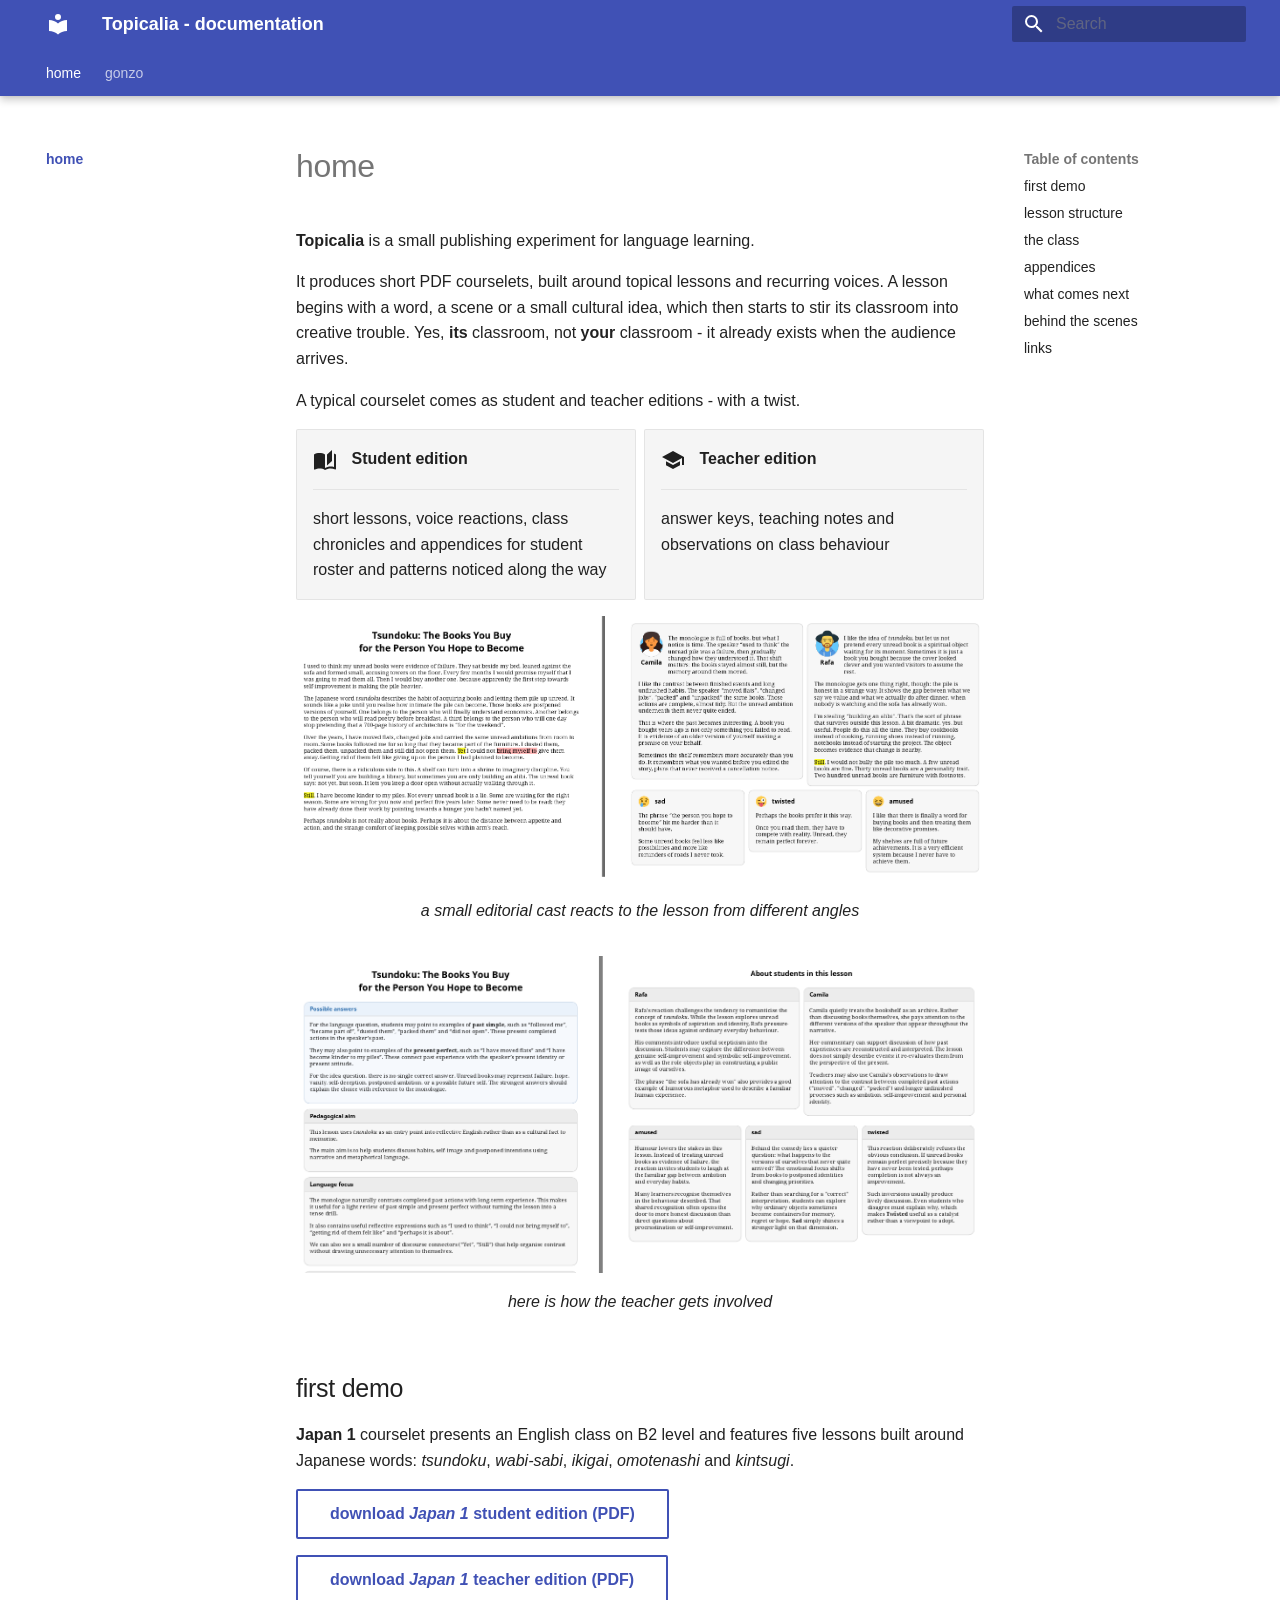
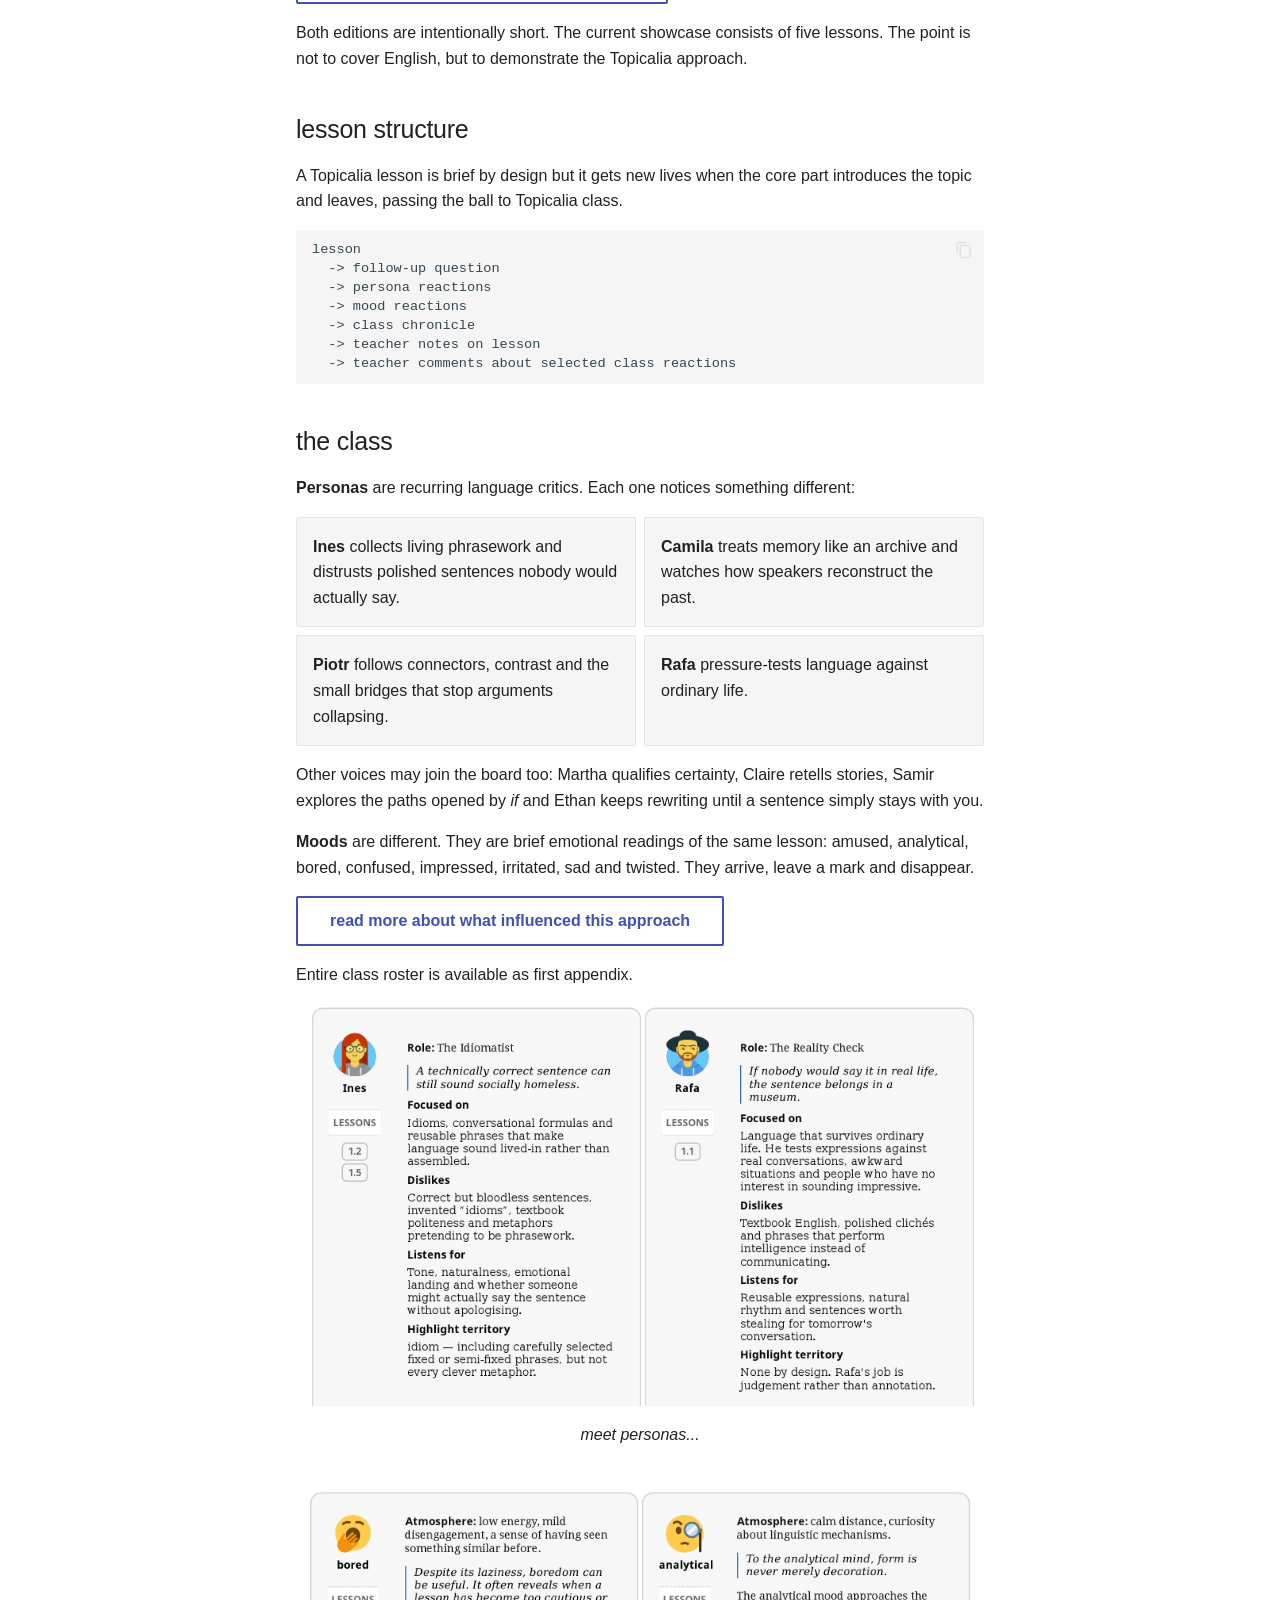
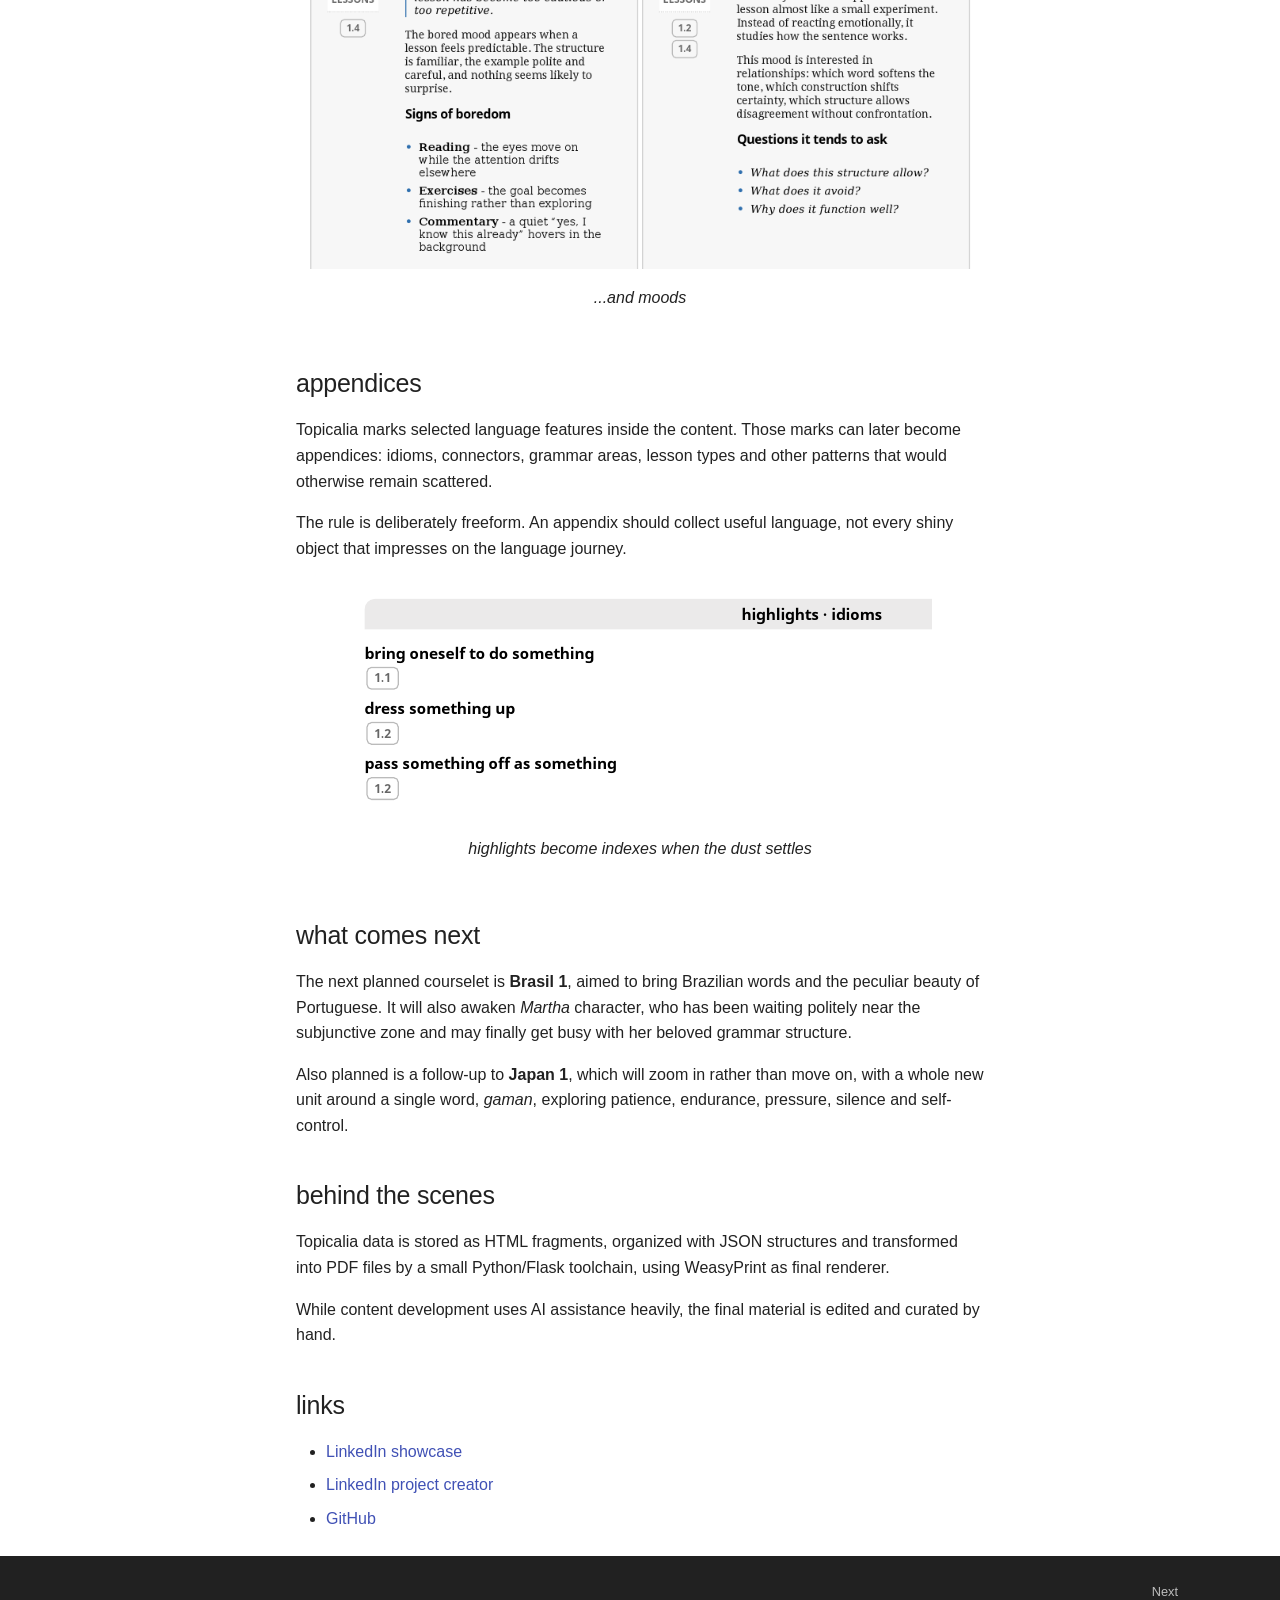
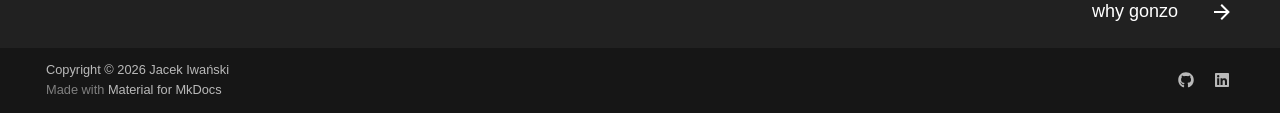
<file: index.html>
<!DOCTYPE html><html lang="en" class="no-js"><head>
    
      <meta charset="utf-8">
      <meta name="viewport" content="width=device-width,initial-scale=1">
      
      
      
      
      
        <link rel="next" href="topicalism/gonzo/">
      
      
        
      
      
      <link rel="icon" href="assets/favicon.svg">
      <meta name="generator" content="mkdocs-1.6.1, mkdocs-material-9.7.1">
    
    
      
        <title>home - Topicalia - documentation</title>
      
    
    
      <link rel="stylesheet" href="assets/stylesheets/main.484c7ddc.min.css">
      
      


    
    
      
    
    
      
    
    
      <link rel="stylesheet" href="assets/extra.css">
    
    <script>__md_scope=new URL(".",location),__md_hash=e=>[...e].reduce(((e,_)=>(e<<5)-e+_.charCodeAt(0)),0),__md_get=(e,_=localStorage,t=__md_scope)=>JSON.parse(_.getItem(t.pathname+"."+e)),__md_set=(e,_,t=localStorage,a=__md_scope)=>{try{t.setItem(a.pathname+"."+e,JSON.stringify(_))}catch(e){}}</script>
    
      

    
    
  <link href="assets/stylesheets/glightbox.min.css" rel="stylesheet"><script src="assets/javascripts/glightbox.min.js"></script><style id="glightbox-style">
            html.glightbox-open { overflow: initial; height: 100%; }
            .gslide-title { margin-top: 0px; user-select: text; }
            .gslide-desc { color: #666; user-select: text; }
            .gslide-image img { background: white; }
            .gscrollbar-fixer { padding-right: 15px; }
            .gdesc-inner { font-size: 0.75rem; }
            body[data-md-color-scheme="slate"] .gdesc-inner { background: var(--md-default-bg-color); }
            body[data-md-color-scheme="slate"] .gslide-title { color: var(--md-default-fg-color); }
            body[data-md-color-scheme="slate"] .gslide-desc { color: var(--md-default-fg-color); }
        </style></head>
  
  
    <body dir="ltr">
  
    
    <input class="md-toggle" data-md-toggle="drawer" type="checkbox" id="__drawer" autocomplete="off">
    <input class="md-toggle" data-md-toggle="search" type="checkbox" id="__search" autocomplete="off">
    <label class="md-overlay" for="__drawer"></label>
    <div data-md-component="skip">
      
        
        <a href="#first-demo" class="md-skip">
          Skip to content
        </a>
      
    </div>
    <div data-md-component="announce">
      
    </div>
    
    
      

  

<header class="md-header md-header--shadow md-header--lifted" data-md-component="header">
  <nav class="md-header__inner md-grid" aria-label="Header">
    <a href="." title="Topicalia - documentation" class="md-header__button md-logo" aria-label="Topicalia - documentation" data-md-component="logo">
      
  
  <svg xmlns="http://www.w3.org/2000/svg" viewBox="0 0 24 24"><path d="M12 8a3 3 0 0 0 3-3 3 3 0 0 0-3-3 3 3 0 0 0-3 3 3 3 0 0 0 3 3m0 3.54C9.64 9.35 6.5 8 3 8v11c3.5 0 6.64 1.35 9 3.54 2.36-2.19 5.5-3.54 9-3.54V8c-3.5 0-6.64 1.35-9 3.54"></path></svg>

    </a>
    <label class="md-header__button md-icon" for="__drawer">
      
      <svg xmlns="http://www.w3.org/2000/svg" viewBox="0 0 24 24"><path d="M3 6h18v2H3zm0 5h18v2H3zm0 5h18v2H3z"></path></svg>
    </label>
    <div class="md-header__title" data-md-component="header-title">
      <div class="md-header__ellipsis">
        <div class="md-header__topic">
          <span class="md-ellipsis">
            Topicalia - documentation
          </span>
        </div>
        <div class="md-header__topic" data-md-component="header-topic">
          <span class="md-ellipsis">
            
              home
            
          </span>
        </div>
      </div>
    </div>
    
    
      <script>var palette=__md_get("__palette");if(palette&&palette.color){if("(prefers-color-scheme)"===palette.color.media){var media=matchMedia("(prefers-color-scheme: light)"),input=document.querySelector(media.matches?"[data-md-color-media='(prefers-color-scheme: light)']":"[data-md-color-media='(prefers-color-scheme: dark)']");palette.color.media=input.getAttribute("data-md-color-media"),palette.color.scheme=input.getAttribute("data-md-color-scheme"),palette.color.primary=input.getAttribute("data-md-color-primary"),palette.color.accent=input.getAttribute("data-md-color-accent")}for(var[key,value]of Object.entries(palette.color))document.body.setAttribute("data-md-color-"+key,value)}</script>
    
    
    
      
      
        <label class="md-header__button md-icon" for="__search">
          
          <svg xmlns="http://www.w3.org/2000/svg" viewBox="0 0 24 24"><path d="M9.5 3A6.5 6.5 0 0 1 16 9.5c0 1.61-.59 3.09-1.56 4.23l.27.27h.79l5 5-1.5 1.5-5-5v-.79l-.27-.27A6.52 6.52 0 0 1 9.5 16 6.5 6.5 0 0 1 3 9.5 6.5 6.5 0 0 1 9.5 3m0 2C7 5 5 7 5 9.5S7 14 9.5 14 14 12 14 9.5 12 5 9.5 5"></path></svg>
        </label>
        <div class="md-search" data-md-component="search" role="dialog">
  <label class="md-search__overlay" for="__search"></label>
  <div class="md-search__inner" role="search">
    <form class="md-search__form" name="search">
      <input type="text" class="md-search__input" name="query" aria-label="Search" placeholder="Search" autocapitalize="off" autocorrect="off" autocomplete="off" spellcheck="false" data-md-component="search-query" required>
      <label class="md-search__icon md-icon" for="__search">
        
        <svg xmlns="http://www.w3.org/2000/svg" viewBox="0 0 24 24"><path d="M9.5 3A6.5 6.5 0 0 1 16 9.5c0 1.61-.59 3.09-1.56 4.23l.27.27h.79l5 5-1.5 1.5-5-5v-.79l-.27-.27A6.52 6.52 0 0 1 9.5 16 6.5 6.5 0 0 1 3 9.5 6.5 6.5 0 0 1 9.5 3m0 2C7 5 5 7 5 9.5S7 14 9.5 14 14 12 14 9.5 12 5 9.5 5"></path></svg>
        
        <svg xmlns="http://www.w3.org/2000/svg" viewBox="0 0 24 24"><path d="M20 11v2H8l5.5 5.5-1.42 1.42L4.16 12l7.92-7.92L13.5 5.5 8 11z"></path></svg>
      </label>
      <nav class="md-search__options" aria-label="Search">
        
        <button type="reset" class="md-search__icon md-icon" title="Clear" aria-label="Clear" tabindex="-1">
          
          <svg xmlns="http://www.w3.org/2000/svg" viewBox="0 0 24 24"><path d="M19 6.41 17.59 5 12 10.59 6.41 5 5 6.41 10.59 12 5 17.59 6.41 19 12 13.41 17.59 19 19 17.59 13.41 12z"></path></svg>
        </button>
      </nav>
      
    </form>
    <div class="md-search__output">
      <div class="md-search__scrollwrap" tabindex="0" data-md-scrollfix>
        <div class="md-search-result" data-md-component="search-result">
          <div class="md-search-result__meta">
            Initializing search
          </div>
          <ol class="md-search-result__list" role="presentation"></ol>
        </div>
      </div>
    </div>
  </div>
</div>
      
    
    
  </nav>
  
    
      
<nav class="md-tabs" aria-label="Tabs" data-md-component="tabs">
  <div class="md-grid">
    <ul class="md-tabs__list">
      
        
  
  
  
    
  
  
    
    
      <li class="md-tabs__item md-tabs__item--active">
        <a href="." class="md-tabs__link">
          
  
  
    
  
  home

        </a>
      </li>
    
  

      
        
  
  
  
  
    
    
      <li class="md-tabs__item">
        <a href="topicalism/gonzo/" class="md-tabs__link">
          
  
  
    
  
  gonzo

        </a>
      </li>
    
  

      
    </ul>
  </div>
</nav>
    
  
</header>
    
    <div class="md-container" data-md-component="container">
      
      
        
      
      <main class="md-main" data-md-component="main">
        <div class="md-main__inner md-grid">
          
            
              
              <div class="md-sidebar md-sidebar--primary" data-md-component="sidebar" data-md-type="navigation">
                <div class="md-sidebar__scrollwrap">
                  <div class="md-sidebar__inner">
                    


  


<nav class="md-nav md-nav--primary md-nav--lifted" aria-label="Navigation" data-md-level="0">
  <label class="md-nav__title" for="__drawer">
    <a href="." title="Topicalia - documentation" class="md-nav__button md-logo" aria-label="Topicalia - documentation" data-md-component="logo">
      
  
  <svg xmlns="http://www.w3.org/2000/svg" viewBox="0 0 24 24"><path d="M12 8a3 3 0 0 0 3-3 3 3 0 0 0-3-3 3 3 0 0 0-3 3 3 3 0 0 0 3 3m0 3.54C9.64 9.35 6.5 8 3 8v11c3.5 0 6.64 1.35 9 3.54 2.36-2.19 5.5-3.54 9-3.54V8c-3.5 0-6.64 1.35-9 3.54"></path></svg>

    </a>
    Topicalia - documentation
  </label>
  
  <ul class="md-nav__list" data-md-scrollfix>
    
      
      
  
  
    
  
  
  
    
    
      
        
          
        
      
    
    
    
      
        
        
      
      
        
      
    
    
      
    
    <li class="md-nav__item md-nav__item--active md-nav__item--section md-nav__item--nested">
      
        
        
        <input class="md-nav__toggle md-toggle " type="checkbox" id="__nav_1" checked>
        
          
          <div class="md-nav__link md-nav__container">
            <a href="." class="md-nav__link md-nav__link--active">
              
  
  
  <span class="md-ellipsis">
    
  
    home
  

    
  </span>
  
  

            </a>
            
          </div>
        
        <nav class="md-nav" data-md-level="1" aria-labelledby="__nav_1_label" aria-expanded="true">
          <label class="md-nav__title" for="__nav_1">
            <span class="md-nav__icon md-icon"></span>
            
  
    home
  

          </label>
          <ul class="md-nav__list" data-md-scrollfix>
            
              
            
          </ul>
        </nav>
      
    </li>
  

    
      
      
  
  
  
  
    
    
      
        
      
    
    
    
      
      
        
      
    
    
      
        
        
      
    
    <li class="md-nav__item md-nav__item--pruned md-nav__item--nested">
      
        
  
  
  
    <a href="topicalism/gonzo/" class="md-nav__link">
      
  
  
  <span class="md-ellipsis">
    
  
    gonzo
  

    
  </span>
  
  

      
        <span class="md-nav__icon md-icon"></span>
      
    </a>
  

      
    </li>
  

    
  </ul>
</nav>
                  </div>
                </div>
              </div>
            
            
              
              <div class="md-sidebar md-sidebar--secondary" data-md-component="sidebar" data-md-type="toc">
                <div class="md-sidebar__scrollwrap">
                  <div class="md-sidebar__inner">
                    

<nav class="md-nav md-nav--secondary" aria-label="Table of contents">
  
  
  
  
    <label class="md-nav__title" for="__toc">
      <span class="md-nav__icon md-icon"></span>
      Table of contents
    </label>
    <ul class="md-nav__list" data-md-component="toc" data-md-scrollfix>
      
        <li class="md-nav__item">
  <a href="#first-demo" class="md-nav__link">
    <span class="md-ellipsis">
      
        first demo
      
    </span>
  </a>
  
</li>
      
        <li class="md-nav__item">
  <a href="#lesson-structure" class="md-nav__link">
    <span class="md-ellipsis">
      
        lesson structure
      
    </span>
  </a>
  
</li>
      
        <li class="md-nav__item">
  <a href="#the-class" class="md-nav__link">
    <span class="md-ellipsis">
      
        the class
      
    </span>
  </a>
  
</li>
      
        <li class="md-nav__item">
  <a href="#appendices" class="md-nav__link">
    <span class="md-ellipsis">
      
        appendices
      
    </span>
  </a>
  
</li>
      
        <li class="md-nav__item">
  <a href="#what-comes-next" class="md-nav__link">
    <span class="md-ellipsis">
      
        what comes next
      
    </span>
  </a>
  
</li>
      
        <li class="md-nav__item">
  <a href="#behind-the-scenes" class="md-nav__link">
    <span class="md-ellipsis">
      
        behind the scenes
      
    </span>
  </a>
  
</li>
      
        <li class="md-nav__item">
  <a href="#links" class="md-nav__link">
    <span class="md-ellipsis">
      
        links
      
    </span>
  </a>
  
</li>
      
    </ul>
  
</nav>
                  </div>
                </div>
              </div>
            
          
          
            <div class="md-content" data-md-component="content">
              
                




              
              <article class="md-content__inner md-typeset">
                
<!-- 
<nav class="top-nav">
  
  
  <a href="topicalism/gonzo/" class="next">why gonzo</a>
  
</nav>
 -->

                  



  <h1>home</h1>

<p><strong>Topicalia</strong> is a small publishing experiment for language learning.</p>
<p>It produces short PDF courselets, built around topical lessons and recurring voices. A lesson begins with a word, a scene or a small cultural idea, which then starts to stir its classroom into creative trouble. Yes, <strong>its</strong> classroom, not <strong>your</strong> classroom - it already exists when the audience arrives.</p>
<p>A typical courselet comes as student and teacher editions - with a twist.</p>
<div class="grid cards">
<ul>
<li>
<p><span class="twemoji lg middle"><svg xmlns="http://www.w3.org/2000/svg" viewBox="0 0 24 24"><path d="m19 2-5 4.5v11l5-4.5zM6.5 5C4.55 5 2.45 5.4 1 6.5v14.66c0 .25.25.5.5.5.1 0 .15-.07.25-.07 1.35-.65 3.3-1.09 4.75-1.09 1.95 0 4.05.4 5.5 1.5 1.35-.85 3.8-1.5 5.5-1.5 1.65 0 3.35.31 4.75 1.06.1.05.15.03.25.03.25 0 .5-.25.5-.5V6.5c-.6-.45-1.25-.75-2-1V19c-1.1-.35-2.3-.5-3.5-.5-1.7 0-4.15.65-5.5 1.5V6.5C10.55 5.4 8.45 5 6.5 5"></path></svg></span> <strong>Student edition</strong></p>
<hr>
<p>short lessons, voice reactions, class chronicles and appendices for student roster and patterns noticed along the way</p>
</li>
<li>
<p><span class="twemoji lg middle"><svg xmlns="http://www.w3.org/2000/svg" viewBox="0 0 24 24"><path d="M12 3 1 9l11 6 9-4.91V17h2V9M5 13.18v4L12 21l7-3.82v-4L12 17z"></path></svg></span> <strong>Teacher edition</strong></p>
<hr>
<p>answer keys, teaching notes and observations on class behaviour</p>
</li>
</ul>
</div>
<figure>
  <a class="glightbox" data-type="image" data-width="100%" data-height="auto" href="assets/screens/japan1-student-edition.png" data-desc-position="bottom"><img alt="Student PDF pages" class="on-glb" src="assets/screens/japan1-student-edition.png"></a>
  <figcaption>a small editorial cast reacts to the lesson from different angles</figcaption>
</figure>
<figure>
  <a class="glightbox" data-type="image" data-width="100%" data-height="auto" href="assets/screens/japan1-teacher-edition.png" data-desc-position="bottom"><img alt="Teacher PDF pages" class="on-glb" src="assets/screens/japan1-teacher-edition.png"></a>
  <figcaption>here is how the teacher gets involved</figcaption>
</figure>
<h2 id="first-demo">first demo<a class="headerlink" href="#first-demo" title="Permanent link">¶</a></h2>
<p><strong>Japan 1</strong> courselet presents an English class on B2 level and features five lessons built around Japanese words: <em>tsundoku</em>, <em>wabi-sabi</em>, <em>ikigai</em>, <em>omotenashi</em> and <em>kintsugi</em>.</p>
<p><a class="md-button" href="https://github.com/jiwanski/topicalia2-notes/releases/download/japan-1-demo/topicalia-japan1-student.pdf">download <em>Japan 1</em> student edition (PDF)</a></p>
<p><a class="md-button" href="https://github.com/jiwanski/topicalia2-notes/releases/download/japan-1-demo/topicalia-japan1-teacher.pdf">download <em>Japan 1</em> teacher edition (PDF)</a></p>
<p>Both editions are intentionally short. The current showcase consists of five lessons. The point is not to cover English, but to demonstrate the Topicalia approach.</p>
<h2 id="lesson-structure">lesson structure<a class="headerlink" href="#lesson-structure" title="Permanent link">¶</a></h2>
<p>A Topicalia lesson is brief by design but it gets new lives when the core part introduces the topic and leaves, passing the ball to Topicalia class.</p>
<div class="language-text highlight"><pre><span></span><code><span id="__span-0-1"><a id="__codelineno-0-1" name="__codelineno-0-1" href="#__codelineno-0-1"></a>lesson
</span><span id="__span-0-2"><a id="__codelineno-0-2" name="__codelineno-0-2" href="#__codelineno-0-2"></a>  -&gt; follow-up question
</span><span id="__span-0-3"><a id="__codelineno-0-3" name="__codelineno-0-3" href="#__codelineno-0-3"></a>  -&gt; persona reactions
</span><span id="__span-0-4"><a id="__codelineno-0-4" name="__codelineno-0-4" href="#__codelineno-0-4"></a>  -&gt; mood reactions
</span><span id="__span-0-5"><a id="__codelineno-0-5" name="__codelineno-0-5" href="#__codelineno-0-5"></a>  -&gt; class chronicle
</span><span id="__span-0-6"><a id="__codelineno-0-6" name="__codelineno-0-6" href="#__codelineno-0-6"></a>  -&gt; teacher notes on lesson
</span><span id="__span-0-7"><a id="__codelineno-0-7" name="__codelineno-0-7" href="#__codelineno-0-7"></a>  -&gt; teacher comments about selected class reactions
</span></code></pre></div>
<h2 id="the-class">the class<a class="headerlink" href="#the-class" title="Permanent link">¶</a></h2>
<p><strong>Personas</strong> are recurring language critics. Each one notices something different:</p>
<div class="grid cards">
<ul>
<li>
<p><strong>Ines</strong>
    collects living phrasework and distrusts polished sentences nobody would actually say.</p>
</li>
<li>
<p><strong>Camila</strong>
    treats memory like an archive and watches how speakers reconstruct the past.</p>
</li>
<li>
<p><strong>Piotr</strong>
    follows connectors, contrast and the small bridges that stop arguments collapsing.</p>
</li>
<li>
<p><strong>Rafa</strong>
    pressure-tests language against ordinary life.</p>
</li>
</ul>
</div>
<p>Other voices may join the board too: Martha qualifies certainty, Claire retells stories, Samir explores the paths opened by <em>if</em> and Ethan keeps rewriting until a sentence simply stays with you.</p>
<p><strong>Moods</strong> are different. They are brief emotional readings of the same lesson: amused, analytical, bored, confused, impressed, irritated, sad and twisted. They arrive, leave a mark and disappear.</p>
<p><a class="md-button" href="topicalism/gonzo/">read more about what influenced this approach</a></p>
<p>Entire class roster is available as first appendix.</p>
<figure>
  <a class="glightbox" data-type="image" data-width="100%" data-height="auto" href="assets/screens/japan1-roster-personas.png" data-desc-position="bottom"><img alt="Teacher PDF pages" class="on-glb" src="assets/screens/japan1-roster-personas.png"></a>
  <figcaption>meet personas...</figcaption>
</figure>
<figure>
  <a class="glightbox" data-type="image" data-width="100%" data-height="auto" href="assets/screens/japan1-roster-moods.png" data-desc-position="bottom"><img alt="Teacher PDF pages" class="on-glb" src="assets/screens/japan1-roster-moods.png"></a>
  <figcaption>...and moods</figcaption>
</figure>
<h2 id="appendices">appendices<a class="headerlink" href="#appendices" title="Permanent link">¶</a></h2>
<p>Topicalia marks selected language features inside the content. Those marks can later become appendices: idioms, connectors, grammar areas, lesson types and other patterns that would otherwise remain scattered.</p>
<p>The rule is deliberately freeform. An appendix should collect useful language, not every shiny object that impresses on the language journey.</p>
<figure>
  <a class="glightbox" data-type="image" data-width="100%" data-height="auto" href="assets/screens/japan1-appendix-highlights.png" data-desc-position="bottom"><img alt="Example appendix page from Japan 1" class="on-glb" src="assets/screens/japan1-appendix-highlights.png"></a>
  <figcaption>highlights become indexes when the dust settles</figcaption>
</figure>
<h2 id="what-comes-next">what comes next<a class="headerlink" href="#what-comes-next" title="Permanent link">¶</a></h2>
<p>The next planned courselet is <strong>Brasil 1</strong>, aimed to bring Brazilian words and the peculiar beauty of Portuguese. It will also awaken <em>Martha</em> character, who has been waiting politely near the subjunctive zone and may finally get busy with her beloved grammar structure.</p>
<p>Also planned is a follow-up to <strong>Japan 1</strong>, which will zoom in rather than move on, with a whole new unit around a single word, <em>gaman</em>, exploring patience, endurance, pressure, silence and self-control.</p>
<h2 id="behind-the-scenes">behind the scenes<a class="headerlink" href="#behind-the-scenes" title="Permanent link">¶</a></h2>
<p>Topicalia data is stored as HTML fragments, organized with JSON structures and transformed into PDF files by a small Python/Flask toolchain, using WeasyPrint as final renderer.</p>
<p>While content development uses AI assistance heavily, the final material is edited and curated by hand.</p>
<h2 id="links">links<a class="headerlink" href="#links" title="Permanent link">¶</a></h2>
<ul>
<li><a href="https://www.linkedin.com/showcase/topicalia/?viewAsMember=true">LinkedIn showcase</a></li>
<li><a href="https://www.linkedin.com/in/jacekiwanski/">LinkedIn project creator</a></li>
<li><a href="https://github.com/jiwanski">GitHub</a></li>
</ul>












                

              </article>
            </div>
          
          
<script>var target=document.getElementById(location.hash.slice(1));target&&target.name&&(target.checked=target.name.startsWith("__tabbed_"))</script>
        </div>
        
          <button type="button" class="md-top md-icon" data-md-component="top" hidden>
  
  <svg xmlns="http://www.w3.org/2000/svg" viewBox="0 0 24 24"><path d="M13 20h-2V8l-5.5 5.5-1.42-1.42L12 4.16l7.92 7.92-1.42 1.42L13 8z"></path></svg>
  Back to top
</button>
        
      </main>
      
        <footer class="md-footer">
  
    
      
      <nav class="md-footer__inner md-grid" aria-label="Footer">
        
        
          
          <a href="topicalism/gonzo/" class="md-footer__link md-footer__link--next" aria-label="Next: why gonzo">
            <div class="md-footer__title">
              <span class="md-footer__direction">
                Next
              </span>
              <div class="md-ellipsis">
                why gonzo
              </div>
            </div>
            <div class="md-footer__button md-icon">
              
              <svg xmlns="http://www.w3.org/2000/svg" viewBox="0 0 24 24"><path d="M4 11v2h12l-5.5 5.5 1.42 1.42L19.84 12l-7.92-7.92L10.5 5.5 16 11z"></path></svg>
            </div>
          </a>
        
      </nav>
    
  
  <div class="md-footer-meta md-typeset">
    <div class="md-footer-meta__inner md-grid">
      <div class="md-copyright">
  
    <div class="md-copyright__highlight">
      Copyright © 2026 Jacek Iwański
    </div>
  
  
    Made with
    <a href="https://squidfunk.github.io/mkdocs-material/" target="_blank" rel="noopener">
      Material for MkDocs
    </a>
  
</div>
      
        
<div class="md-social">
  
    
    
    
    
    <a href="https://github.com/jiwanski" target="_blank" rel="noopener" title="GitHub" class="md-social__link">
      <svg xmlns="http://www.w3.org/2000/svg" viewBox="0 0 512 512"><!--! Font Awesome Free 7.1.0 by @fontawesome - https://fontawesome.com License - https://fontawesome.com/license/free (Icons: CC BY 4.0, Fonts: SIL OFL 1.1, Code: MIT License) Copyright 2025 Fonticons, Inc.--><path d="M173.9 397.4c0 2-2.3 3.6-5.2 3.6-3.3.3-5.6-1.3-5.6-3.6 0-2 2.3-3.6 5.2-3.6 3-.3 5.6 1.3 5.6 3.6m-31.1-4.5c-.7 2 1.3 4.3 4.3 4.9 2.6 1 5.6 0 6.2-2s-1.3-4.3-4.3-5.2c-2.6-.7-5.5.3-6.2 2.3m44.2-1.7c-2.9.7-4.9 2.6-4.6 4.9.3 2 2.9 3.3 5.9 2.6 2.9-.7 4.9-2.6 4.6-4.6-.3-1.9-3-3.2-5.9-2.9M252.8 8C114.1 8 8 113.3 8 252c0 110.9 69.8 205.8 169.5 239.2 12.8 2.3 17.3-5.6 17.3-12.1 0-6.2-.3-40.4-.3-61.4 0 0-70 15-84.7-29.8 0 0-11.4-29.1-27.8-36.6 0 0-22.9-15.7 1.6-15.4 0 0 24.9 2 38.6 25.8 21.9 38.6 58.6 27.5 72.9 20.9 2.3-16 8.8-27.1 16-33.7-55.9-6.2-112.3-14.3-112.3-110.5 0-27.5 7.6-41.3 23.6-58.9-2.6-6.5-11.1-33.3 2.6-67.9 20.9-6.5 69 27 69 27 20-5.6 41.5-8.5 62.8-8.5s42.8 2.9 62.8 8.5c0 0 48.1-33.6 69-27 13.7 34.7 5.2 61.4 2.6 67.9 16 17.7 25.8 31.5 25.8 58.9 0 96.5-58.9 104.2-114.8 110.5 9.2 7.9 17 22.9 17 46.4 0 33.7-.3 75.4-.3 83.6 0 6.5 4.6 14.4 17.3 12.1C436.2 457.8 504 362.9 504 252 504 113.3 391.5 8 252.8 8M105.2 352.9c-1.3 1-1 3.3.7 5.2 1.6 1.6 3.9 2.3 5.2 1 1.3-1 1-3.3-.7-5.2-1.6-1.6-3.9-2.3-5.2-1m-10.8-8.1c-.7 1.3.3 2.9 2.3 3.9 1.6 1 3.6.7 4.3-.7.7-1.3-.3-2.9-2.3-3.9-2-.6-3.6-.3-4.3.7m32.4 35.6c-1.6 1.3-1 4.3 1.3 6.2 2.3 2.3 5.2 2.6 6.5 1 1.3-1.3.7-4.3-1.3-6.2-2.2-2.3-5.2-2.6-6.5-1m-11.4-14.7c-1.6 1-1.6 3.6 0 5.9s4.3 3.3 5.6 2.3c1.6-1.3 1.6-3.9 0-6.2-1.4-2.3-4-3.3-5.6-2"></path></svg>
    </a>
  
    
    
    
    
    <a href="https://www.linkedin.com/in/jacekiwanski/" target="_blank" rel="noopener" title="LinkedIn" class="md-social__link">
      <svg xmlns="http://www.w3.org/2000/svg" viewBox="0 0 448 512"><!--! Font Awesome Free 7.1.0 by @fontawesome - https://fontawesome.com License - https://fontawesome.com/license/free (Icons: CC BY 4.0, Fonts: SIL OFL 1.1, Code: MIT License) Copyright 2025 Fonticons, Inc.--><path d="M416 32H31.9C14.3 32 0 46.5 0 64.3v383.4C0 465.5 14.3 480 31.9 480H416c17.6 0 32-14.5 32-32.3V64.3c0-17.8-14.4-32.3-32-32.3M135.4 416H69V202.2h66.5V416zM102.2 96a38.5 38.5 0 1 1 0 77 38.5 38.5 0 1 1 0-77m282.1 320h-66.4V312c0-24.8-.5-56.7-34.5-56.7-34.6 0-39.9 27-39.9 54.9V416h-66.4V202.2h63.7v29.2h.9c8.9-16.8 30.6-34.5 62.9-34.5 67.2 0 79.7 44.3 79.7 101.9z"></path></svg>
    </a>
  
</div>
      
    </div>
  </div>
</footer>
      
    </div>
    <div class="md-dialog" data-md-component="dialog">
      <div class="md-dialog__inner md-typeset"></div>
    </div>
    
    
    
      
      
      <script id="__config" type="application/json">{"annotate": null, "base": ".", "features": ["navigation.sections", "navigation.indexes", "navigation.path", "navigation.tabs", "navigation.top", "navigation.tabs.sticky", "navigation.footer", "navigation.expand", "navigation.prune", "content.code.copy"], "search": "assets/javascripts/workers/search.2c215733.min.js", "tags": null, "translations": {"clipboard.copied": "Copied to clipboard", "clipboard.copy": "Copy to clipboard", "search.result.more.one": "1 more on this page", "search.result.more.other": "# more on this page", "search.result.none": "No matching documents", "search.result.one": "1 matching document", "search.result.other": "# matching documents", "search.result.placeholder": "Type to start searching", "search.result.term.missing": "Missing", "select.version": "Select version"}, "version": null}</script>
    
    
      <script src="assets/javascripts/bundle.79ae519e.min.js"></script>
      
    
  
<script id="init-glightbox">const lightbox = GLightbox({"touchNavigation": true, "loop": false, "zoomable": true, "draggable": true, "openEffect": "zoom", "closeEffect": "zoom", "slideEffect": "slide"});
document$.subscribe(()=>{ lightbox.reload(); });
</script></body></html>
</file>
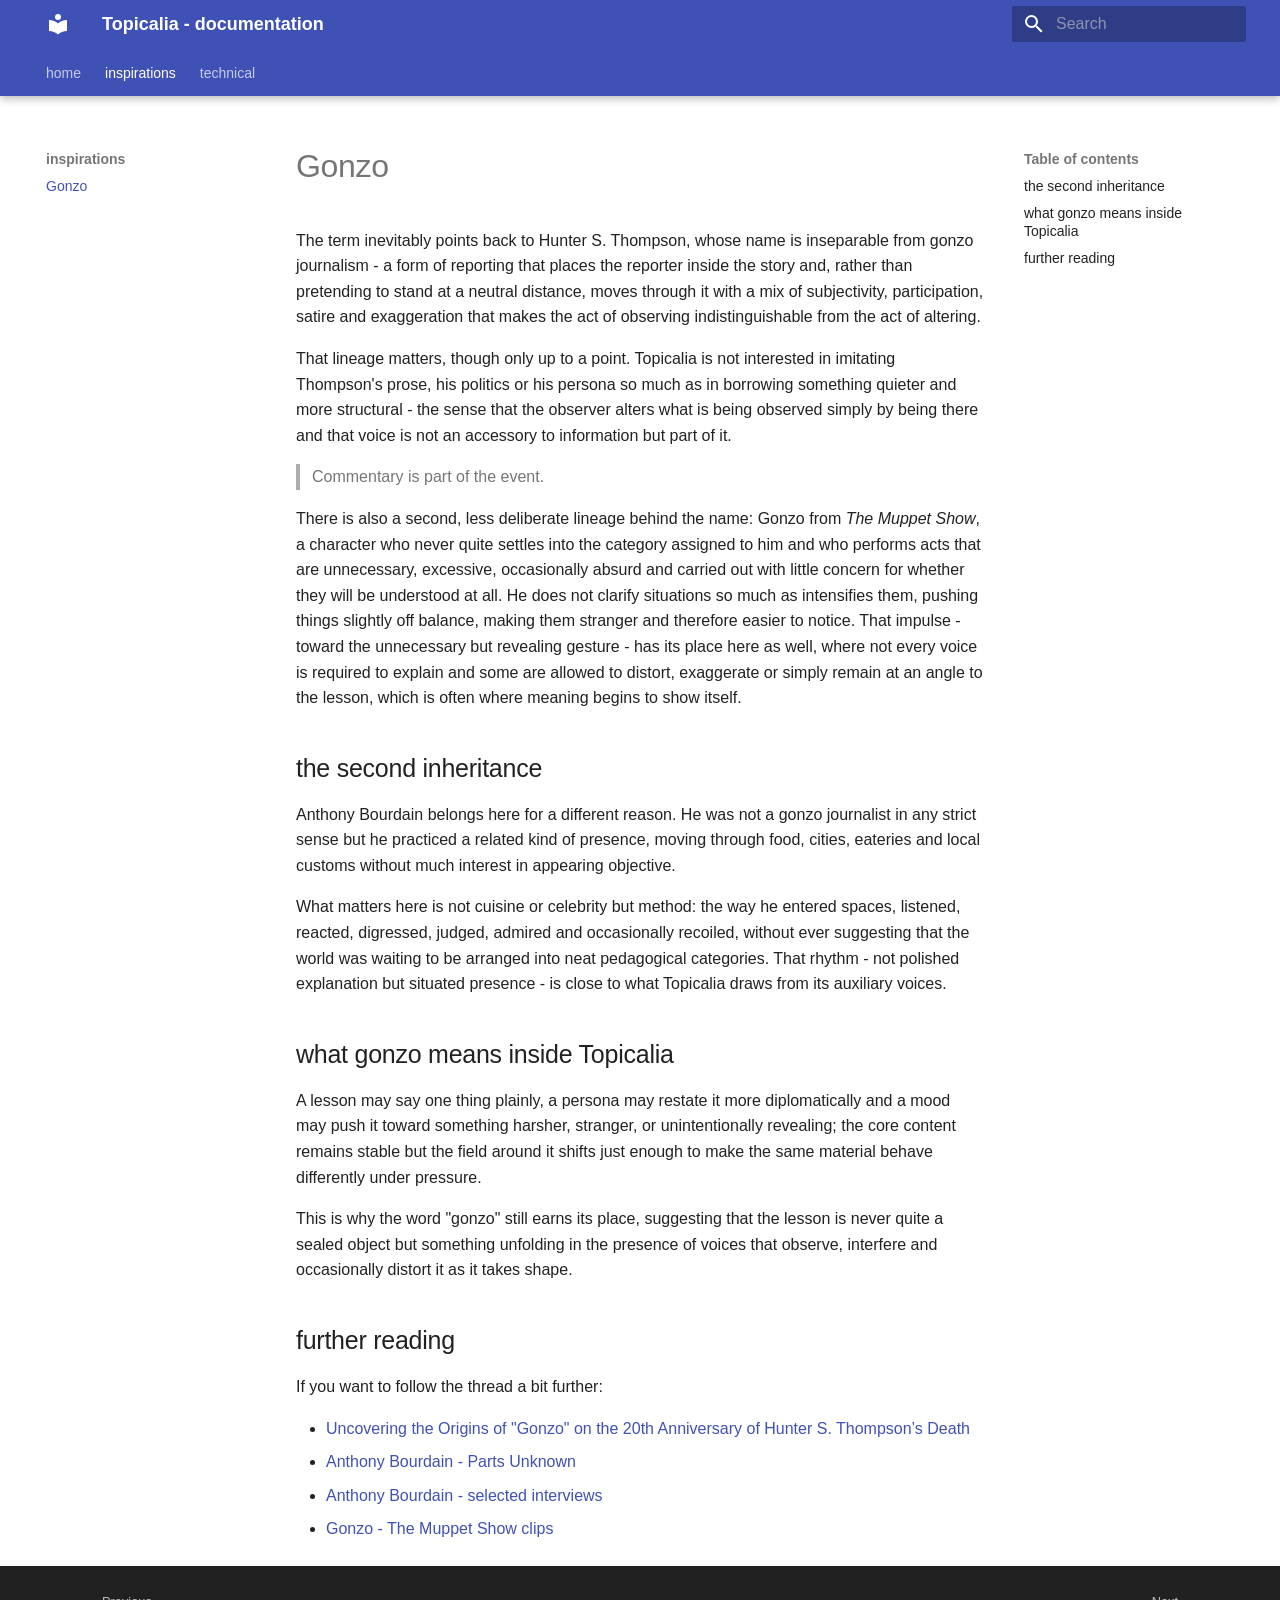
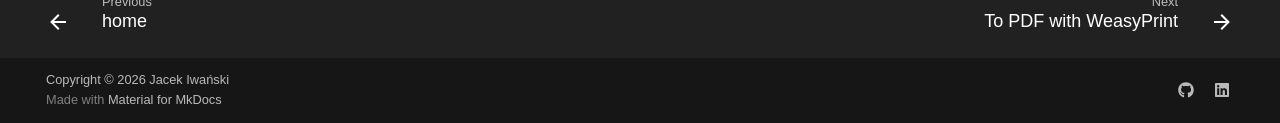
<file: inspirations/gonzo/index.html>
<!DOCTYPE html><html lang="en" class="no-js"><head>
    
      <meta charset="utf-8">
      <meta name="viewport" content="width=device-width,initial-scale=1">
      
      
      
      
        <link rel="prev" href="../..">
      
      
        <link rel="next" href="../../technical/weasyprint/">
      
      
        
      
      
      <link rel="icon" href="../../assets/favicon.svg">
      <meta name="generator" content="mkdocs-1.6.1, mkdocs-material-9.7.6">
    
    
      
        <title>Gonzo - Topicalia - documentation</title>
      
    
    
      <link rel="stylesheet" href="../../assets/stylesheets/main.484c7ddc.min.css">
      
      


    
    
      
    
    
      
    
    
      <link rel="stylesheet" href="../../assets/extra.css">
    
    <script>__md_scope=new URL("../..",location),__md_hash=e=>[...e].reduce(((e,_)=>(e<<5)-e+_.charCodeAt(0)),0),__md_get=(e,_=localStorage,t=__md_scope)=>JSON.parse(_.getItem(t.pathname+"."+e)),__md_set=(e,_,t=localStorage,a=__md_scope)=>{try{t.setItem(a.pathname+"."+e,JSON.stringify(_))}catch(e){}}</script>
    
      

    
    
  <link href="../../assets/stylesheets/glightbox.min.css" rel="stylesheet"><script src="../../assets/javascripts/glightbox.min.js"></script><style id="glightbox-style">
            html.glightbox-open { overflow: initial; height: 100%; }
            .gslide-title { margin-top: 0px; user-select: text; }
            .gslide-desc { color: #666; user-select: text; }
            .gslide-image img { background: white; }
            .gscrollbar-fixer { padding-right: 15px; }
            .gdesc-inner { font-size: 0.75rem; }
            body[data-md-color-scheme="slate"] .gdesc-inner { background: var(--md-default-bg-color); }
            body[data-md-color-scheme="slate"] .gslide-title { color: var(--md-default-fg-color); }
            body[data-md-color-scheme="slate"] .gslide-desc { color: var(--md-default-fg-color); }
        </style></head>
  
  
    <body dir="ltr">
  
    
    <input class="md-toggle" data-md-toggle="drawer" type="checkbox" id="__drawer" autocomplete="off">
    <input class="md-toggle" data-md-toggle="search" type="checkbox" id="__search" autocomplete="off">
    <label class="md-overlay" for="__drawer"></label>
    <div data-md-component="skip">
      
        
        <a href="#the-second-inheritance" class="md-skip">
          Skip to content
        </a>
      
    </div>
    <div data-md-component="announce">
      
    </div>
    
    
      

  

<header class="md-header md-header--shadow md-header--lifted" data-md-component="header">
  <nav class="md-header__inner md-grid" aria-label="Header">
    <a href="../.." title="Topicalia - documentation" class="md-header__button md-logo" aria-label="Topicalia - documentation" data-md-component="logo">
      
  
  <svg xmlns="http://www.w3.org/2000/svg" viewBox="0 0 24 24"><path d="M12 8a3 3 0 0 0 3-3 3 3 0 0 0-3-3 3 3 0 0 0-3 3 3 3 0 0 0 3 3m0 3.54C9.64 9.35 6.5 8 3 8v11c3.5 0 6.64 1.35 9 3.54 2.36-2.19 5.5-3.54 9-3.54V8c-3.5 0-6.64 1.35-9 3.54"></path></svg>

    </a>
    <label class="md-header__button md-icon" for="__drawer">
      
      <svg xmlns="http://www.w3.org/2000/svg" viewBox="0 0 24 24"><path d="M3 6h18v2H3zm0 5h18v2H3zm0 5h18v2H3z"></path></svg>
    </label>
    <div class="md-header__title" data-md-component="header-title">
      <div class="md-header__ellipsis">
        <div class="md-header__topic">
          <span class="md-ellipsis">
            Topicalia - documentation
          </span>
        </div>
        <div class="md-header__topic" data-md-component="header-topic">
          <span class="md-ellipsis">
            
              Gonzo
            
          </span>
        </div>
      </div>
    </div>
    
    
      <script>var palette=__md_get("__palette");if(palette&&palette.color){if("(prefers-color-scheme)"===palette.color.media){var media=matchMedia("(prefers-color-scheme: light)"),input=document.querySelector(media.matches?"[data-md-color-media='(prefers-color-scheme: light)']":"[data-md-color-media='(prefers-color-scheme: dark)']");palette.color.media=input.getAttribute("data-md-color-media"),palette.color.scheme=input.getAttribute("data-md-color-scheme"),palette.color.primary=input.getAttribute("data-md-color-primary"),palette.color.accent=input.getAttribute("data-md-color-accent")}for(var[key,value]of Object.entries(palette.color))document.body.setAttribute("data-md-color-"+key,value)}</script>
    
    
    
      
      
        <label class="md-header__button md-icon" for="__search">
          
          <svg xmlns="http://www.w3.org/2000/svg" viewBox="0 0 24 24"><path d="M9.5 3A6.5 6.5 0 0 1 16 9.5c0 1.61-.59 3.09-1.56 4.23l.27.27h.79l5 5-1.5 1.5-5-5v-.79l-.27-.27A6.52 6.52 0 0 1 9.5 16 6.5 6.5 0 0 1 3 9.5 6.5 6.5 0 0 1 9.5 3m0 2C7 5 5 7 5 9.5S7 14 9.5 14 14 12 14 9.5 12 5 9.5 5"></path></svg>
        </label>
        <div class="md-search" data-md-component="search" role="dialog">
  <label class="md-search__overlay" for="__search"></label>
  <div class="md-search__inner" role="search">
    <form class="md-search__form" name="search">
      <input type="text" class="md-search__input" name="query" aria-label="Search" placeholder="Search" autocapitalize="off" autocorrect="off" autocomplete="off" spellcheck="false" data-md-component="search-query" required>
      <label class="md-search__icon md-icon" for="__search">
        
        <svg xmlns="http://www.w3.org/2000/svg" viewBox="0 0 24 24"><path d="M9.5 3A6.5 6.5 0 0 1 16 9.5c0 1.61-.59 3.09-1.56 4.23l.27.27h.79l5 5-1.5 1.5-5-5v-.79l-.27-.27A6.52 6.52 0 0 1 9.5 16 6.5 6.5 0 0 1 3 9.5 6.5 6.5 0 0 1 9.5 3m0 2C7 5 5 7 5 9.5S7 14 9.5 14 14 12 14 9.5 12 5 9.5 5"></path></svg>
        
        <svg xmlns="http://www.w3.org/2000/svg" viewBox="0 0 24 24"><path d="M20 11v2H8l5.5 5.5-1.42 1.42L4.16 12l7.92-7.92L13.5 5.5 8 11z"></path></svg>
      </label>
      <nav class="md-search__options" aria-label="Search">
        
        <button type="reset" class="md-search__icon md-icon" title="Clear" aria-label="Clear" tabindex="-1">
          
          <svg xmlns="http://www.w3.org/2000/svg" viewBox="0 0 24 24"><path d="M19 6.41 17.59 5 12 10.59 6.41 5 5 6.41 10.59 12 5 17.59 6.41 19 12 13.41 17.59 19 19 17.59 13.41 12z"></path></svg>
        </button>
      </nav>
      
    </form>
    <div class="md-search__output">
      <div class="md-search__scrollwrap" tabindex="0" data-md-scrollfix>
        <div class="md-search-result" data-md-component="search-result">
          <div class="md-search-result__meta">
            Initializing search
          </div>
          <ol class="md-search-result__list" role="presentation"></ol>
        </div>
      </div>
    </div>
  </div>
</div>
      
    
    
  </nav>
  
    
      
<nav class="md-tabs" aria-label="Tabs" data-md-component="tabs">
  <div class="md-grid">
    <ul class="md-tabs__list">
      
        
  
  
  
  
    
    
      <li class="md-tabs__item">
        <a href="../.." class="md-tabs__link">
          
  
  
    
  
  home

        </a>
      </li>
    
  

      
        
  
  
  
    
  
  
    
    
      <li class="md-tabs__item md-tabs__item--active">
        <a href="./" class="md-tabs__link">
          
  
  
    
  
  inspirations

        </a>
      </li>
    
  

      
        
  
  
  
  
    
    
      <li class="md-tabs__item">
        <a href="../../technical/weasyprint/" class="md-tabs__link">
          
  
  
    
  
  technical

        </a>
      </li>
    
  

      
    </ul>
  </div>
</nav>
    
  
</header>
    
    <div class="md-container" data-md-component="container">
      
      
        
      
      <main class="md-main" data-md-component="main">
        <div class="md-main__inner md-grid">
          
            
              
              <div class="md-sidebar md-sidebar--primary" data-md-component="sidebar" data-md-type="navigation">
                <div class="md-sidebar__scrollwrap">
                  <div class="md-sidebar__inner">
                    


  


<nav class="md-nav md-nav--primary md-nav--lifted" aria-label="Navigation" data-md-level="0">
  <label class="md-nav__title" for="__drawer">
    <a href="../.." title="Topicalia - documentation" class="md-nav__button md-logo" aria-label="Topicalia - documentation" data-md-component="logo">
      
  
  <svg xmlns="http://www.w3.org/2000/svg" viewBox="0 0 24 24"><path d="M12 8a3 3 0 0 0 3-3 3 3 0 0 0-3-3 3 3 0 0 0-3 3 3 3 0 0 0 3 3m0 3.54C9.64 9.35 6.5 8 3 8v11c3.5 0 6.64 1.35 9 3.54 2.36-2.19 5.5-3.54 9-3.54V8c-3.5 0-6.64 1.35-9 3.54"></path></svg>

    </a>
    Topicalia - documentation
  </label>
  
  <ul class="md-nav__list" data-md-scrollfix>
    
      
      
  
  
  
  
    
    
      
        
          
        
      
    
    
    
      
      
        
      
    
    
      
        
        
      
    
    <li class="md-nav__item md-nav__item--pruned md-nav__item--nested">
      
        
  
  
  
    <a href="../.." class="md-nav__link">
      
  
  
  <span class="md-ellipsis">
    
  
    home
  

    
  </span>
  
  

      
        <span class="md-nav__icon md-icon"></span>
      
    </a>
  

      
    </li>
  

    
      
      
  
  
    
  
  
  
    
    
      
        
      
    
    
    
      
        
        
      
      
        
      
    
    
      
    
    <li class="md-nav__item md-nav__item--active md-nav__item--section md-nav__item--nested">
      
        
        
        <input class="md-nav__toggle md-toggle " type="checkbox" id="__nav_2" checked>
        
          
          <label class="md-nav__link" for="__nav_2" id="__nav_2_label" tabindex="">
            
  
  
  <span class="md-ellipsis">
    
  
    inspirations
  

    
  </span>
  
  

            <span class="md-nav__icon md-icon"></span>
          </label>
        
        <nav class="md-nav" data-md-level="1" aria-labelledby="__nav_2_label" aria-expanded="true">
          <label class="md-nav__title" for="__nav_2">
            <span class="md-nav__icon md-icon"></span>
            
  
    inspirations
  

          </label>
          <ul class="md-nav__list" data-md-scrollfix>
            
              
                
  
  
    
  
  
  
    <li class="md-nav__item md-nav__item--active">
      
      <input class="md-nav__toggle md-toggle" type="checkbox" id="__toc">
      
      
      
        <label class="md-nav__link md-nav__link--active" for="__toc">
          
  
  
  <span class="md-ellipsis">
    
  
    Gonzo
  

    
  </span>
  
  

          <span class="md-nav__icon md-icon"></span>
        </label>
      
      <a href="./" class="md-nav__link md-nav__link--active">
        
  
  
  <span class="md-ellipsis">
    
  
    Gonzo
  

    
  </span>
  
  

      </a>
      
        

<nav class="md-nav md-nav--secondary" aria-label="Table of contents">
  
  
  
  
    <label class="md-nav__title" for="__toc">
      <span class="md-nav__icon md-icon"></span>
      Table of contents
    </label>
    <ul class="md-nav__list" data-md-component="toc" data-md-scrollfix>
      
        <li class="md-nav__item">
  <a href="#the-second-inheritance" class="md-nav__link">
    <span class="md-ellipsis">
      
        the second inheritance
      
    </span>
  </a>
  
</li>
      
        <li class="md-nav__item">
  <a href="#what-gonzo-means-inside-topicalia" class="md-nav__link">
    <span class="md-ellipsis">
      
        what gonzo means inside Topicalia
      
    </span>
  </a>
  
</li>
      
        <li class="md-nav__item">
  <a href="#further-reading" class="md-nav__link">
    <span class="md-ellipsis">
      
        further reading
      
    </span>
  </a>
  
</li>
      
    </ul>
  
</nav>
      
    </li>
  

              
            
          </ul>
        </nav>
      
    </li>
  

    
      
      
  
  
  
  
    
    
      
        
      
    
    
    
      
      
        
      
    
    
      
        
        
      
    
    <li class="md-nav__item md-nav__item--pruned md-nav__item--nested">
      
        
  
  
  
    <a href="../../technical/weasyprint/" class="md-nav__link">
      
  
  
  <span class="md-ellipsis">
    
  
    technical
  

    
  </span>
  
  

      
        <span class="md-nav__icon md-icon"></span>
      
    </a>
  

      
    </li>
  

    
  </ul>
</nav>
                  </div>
                </div>
              </div>
            
            
              
              <div class="md-sidebar md-sidebar--secondary" data-md-component="sidebar" data-md-type="toc">
                <div class="md-sidebar__scrollwrap">
                  <div class="md-sidebar__inner">
                    

<nav class="md-nav md-nav--secondary" aria-label="Table of contents">
  
  
  
  
    <label class="md-nav__title" for="__toc">
      <span class="md-nav__icon md-icon"></span>
      Table of contents
    </label>
    <ul class="md-nav__list" data-md-component="toc" data-md-scrollfix>
      
        <li class="md-nav__item">
  <a href="#the-second-inheritance" class="md-nav__link">
    <span class="md-ellipsis">
      
        the second inheritance
      
    </span>
  </a>
  
</li>
      
        <li class="md-nav__item">
  <a href="#what-gonzo-means-inside-topicalia" class="md-nav__link">
    <span class="md-ellipsis">
      
        what gonzo means inside Topicalia
      
    </span>
  </a>
  
</li>
      
        <li class="md-nav__item">
  <a href="#further-reading" class="md-nav__link">
    <span class="md-ellipsis">
      
        further reading
      
    </span>
  </a>
  
</li>
      
    </ul>
  
</nav>
                  </div>
                </div>
              </div>
            
          
          
            <div class="md-content" data-md-component="content">
              
                




              
              <article class="md-content__inner md-typeset">
                
<!-- 
<nav class="top-nav">
  
  <a href="../.." class="prev">home</a>
  
  
  <a href="../../technical/weasyprint/" class="next">To PDF with WeasyPrint</a>
  
</nav>
 -->

                  



  <h1>Gonzo</h1>

<p>The term inevitably points back to Hunter S. Thompson, whose name is inseparable from gonzo journalism - a form of reporting that places the reporter inside the story and, rather than pretending to stand at a neutral distance, moves through it with a mix of subjectivity, participation, satire and exaggeration that makes the act of observing indistinguishable from the act of altering.</p>
<p>That lineage matters, though only up to a point. Topicalia is not interested in imitating Thompson's prose, his politics or his persona so much as in borrowing something quieter and more structural - the sense that the observer alters what is being observed simply by being there and that voice is not an accessory to information but part of it.</p>
<blockquote>
<p>Commentary is part of the event.</p>
</blockquote>
<p>There is also a second, less deliberate lineage behind the name: Gonzo from <em>The Muppet Show</em>, a character who never quite settles into the category assigned to him and who performs acts that are unnecessary, excessive, occasionally absurd and carried out with little concern for whether they will be understood at all. He does not clarify situations so much as intensifies them, pushing things slightly off balance, making them stranger and therefore easier to notice. That impulse - toward the unnecessary but revealing gesture - has its place here as well, where not every voice is required to explain and some are allowed to distort, exaggerate or simply remain at an angle to the lesson, which is often where meaning begins to show itself.</p>
<h2 id="the-second-inheritance">the second inheritance<a class="headerlink" href="#the-second-inheritance" title="Permanent link">¶</a></h2>
<p>Anthony Bourdain belongs here for a different reason. He was not a gonzo journalist in any strict sense but he practiced a related kind of presence, moving through food, cities, eateries and local customs without much interest in appearing objective.</p>
<p>What matters here is not cuisine or celebrity but method: the way he entered spaces, listened, reacted, digressed, judged, admired and occasionally recoiled, without ever suggesting that the world was waiting to be arranged into neat pedagogical categories. That rhythm - not polished explanation but situated presence - is close to what Topicalia draws from its auxiliary voices.</p>
<h2 id="what-gonzo-means-inside-topicalia">what gonzo means inside Topicalia<a class="headerlink" href="#what-gonzo-means-inside-topicalia" title="Permanent link">¶</a></h2>
<p>A lesson may say one thing plainly, a persona may restate it more diplomatically and a mood may push it toward something harsher, stranger, or unintentionally revealing; the core content remains stable but the field around it shifts just enough to make the same material behave differently under pressure.</p>
<p>This is why the word "gonzo" still earns its place, suggesting that the lesson is never quite a sealed object but something unfolding in the presence of voices that observe, interfere and occasionally distort it as it takes shape.</p>
<h2 id="further-reading">further reading<a class="headerlink" href="#further-reading" title="Permanent link">¶</a></h2>
<p>If you want to follow the thread a bit further:</p>
<ul>
<li><a href="https://beatdom.substack.com/p/uncovering-the-origins-of-gonzo-on">Uncovering the Origins of "Gonzo" on the 20th Anniversary of Hunter S. Thompson’s Death</a></li>
<li><a href="https://explorepartsunknown.com/">Anthony Bourdain - Parts Unknown</a></li>
<li><a href="https://www.youtube.com/results?search_query=anthony+bourdain+interview">Anthony Bourdain - selected interviews</a></li>
<li><a href="https://www.youtube.com/results?search_query=gonzo+muppet+show">Gonzo - The Muppet Show clips</a></li>
</ul>












                

              </article>
            </div>
          
          
<script>var target=document.getElementById(location.hash.slice(1));target&&target.name&&(target.checked=target.name.startsWith("__tabbed_"))</script>
        </div>
        
          <button type="button" class="md-top md-icon" data-md-component="top" hidden>
  
  <svg xmlns="http://www.w3.org/2000/svg" viewBox="0 0 24 24"><path d="M13 20h-2V8l-5.5 5.5-1.42-1.42L12 4.16l7.92 7.92-1.42 1.42L13 8z"></path></svg>
  Back to top
</button>
        
      </main>
      
        <footer class="md-footer">
  
    
      
      <nav class="md-footer__inner md-grid" aria-label="Footer">
        
          
          <a href="../.." class="md-footer__link md-footer__link--prev" aria-label="Previous: home">
            <div class="md-footer__button md-icon">
              
              <svg xmlns="http://www.w3.org/2000/svg" viewBox="0 0 24 24"><path d="M20 11v2H8l5.5 5.5-1.42 1.42L4.16 12l7.92-7.92L13.5 5.5 8 11z"></path></svg>
            </div>
            <div class="md-footer__title">
              <span class="md-footer__direction">
                Previous
              </span>
              <div class="md-ellipsis">
                home
              </div>
            </div>
          </a>
        
        
          
          <a href="../../technical/weasyprint/" class="md-footer__link md-footer__link--next" aria-label="Next: To PDF with WeasyPrint">
            <div class="md-footer__title">
              <span class="md-footer__direction">
                Next
              </span>
              <div class="md-ellipsis">
                To PDF with WeasyPrint
              </div>
            </div>
            <div class="md-footer__button md-icon">
              
              <svg xmlns="http://www.w3.org/2000/svg" viewBox="0 0 24 24"><path d="M4 11v2h12l-5.5 5.5 1.42 1.42L19.84 12l-7.92-7.92L10.5 5.5 16 11z"></path></svg>
            </div>
          </a>
        
      </nav>
    
  
  <div class="md-footer-meta md-typeset">
    <div class="md-footer-meta__inner md-grid">
      <div class="md-copyright">
  
    <div class="md-copyright__highlight">
      Copyright © 2026 Jacek Iwański
    </div>
  
  
    Made with
    <a href="https://squidfunk.github.io/mkdocs-material/" target="_blank" rel="noopener">
      Material for MkDocs
    </a>
  
</div>
      
        
<div class="md-social">
  
    
    
    
    
    <a href="https://github.com/jiwanski" target="_blank" rel="noopener" title="GitHub" class="md-social__link">
      <svg xmlns="http://www.w3.org/2000/svg" viewBox="0 0 512 512"><!--! Font Awesome Free 7.1.0 by @fontawesome - https://fontawesome.com License - https://fontawesome.com/license/free (Icons: CC BY 4.0, Fonts: SIL OFL 1.1, Code: MIT License) Copyright 2025 Fonticons, Inc.--><path d="M173.9 397.4c0 2-2.3 3.6-5.2 3.6-3.3.3-5.6-1.3-5.6-3.6 0-2 2.3-3.6 5.2-3.6 3-.3 5.6 1.3 5.6 3.6m-31.1-4.5c-.7 2 1.3 4.3 4.3 4.9 2.6 1 5.6 0 6.2-2s-1.3-4.3-4.3-5.2c-2.6-.7-5.5.3-6.2 2.3m44.2-1.7c-2.9.7-4.9 2.6-4.6 4.9.3 2 2.9 3.3 5.9 2.6 2.9-.7 4.9-2.6 4.6-4.6-.3-1.9-3-3.2-5.9-2.9M252.8 8C114.1 8 8 113.3 8 252c0 110.9 69.8 205.8 169.5 239.2 12.8 2.3 17.3-5.6 17.3-12.1 0-6.2-.3-40.4-.3-61.4 0 0-70 15-84.7-29.8 0 0-11.4-29.1-27.8-36.6 0 0-22.9-15.7 1.6-15.4 0 0 24.9 2 38.6 25.8 21.9 38.6 58.6 27.5 72.9 20.9 2.3-16 8.8-27.1 16-33.7-55.9-6.2-112.3-14.3-112.3-110.5 0-27.5 7.6-41.3 23.6-58.9-2.6-6.5-11.1-33.3 2.6-67.9 20.9-6.5 69 27 69 27 20-5.6 41.5-8.5 62.8-8.5s42.8 2.9 62.8 8.5c0 0 48.1-33.6 69-27 13.7 34.7 5.2 61.4 2.6 67.9 16 17.7 25.8 31.5 25.8 58.9 0 96.5-58.9 104.2-114.8 110.5 9.2 7.9 17 22.9 17 46.4 0 33.7-.3 75.4-.3 83.6 0 6.5 4.6 14.4 17.3 12.1C436.2 457.8 504 362.9 504 252 504 113.3 391.5 8 252.8 8M105.2 352.9c-1.3 1-1 3.3.7 5.2 1.6 1.6 3.9 2.3 5.2 1 1.3-1 1-3.3-.7-5.2-1.6-1.6-3.9-2.3-5.2-1m-10.8-8.1c-.7 1.3.3 2.9 2.3 3.9 1.6 1 3.6.7 4.3-.7.7-1.3-.3-2.9-2.3-3.9-2-.6-3.6-.3-4.3.7m32.4 35.6c-1.6 1.3-1 4.3 1.3 6.2 2.3 2.3 5.2 2.6 6.5 1 1.3-1.3.7-4.3-1.3-6.2-2.2-2.3-5.2-2.6-6.5-1m-11.4-14.7c-1.6 1-1.6 3.6 0 5.9s4.3 3.3 5.6 2.3c1.6-1.3 1.6-3.9 0-6.2-1.4-2.3-4-3.3-5.6-2"></path></svg>
    </a>
  
    
    
    
    
    <a href="https://www.linkedin.com/in/jacekiwanski/" target="_blank" rel="noopener" title="LinkedIn" class="md-social__link">
      <svg xmlns="http://www.w3.org/2000/svg" viewBox="0 0 448 512"><!--! Font Awesome Free 7.1.0 by @fontawesome - https://fontawesome.com License - https://fontawesome.com/license/free (Icons: CC BY 4.0, Fonts: SIL OFL 1.1, Code: MIT License) Copyright 2025 Fonticons, Inc.--><path d="M416 32H31.9C14.3 32 0 46.5 0 64.3v383.4C0 465.5 14.3 480 31.9 480H416c17.6 0 32-14.5 32-32.3V64.3c0-17.8-14.4-32.3-32-32.3M135.4 416H69V202.2h66.5V416zM102.2 96a38.5 38.5 0 1 1 0 77 38.5 38.5 0 1 1 0-77m282.1 320h-66.4V312c0-24.8-.5-56.7-34.5-56.7-34.6 0-39.9 27-39.9 54.9V416h-66.4V202.2h63.7v29.2h.9c8.9-16.8 30.6-34.5 62.9-34.5 67.2 0 79.7 44.3 79.7 101.9z"></path></svg>
    </a>
  
</div>
      
    </div>
  </div>
</footer>
      
    </div>
    <div class="md-dialog" data-md-component="dialog">
      <div class="md-dialog__inner md-typeset"></div>
    </div>
    
    
    
      
      
      <script id="__config" type="application/json">{"annotate": null, "base": "../..", "features": ["navigation.sections", "navigation.indexes", "navigation.path", "navigation.tabs", "navigation.top", "navigation.tabs.sticky", "navigation.footer", "navigation.expand", "navigation.prune", "content.code.copy"], "search": "../../assets/javascripts/workers/search.2c215733.min.js", "tags": null, "translations": {"clipboard.copied": "Copied to clipboard", "clipboard.copy": "Copy to clipboard", "search.result.more.one": "1 more on this page", "search.result.more.other": "# more on this page", "search.result.none": "No matching documents", "search.result.one": "1 matching document", "search.result.other": "# matching documents", "search.result.placeholder": "Type to start searching", "search.result.term.missing": "Missing", "select.version": "Select version"}, "version": null}</script>
    
    
      <script src="../../assets/javascripts/bundle.79ae519e.min.js"></script>
      
    
  
<script id="init-glightbox">const lightbox = GLightbox({"touchNavigation": true, "loop": false, "zoomable": true, "draggable": true, "openEffect": "zoom", "closeEffect": "zoom", "slideEffect": "slide"});
document$.subscribe(()=>{ lightbox.reload(); });
</script></body></html>
</file>
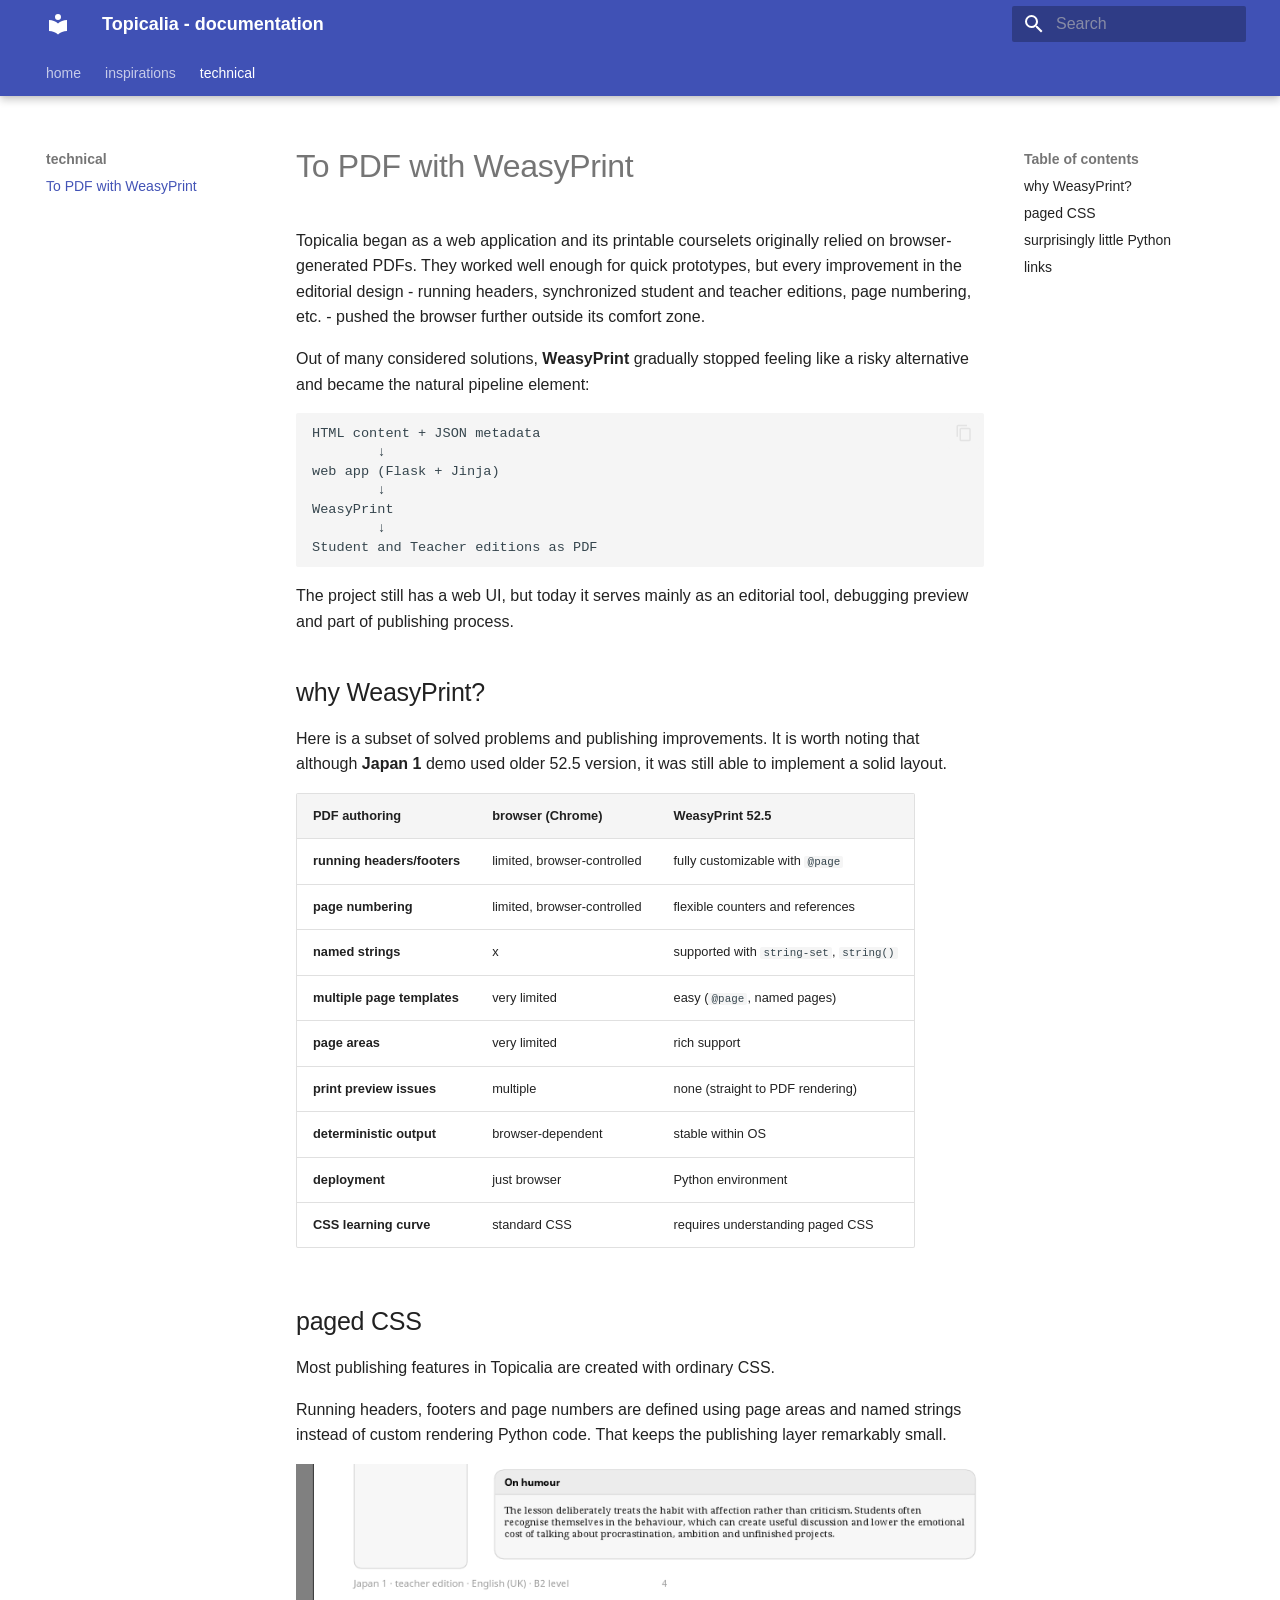
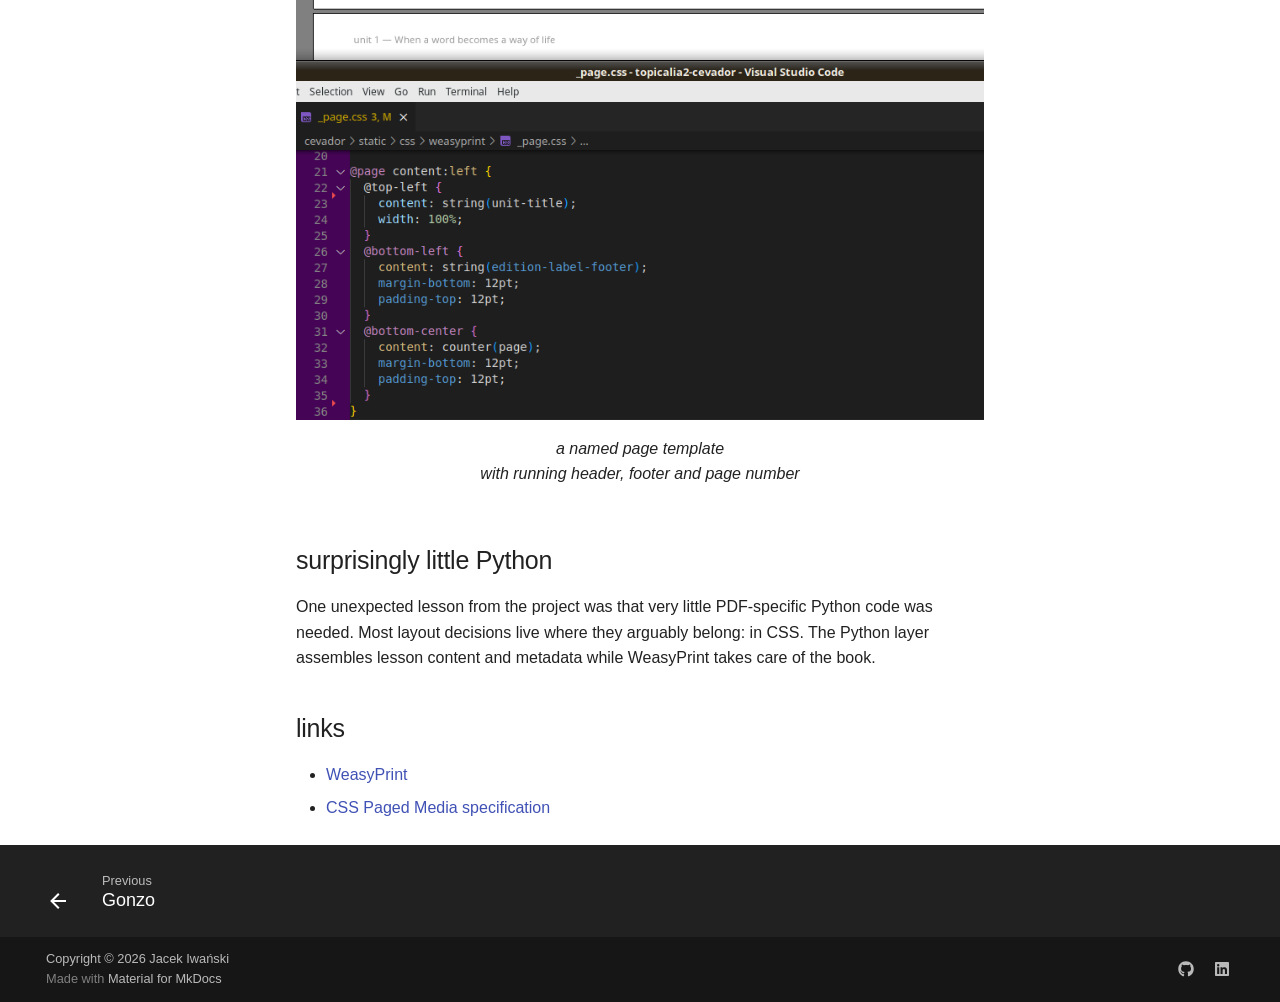
<file: technical/weasyprint/index.html>
<!DOCTYPE html><html lang="en" class="no-js"><head>
    
      <meta charset="utf-8">
      <meta name="viewport" content="width=device-width,initial-scale=1">
      
      
      
      
        <link rel="prev" href="../../inspirations/gonzo/">
      
      
      
        
      
      
      <link rel="icon" href="../../assets/favicon.svg">
      <meta name="generator" content="mkdocs-1.6.1, mkdocs-material-9.7.6">
    
    
      
        <title>To PDF with WeasyPrint - Topicalia - documentation</title>
      
    
    
      <link rel="stylesheet" href="../../assets/stylesheets/main.484c7ddc.min.css">
      
      


    
    
      
    
    
      
    
    
      <link rel="stylesheet" href="../../assets/extra.css">
    
    <script>__md_scope=new URL("../..",location),__md_hash=e=>[...e].reduce(((e,_)=>(e<<5)-e+_.charCodeAt(0)),0),__md_get=(e,_=localStorage,t=__md_scope)=>JSON.parse(_.getItem(t.pathname+"."+e)),__md_set=(e,_,t=localStorage,a=__md_scope)=>{try{t.setItem(a.pathname+"."+e,JSON.stringify(_))}catch(e){}}</script>
    
      

    
    
  <link href="../../assets/stylesheets/glightbox.min.css" rel="stylesheet"><script src="../../assets/javascripts/glightbox.min.js"></script><style id="glightbox-style">
            html.glightbox-open { overflow: initial; height: 100%; }
            .gslide-title { margin-top: 0px; user-select: text; }
            .gslide-desc { color: #666; user-select: text; }
            .gslide-image img { background: white; }
            .gscrollbar-fixer { padding-right: 15px; }
            .gdesc-inner { font-size: 0.75rem; }
            body[data-md-color-scheme="slate"] .gdesc-inner { background: var(--md-default-bg-color); }
            body[data-md-color-scheme="slate"] .gslide-title { color: var(--md-default-fg-color); }
            body[data-md-color-scheme="slate"] .gslide-desc { color: var(--md-default-fg-color); }
        </style></head>
  
  
    <body dir="ltr">
  
    
    <input class="md-toggle" data-md-toggle="drawer" type="checkbox" id="__drawer" autocomplete="off">
    <input class="md-toggle" data-md-toggle="search" type="checkbox" id="__search" autocomplete="off">
    <label class="md-overlay" for="__drawer"></label>
    <div data-md-component="skip">
      
        
        <a href="#to-pdf-with-weasyprint" class="md-skip">
          Skip to content
        </a>
      
    </div>
    <div data-md-component="announce">
      
    </div>
    
    
      

  

<header class="md-header md-header--shadow md-header--lifted" data-md-component="header">
  <nav class="md-header__inner md-grid" aria-label="Header">
    <a href="../.." title="Topicalia - documentation" class="md-header__button md-logo" aria-label="Topicalia - documentation" data-md-component="logo">
      
  
  <svg xmlns="http://www.w3.org/2000/svg" viewBox="0 0 24 24"><path d="M12 8a3 3 0 0 0 3-3 3 3 0 0 0-3-3 3 3 0 0 0-3 3 3 3 0 0 0 3 3m0 3.54C9.64 9.35 6.5 8 3 8v11c3.5 0 6.64 1.35 9 3.54 2.36-2.19 5.5-3.54 9-3.54V8c-3.5 0-6.64 1.35-9 3.54"></path></svg>

    </a>
    <label class="md-header__button md-icon" for="__drawer">
      
      <svg xmlns="http://www.w3.org/2000/svg" viewBox="0 0 24 24"><path d="M3 6h18v2H3zm0 5h18v2H3zm0 5h18v2H3z"></path></svg>
    </label>
    <div class="md-header__title" data-md-component="header-title">
      <div class="md-header__ellipsis">
        <div class="md-header__topic">
          <span class="md-ellipsis">
            Topicalia - documentation
          </span>
        </div>
        <div class="md-header__topic" data-md-component="header-topic">
          <span class="md-ellipsis">
            
              To PDF with WeasyPrint
            
          </span>
        </div>
      </div>
    </div>
    
    
      <script>var palette=__md_get("__palette");if(palette&&palette.color){if("(prefers-color-scheme)"===palette.color.media){var media=matchMedia("(prefers-color-scheme: light)"),input=document.querySelector(media.matches?"[data-md-color-media='(prefers-color-scheme: light)']":"[data-md-color-media='(prefers-color-scheme: dark)']");palette.color.media=input.getAttribute("data-md-color-media"),palette.color.scheme=input.getAttribute("data-md-color-scheme"),palette.color.primary=input.getAttribute("data-md-color-primary"),palette.color.accent=input.getAttribute("data-md-color-accent")}for(var[key,value]of Object.entries(palette.color))document.body.setAttribute("data-md-color-"+key,value)}</script>
    
    
    
      
      
        <label class="md-header__button md-icon" for="__search">
          
          <svg xmlns="http://www.w3.org/2000/svg" viewBox="0 0 24 24"><path d="M9.5 3A6.5 6.5 0 0 1 16 9.5c0 1.61-.59 3.09-1.56 4.23l.27.27h.79l5 5-1.5 1.5-5-5v-.79l-.27-.27A6.52 6.52 0 0 1 9.5 16 6.5 6.5 0 0 1 3 9.5 6.5 6.5 0 0 1 9.5 3m0 2C7 5 5 7 5 9.5S7 14 9.5 14 14 12 14 9.5 12 5 9.5 5"></path></svg>
        </label>
        <div class="md-search" data-md-component="search" role="dialog">
  <label class="md-search__overlay" for="__search"></label>
  <div class="md-search__inner" role="search">
    <form class="md-search__form" name="search">
      <input type="text" class="md-search__input" name="query" aria-label="Search" placeholder="Search" autocapitalize="off" autocorrect="off" autocomplete="off" spellcheck="false" data-md-component="search-query" required>
      <label class="md-search__icon md-icon" for="__search">
        
        <svg xmlns="http://www.w3.org/2000/svg" viewBox="0 0 24 24"><path d="M9.5 3A6.5 6.5 0 0 1 16 9.5c0 1.61-.59 3.09-1.56 4.23l.27.27h.79l5 5-1.5 1.5-5-5v-.79l-.27-.27A6.52 6.52 0 0 1 9.5 16 6.5 6.5 0 0 1 3 9.5 6.5 6.5 0 0 1 9.5 3m0 2C7 5 5 7 5 9.5S7 14 9.5 14 14 12 14 9.5 12 5 9.5 5"></path></svg>
        
        <svg xmlns="http://www.w3.org/2000/svg" viewBox="0 0 24 24"><path d="M20 11v2H8l5.5 5.5-1.42 1.42L4.16 12l7.92-7.92L13.5 5.5 8 11z"></path></svg>
      </label>
      <nav class="md-search__options" aria-label="Search">
        
        <button type="reset" class="md-search__icon md-icon" title="Clear" aria-label="Clear" tabindex="-1">
          
          <svg xmlns="http://www.w3.org/2000/svg" viewBox="0 0 24 24"><path d="M19 6.41 17.59 5 12 10.59 6.41 5 5 6.41 10.59 12 5 17.59 6.41 19 12 13.41 17.59 19 19 17.59 13.41 12z"></path></svg>
        </button>
      </nav>
      
    </form>
    <div class="md-search__output">
      <div class="md-search__scrollwrap" tabindex="0" data-md-scrollfix>
        <div class="md-search-result" data-md-component="search-result">
          <div class="md-search-result__meta">
            Initializing search
          </div>
          <ol class="md-search-result__list" role="presentation"></ol>
        </div>
      </div>
    </div>
  </div>
</div>
      
    
    
  </nav>
  
    
      
<nav class="md-tabs" aria-label="Tabs" data-md-component="tabs">
  <div class="md-grid">
    <ul class="md-tabs__list">
      
        
  
  
  
  
    
    
      <li class="md-tabs__item">
        <a href="../.." class="md-tabs__link">
          
  
  
    
  
  home

        </a>
      </li>
    
  

      
        
  
  
  
  
    
    
      <li class="md-tabs__item">
        <a href="../../inspirations/gonzo/" class="md-tabs__link">
          
  
  
    
  
  inspirations

        </a>
      </li>
    
  

      
        
  
  
  
    
  
  
    
    
      <li class="md-tabs__item md-tabs__item--active">
        <a href="./" class="md-tabs__link">
          
  
  
    
  
  technical

        </a>
      </li>
    
  

      
    </ul>
  </div>
</nav>
    
  
</header>
    
    <div class="md-container" data-md-component="container">
      
      
        
      
      <main class="md-main" data-md-component="main">
        <div class="md-main__inner md-grid">
          
            
              
              <div class="md-sidebar md-sidebar--primary" data-md-component="sidebar" data-md-type="navigation">
                <div class="md-sidebar__scrollwrap">
                  <div class="md-sidebar__inner">
                    


  


<nav class="md-nav md-nav--primary md-nav--lifted" aria-label="Navigation" data-md-level="0">
  <label class="md-nav__title" for="__drawer">
    <a href="../.." title="Topicalia - documentation" class="md-nav__button md-logo" aria-label="Topicalia - documentation" data-md-component="logo">
      
  
  <svg xmlns="http://www.w3.org/2000/svg" viewBox="0 0 24 24"><path d="M12 8a3 3 0 0 0 3-3 3 3 0 0 0-3-3 3 3 0 0 0-3 3 3 3 0 0 0 3 3m0 3.54C9.64 9.35 6.5 8 3 8v11c3.5 0 6.64 1.35 9 3.54 2.36-2.19 5.5-3.54 9-3.54V8c-3.5 0-6.64 1.35-9 3.54"></path></svg>

    </a>
    Topicalia - documentation
  </label>
  
  <ul class="md-nav__list" data-md-scrollfix>
    
      
      
  
  
  
  
    
    
      
        
          
        
      
    
    
    
      
      
        
      
    
    
      
        
        
      
    
    <li class="md-nav__item md-nav__item--pruned md-nav__item--nested">
      
        
  
  
  
    <a href="../.." class="md-nav__link">
      
  
  
  <span class="md-ellipsis">
    
  
    home
  

    
  </span>
  
  

      
        <span class="md-nav__icon md-icon"></span>
      
    </a>
  

      
    </li>
  

    
      
      
  
  
  
  
    
    
      
        
      
    
    
    
      
      
        
      
    
    
      
        
        
      
    
    <li class="md-nav__item md-nav__item--pruned md-nav__item--nested">
      
        
  
  
  
    <a href="../../inspirations/gonzo/" class="md-nav__link">
      
  
  
  <span class="md-ellipsis">
    
  
    inspirations
  

    
  </span>
  
  

      
        <span class="md-nav__icon md-icon"></span>
      
    </a>
  

      
    </li>
  

    
      
      
  
  
    
  
  
  
    
    
      
        
      
    
    
    
      
        
        
      
      
        
      
    
    
      
    
    <li class="md-nav__item md-nav__item--active md-nav__item--section md-nav__item--nested">
      
        
        
        <input class="md-nav__toggle md-toggle " type="checkbox" id="__nav_3" checked>
        
          
          <label class="md-nav__link" for="__nav_3" id="__nav_3_label" tabindex="">
            
  
  
  <span class="md-ellipsis">
    
  
    technical
  

    
  </span>
  
  

            <span class="md-nav__icon md-icon"></span>
          </label>
        
        <nav class="md-nav" data-md-level="1" aria-labelledby="__nav_3_label" aria-expanded="true">
          <label class="md-nav__title" for="__nav_3">
            <span class="md-nav__icon md-icon"></span>
            
  
    technical
  

          </label>
          <ul class="md-nav__list" data-md-scrollfix>
            
              
                
  
  
    
  
  
  
    <li class="md-nav__item md-nav__item--active">
      
      <input class="md-nav__toggle md-toggle" type="checkbox" id="__toc">
      
      
        
      
      
        <label class="md-nav__link md-nav__link--active" for="__toc">
          
  
  
  <span class="md-ellipsis">
    
  
    To PDF with WeasyPrint
  

    
  </span>
  
  

          <span class="md-nav__icon md-icon"></span>
        </label>
      
      <a href="./" class="md-nav__link md-nav__link--active">
        
  
  
  <span class="md-ellipsis">
    
  
    To PDF with WeasyPrint
  

    
  </span>
  
  

      </a>
      
        

<nav class="md-nav md-nav--secondary" aria-label="Table of contents">
  
  
  
    
  
  
    <label class="md-nav__title" for="__toc">
      <span class="md-nav__icon md-icon"></span>
      Table of contents
    </label>
    <ul class="md-nav__list" data-md-component="toc" data-md-scrollfix>
      
        <li class="md-nav__item">
  <a href="#why-weasyprint" class="md-nav__link">
    <span class="md-ellipsis">
      
        why WeasyPrint?
      
    </span>
  </a>
  
</li>
      
        <li class="md-nav__item">
  <a href="#paged-css" class="md-nav__link">
    <span class="md-ellipsis">
      
        paged CSS
      
    </span>
  </a>
  
</li>
      
        <li class="md-nav__item">
  <a href="#surprisingly-little-python" class="md-nav__link">
    <span class="md-ellipsis">
      
        surprisingly little Python
      
    </span>
  </a>
  
</li>
      
        <li class="md-nav__item">
  <a href="#links" class="md-nav__link">
    <span class="md-ellipsis">
      
        links
      
    </span>
  </a>
  
</li>
      
    </ul>
  
</nav>
      
    </li>
  

              
            
          </ul>
        </nav>
      
    </li>
  

    
  </ul>
</nav>
                  </div>
                </div>
              </div>
            
            
              
              <div class="md-sidebar md-sidebar--secondary" data-md-component="sidebar" data-md-type="toc">
                <div class="md-sidebar__scrollwrap">
                  <div class="md-sidebar__inner">
                    

<nav class="md-nav md-nav--secondary" aria-label="Table of contents">
  
  
  
    
  
  
    <label class="md-nav__title" for="__toc">
      <span class="md-nav__icon md-icon"></span>
      Table of contents
    </label>
    <ul class="md-nav__list" data-md-component="toc" data-md-scrollfix>
      
        <li class="md-nav__item">
  <a href="#why-weasyprint" class="md-nav__link">
    <span class="md-ellipsis">
      
        why WeasyPrint?
      
    </span>
  </a>
  
</li>
      
        <li class="md-nav__item">
  <a href="#paged-css" class="md-nav__link">
    <span class="md-ellipsis">
      
        paged CSS
      
    </span>
  </a>
  
</li>
      
        <li class="md-nav__item">
  <a href="#surprisingly-little-python" class="md-nav__link">
    <span class="md-ellipsis">
      
        surprisingly little Python
      
    </span>
  </a>
  
</li>
      
        <li class="md-nav__item">
  <a href="#links" class="md-nav__link">
    <span class="md-ellipsis">
      
        links
      
    </span>
  </a>
  
</li>
      
    </ul>
  
</nav>
                  </div>
                </div>
              </div>
            
          
          
            <div class="md-content" data-md-component="content">
              
                




              
              <article class="md-content__inner md-typeset">
                
<!-- 
<nav class="top-nav">
  
  <a href="../../inspirations/gonzo/" class="prev">Gonzo</a>
  
  
</nav>
 -->

                  



<h1 id="to-pdf-with-weasyprint">To PDF with WeasyPrint<a class="headerlink" href="#to-pdf-with-weasyprint" title="Permanent link">¶</a></h1>
<p>Topicalia began as a web application and its printable courselets originally relied on browser-generated PDFs. They worked well enough for quick prototypes, but every improvement in the editorial design - running headers, synchronized student and teacher editions, page numbering, etc. - pushed the browser further outside its comfort zone.</p>
<p>Out of many considered solutions, <strong>WeasyPrint</strong> gradually stopped feeling like a risky alternative and became the natural pipeline element:</p>
<div class="language-text highlight"><pre><span></span><code><span id="__span-0-1"><a id="__codelineno-0-1" name="__codelineno-0-1" href="#__codelineno-0-1"></a>HTML content + JSON metadata
</span><span id="__span-0-2"><a id="__codelineno-0-2" name="__codelineno-0-2" href="#__codelineno-0-2"></a>        ↓
</span><span id="__span-0-3"><a id="__codelineno-0-3" name="__codelineno-0-3" href="#__codelineno-0-3"></a>web app (Flask + Jinja)
</span><span id="__span-0-4"><a id="__codelineno-0-4" name="__codelineno-0-4" href="#__codelineno-0-4"></a>        ↓
</span><span id="__span-0-5"><a id="__codelineno-0-5" name="__codelineno-0-5" href="#__codelineno-0-5"></a>WeasyPrint
</span><span id="__span-0-6"><a id="__codelineno-0-6" name="__codelineno-0-6" href="#__codelineno-0-6"></a>        ↓
</span><span id="__span-0-7"><a id="__codelineno-0-7" name="__codelineno-0-7" href="#__codelineno-0-7"></a>Student and Teacher editions as PDF
</span></code></pre></div>
<p>The project still has a web UI, but today it serves mainly as an editorial tool, debugging preview and part of publishing process.</p>
<h2 id="why-weasyprint">why WeasyPrint?<a class="headerlink" href="#why-weasyprint" title="Permanent link">¶</a></h2>
<p>Here is a subset of solved problems and publishing improvements. It is worth noting that although <strong>Japan 1</strong> demo used older 52.5 version, it was still able to implement a solid layout.</p>
<table>
<thead>
<tr>
<th>PDF authoring</th>
<th>browser (Chrome)</th>
<th>WeasyPrint 52.5</th>
</tr>
</thead>
<tbody>
<tr>
<td><strong>running headers/footers</strong></td>
<td>limited, browser-controlled</td>
<td>fully customizable with <code>@page</code></td>
</tr>
<tr>
<td><strong>page numbering</strong></td>
<td>limited, browser-controlled</td>
<td>flexible counters and references</td>
</tr>
<tr>
<td><strong>named strings</strong></td>
<td>x</td>
<td>supported with <code>string-set</code>, <code>string()</code></td>
</tr>
<tr>
<td><strong>multiple page templates</strong></td>
<td>very limited</td>
<td>easy (<code>@page</code>, named pages)</td>
</tr>
<tr>
<td><strong>page areas</strong></td>
<td>very limited</td>
<td>rich support</td>
</tr>
<tr>
<td><strong>print preview issues</strong></td>
<td>multiple</td>
<td>none (straight to PDF rendering)</td>
</tr>
<tr>
<td><strong>deterministic output</strong></td>
<td>browser-dependent</td>
<td>stable within OS</td>
</tr>
<tr>
<td><strong>deployment</strong></td>
<td>just browser</td>
<td>Python environment</td>
</tr>
<tr>
<td><strong>CSS learning curve</strong></td>
<td>standard CSS</td>
<td>requires understanding paged CSS</td>
</tr>
</tbody>
</table>
<h2 id="paged-css">paged CSS<a class="headerlink" href="#paged-css" title="Permanent link">¶</a></h2>
<p>Most publishing features in Topicalia are created with ordinary CSS.</p>
<p>Running headers, footers and page numbers are defined using page areas and named strings instead of custom rendering Python code. That keeps the publishing layer remarkably small.</p>
<figure>
  <a class="glightbox" data-type="image" data-width="100%" data-height="auto" href="../../assets/screens/page-areas-1.png" data-desc-position="bottom"><img alt="named page (left) running footer, page number, running header" class="on-glb" src="../../assets/screens/page-areas-1.png"></a>
  <figcaption>a named page template<br>with running header, footer and page number</figcaption>
</figure>
<h2 id="surprisingly-little-python">surprisingly little Python<a class="headerlink" href="#surprisingly-little-python" title="Permanent link">¶</a></h2>
<p>One unexpected lesson from the project was that very little PDF-specific Python code was needed. Most layout decisions live where they arguably belong: in CSS. The Python layer assembles lesson content and metadata while WeasyPrint takes care of the book.</p>
<h2 id="links">links<a class="headerlink" href="#links" title="Permanent link">¶</a></h2>
<ul>
<li><a href="https://weasyprint.org">WeasyPrint</a></li>
<li><a href="https://www.w3.org/TR/css-page-3/">CSS Paged Media specification</a></li>
</ul>












                

              </article>
            </div>
          
          
<script>var target=document.getElementById(location.hash.slice(1));target&&target.name&&(target.checked=target.name.startsWith("__tabbed_"))</script>
        </div>
        
          <button type="button" class="md-top md-icon" data-md-component="top" hidden>
  
  <svg xmlns="http://www.w3.org/2000/svg" viewBox="0 0 24 24"><path d="M13 20h-2V8l-5.5 5.5-1.42-1.42L12 4.16l7.92 7.92-1.42 1.42L13 8z"></path></svg>
  Back to top
</button>
        
      </main>
      
        <footer class="md-footer">
  
    
      
      <nav class="md-footer__inner md-grid" aria-label="Footer">
        
          
          <a href="../../inspirations/gonzo/" class="md-footer__link md-footer__link--prev" aria-label="Previous: Gonzo">
            <div class="md-footer__button md-icon">
              
              <svg xmlns="http://www.w3.org/2000/svg" viewBox="0 0 24 24"><path d="M20 11v2H8l5.5 5.5-1.42 1.42L4.16 12l7.92-7.92L13.5 5.5 8 11z"></path></svg>
            </div>
            <div class="md-footer__title">
              <span class="md-footer__direction">
                Previous
              </span>
              <div class="md-ellipsis">
                Gonzo
              </div>
            </div>
          </a>
        
        
      </nav>
    
  
  <div class="md-footer-meta md-typeset">
    <div class="md-footer-meta__inner md-grid">
      <div class="md-copyright">
  
    <div class="md-copyright__highlight">
      Copyright © 2026 Jacek Iwański
    </div>
  
  
    Made with
    <a href="https://squidfunk.github.io/mkdocs-material/" target="_blank" rel="noopener">
      Material for MkDocs
    </a>
  
</div>
      
        
<div class="md-social">
  
    
    
    
    
    <a href="https://github.com/jiwanski" target="_blank" rel="noopener" title="GitHub" class="md-social__link">
      <svg xmlns="http://www.w3.org/2000/svg" viewBox="0 0 512 512"><!--! Font Awesome Free 7.1.0 by @fontawesome - https://fontawesome.com License - https://fontawesome.com/license/free (Icons: CC BY 4.0, Fonts: SIL OFL 1.1, Code: MIT License) Copyright 2025 Fonticons, Inc.--><path d="M173.9 397.4c0 2-2.3 3.6-5.2 3.6-3.3.3-5.6-1.3-5.6-3.6 0-2 2.3-3.6 5.2-3.6 3-.3 5.6 1.3 5.6 3.6m-31.1-4.5c-.7 2 1.3 4.3 4.3 4.9 2.6 1 5.6 0 6.2-2s-1.3-4.3-4.3-5.2c-2.6-.7-5.5.3-6.2 2.3m44.2-1.7c-2.9.7-4.9 2.6-4.6 4.9.3 2 2.9 3.3 5.9 2.6 2.9-.7 4.9-2.6 4.6-4.6-.3-1.9-3-3.2-5.9-2.9M252.8 8C114.1 8 8 113.3 8 252c0 110.9 69.8 205.8 169.5 239.2 12.8 2.3 17.3-5.6 17.3-12.1 0-6.2-.3-40.4-.3-61.4 0 0-70 15-84.7-29.8 0 0-11.4-29.1-27.8-36.6 0 0-22.9-15.7 1.6-15.4 0 0 24.9 2 38.6 25.8 21.9 38.6 58.6 27.5 72.9 20.9 2.3-16 8.8-27.1 16-33.7-55.9-6.2-112.3-14.3-112.3-110.5 0-27.5 7.6-41.3 23.6-58.9-2.6-6.5-11.1-33.3 2.6-67.9 20.9-6.5 69 27 69 27 20-5.6 41.5-8.5 62.8-8.5s42.8 2.9 62.8 8.5c0 0 48.1-33.6 69-27 13.7 34.7 5.2 61.4 2.6 67.9 16 17.7 25.8 31.5 25.8 58.9 0 96.5-58.9 104.2-114.8 110.5 9.2 7.9 17 22.9 17 46.4 0 33.7-.3 75.4-.3 83.6 0 6.5 4.6 14.4 17.3 12.1C436.2 457.8 504 362.9 504 252 504 113.3 391.5 8 252.8 8M105.2 352.9c-1.3 1-1 3.3.7 5.2 1.6 1.6 3.9 2.3 5.2 1 1.3-1 1-3.3-.7-5.2-1.6-1.6-3.9-2.3-5.2-1m-10.8-8.1c-.7 1.3.3 2.9 2.3 3.9 1.6 1 3.6.7 4.3-.7.7-1.3-.3-2.9-2.3-3.9-2-.6-3.6-.3-4.3.7m32.4 35.6c-1.6 1.3-1 4.3 1.3 6.2 2.3 2.3 5.2 2.6 6.5 1 1.3-1.3.7-4.3-1.3-6.2-2.2-2.3-5.2-2.6-6.5-1m-11.4-14.7c-1.6 1-1.6 3.6 0 5.9s4.3 3.3 5.6 2.3c1.6-1.3 1.6-3.9 0-6.2-1.4-2.3-4-3.3-5.6-2"></path></svg>
    </a>
  
    
    
    
    
    <a href="https://www.linkedin.com/in/jacekiwanski/" target="_blank" rel="noopener" title="LinkedIn" class="md-social__link">
      <svg xmlns="http://www.w3.org/2000/svg" viewBox="0 0 448 512"><!--! Font Awesome Free 7.1.0 by @fontawesome - https://fontawesome.com License - https://fontawesome.com/license/free (Icons: CC BY 4.0, Fonts: SIL OFL 1.1, Code: MIT License) Copyright 2025 Fonticons, Inc.--><path d="M416 32H31.9C14.3 32 0 46.5 0 64.3v383.4C0 465.5 14.3 480 31.9 480H416c17.6 0 32-14.5 32-32.3V64.3c0-17.8-14.4-32.3-32-32.3M135.4 416H69V202.2h66.5V416zM102.2 96a38.5 38.5 0 1 1 0 77 38.5 38.5 0 1 1 0-77m282.1 320h-66.4V312c0-24.8-.5-56.7-34.5-56.7-34.6 0-39.9 27-39.9 54.9V416h-66.4V202.2h63.7v29.2h.9c8.9-16.8 30.6-34.5 62.9-34.5 67.2 0 79.7 44.3 79.7 101.9z"></path></svg>
    </a>
  
</div>
      
    </div>
  </div>
</footer>
      
    </div>
    <div class="md-dialog" data-md-component="dialog">
      <div class="md-dialog__inner md-typeset"></div>
    </div>
    
    
    
      
      
      <script id="__config" type="application/json">{"annotate": null, "base": "../..", "features": ["navigation.sections", "navigation.indexes", "navigation.path", "navigation.tabs", "navigation.top", "navigation.tabs.sticky", "navigation.footer", "navigation.expand", "navigation.prune", "content.code.copy"], "search": "../../assets/javascripts/workers/search.2c215733.min.js", "tags": null, "translations": {"clipboard.copied": "Copied to clipboard", "clipboard.copy": "Copy to clipboard", "search.result.more.one": "1 more on this page", "search.result.more.other": "# more on this page", "search.result.none": "No matching documents", "search.result.one": "1 matching document", "search.result.other": "# matching documents", "search.result.placeholder": "Type to start searching", "search.result.term.missing": "Missing", "select.version": "Select version"}, "version": null}</script>
    
    
      <script src="../../assets/javascripts/bundle.79ae519e.min.js"></script>
      
    
  
<script id="init-glightbox">const lightbox = GLightbox({"touchNavigation": true, "loop": false, "zoomable": true, "draggable": true, "openEffect": "zoom", "closeEffect": "zoom", "slideEffect": "slide"});
document$.subscribe(()=>{ lightbox.reload(); });
</script></body></html>
</file>
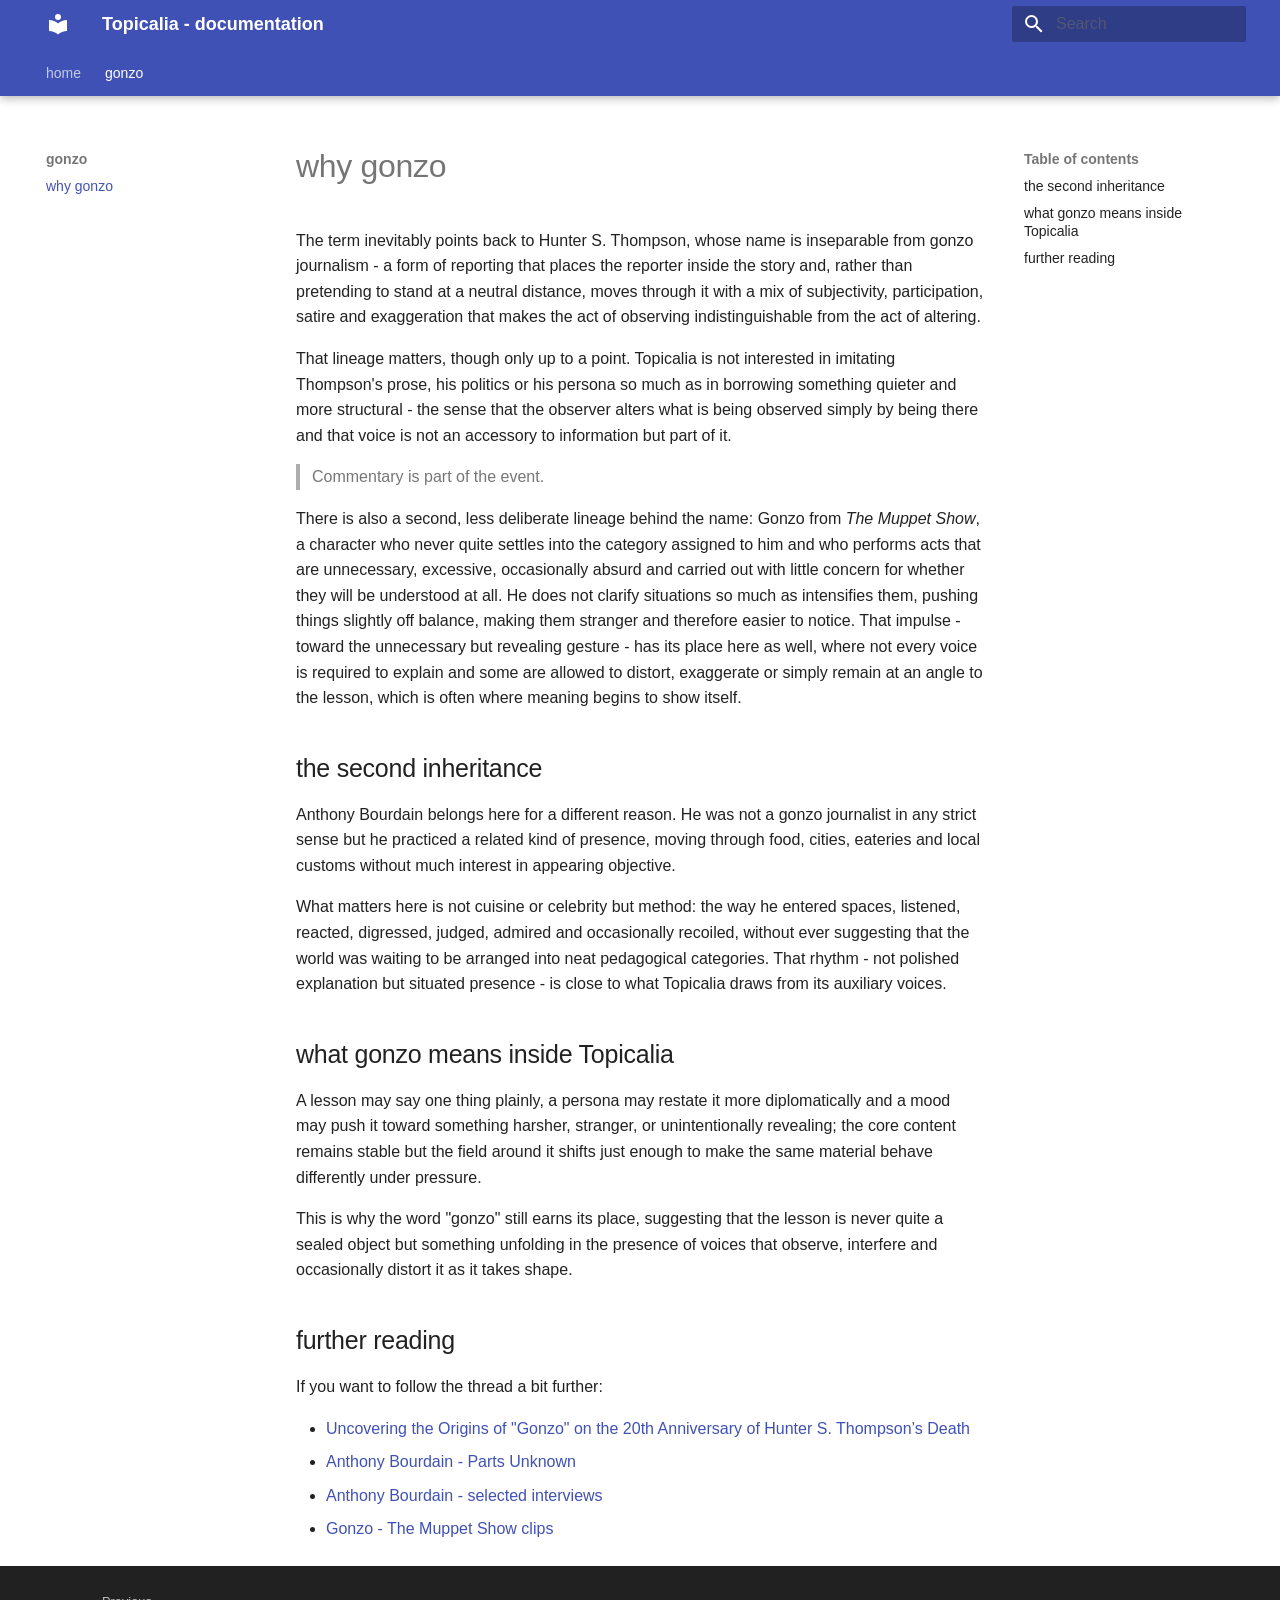
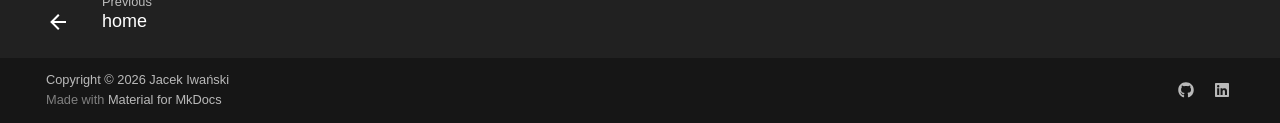
<file: topicalism/gonzo/index.html>
<!DOCTYPE html><html lang="en" class="no-js"><head>
    
      <meta charset="utf-8">
      <meta name="viewport" content="width=device-width,initial-scale=1">
      
      
      
      
        <link rel="prev" href="../..">
      
      
      
        
      
      
      <link rel="icon" href="../../assets/favicon.svg">
      <meta name="generator" content="mkdocs-1.6.1, mkdocs-material-9.7.1">
    
    
      
        <title>why gonzo - Topicalia - documentation</title>
      
    
    
      <link rel="stylesheet" href="../../assets/stylesheets/main.484c7ddc.min.css">
      
      


    
    
      
    
    
      
    
    
      <link rel="stylesheet" href="../../assets/extra.css">
    
    <script>__md_scope=new URL("../..",location),__md_hash=e=>[...e].reduce(((e,_)=>(e<<5)-e+_.charCodeAt(0)),0),__md_get=(e,_=localStorage,t=__md_scope)=>JSON.parse(_.getItem(t.pathname+"."+e)),__md_set=(e,_,t=localStorage,a=__md_scope)=>{try{t.setItem(a.pathname+"."+e,JSON.stringify(_))}catch(e){}}</script>
    
      

    
    
  <link href="../../assets/stylesheets/glightbox.min.css" rel="stylesheet"><script src="../../assets/javascripts/glightbox.min.js"></script><style id="glightbox-style">
            html.glightbox-open { overflow: initial; height: 100%; }
            .gslide-title { margin-top: 0px; user-select: text; }
            .gslide-desc { color: #666; user-select: text; }
            .gslide-image img { background: white; }
            .gscrollbar-fixer { padding-right: 15px; }
            .gdesc-inner { font-size: 0.75rem; }
            body[data-md-color-scheme="slate"] .gdesc-inner { background: var(--md-default-bg-color); }
            body[data-md-color-scheme="slate"] .gslide-title { color: var(--md-default-fg-color); }
            body[data-md-color-scheme="slate"] .gslide-desc { color: var(--md-default-fg-color); }
        </style></head>
  
  
    <body dir="ltr">
  
    
    <input class="md-toggle" data-md-toggle="drawer" type="checkbox" id="__drawer" autocomplete="off">
    <input class="md-toggle" data-md-toggle="search" type="checkbox" id="__search" autocomplete="off">
    <label class="md-overlay" for="__drawer"></label>
    <div data-md-component="skip">
      
        
        <a href="#the-second-inheritance" class="md-skip">
          Skip to content
        </a>
      
    </div>
    <div data-md-component="announce">
      
    </div>
    
    
      

  

<header class="md-header md-header--shadow md-header--lifted" data-md-component="header">
  <nav class="md-header__inner md-grid" aria-label="Header">
    <a href="../.." title="Topicalia - documentation" class="md-header__button md-logo" aria-label="Topicalia - documentation" data-md-component="logo">
      
  
  <svg xmlns="http://www.w3.org/2000/svg" viewBox="0 0 24 24"><path d="M12 8a3 3 0 0 0 3-3 3 3 0 0 0-3-3 3 3 0 0 0-3 3 3 3 0 0 0 3 3m0 3.54C9.64 9.35 6.5 8 3 8v11c3.5 0 6.64 1.35 9 3.54 2.36-2.19 5.5-3.54 9-3.54V8c-3.5 0-6.64 1.35-9 3.54"></path></svg>

    </a>
    <label class="md-header__button md-icon" for="__drawer">
      
      <svg xmlns="http://www.w3.org/2000/svg" viewBox="0 0 24 24"><path d="M3 6h18v2H3zm0 5h18v2H3zm0 5h18v2H3z"></path></svg>
    </label>
    <div class="md-header__title" data-md-component="header-title">
      <div class="md-header__ellipsis">
        <div class="md-header__topic">
          <span class="md-ellipsis">
            Topicalia - documentation
          </span>
        </div>
        <div class="md-header__topic" data-md-component="header-topic">
          <span class="md-ellipsis">
            
              why gonzo
            
          </span>
        </div>
      </div>
    </div>
    
    
      <script>var palette=__md_get("__palette");if(palette&&palette.color){if("(prefers-color-scheme)"===palette.color.media){var media=matchMedia("(prefers-color-scheme: light)"),input=document.querySelector(media.matches?"[data-md-color-media='(prefers-color-scheme: light)']":"[data-md-color-media='(prefers-color-scheme: dark)']");palette.color.media=input.getAttribute("data-md-color-media"),palette.color.scheme=input.getAttribute("data-md-color-scheme"),palette.color.primary=input.getAttribute("data-md-color-primary"),palette.color.accent=input.getAttribute("data-md-color-accent")}for(var[key,value]of Object.entries(palette.color))document.body.setAttribute("data-md-color-"+key,value)}</script>
    
    
    
      
      
        <label class="md-header__button md-icon" for="__search">
          
          <svg xmlns="http://www.w3.org/2000/svg" viewBox="0 0 24 24"><path d="M9.5 3A6.5 6.5 0 0 1 16 9.5c0 1.61-.59 3.09-1.56 4.23l.27.27h.79l5 5-1.5 1.5-5-5v-.79l-.27-.27A6.52 6.52 0 0 1 9.5 16 6.5 6.5 0 0 1 3 9.5 6.5 6.5 0 0 1 9.5 3m0 2C7 5 5 7 5 9.5S7 14 9.5 14 14 12 14 9.5 12 5 9.5 5"></path></svg>
        </label>
        <div class="md-search" data-md-component="search" role="dialog">
  <label class="md-search__overlay" for="__search"></label>
  <div class="md-search__inner" role="search">
    <form class="md-search__form" name="search">
      <input type="text" class="md-search__input" name="query" aria-label="Search" placeholder="Search" autocapitalize="off" autocorrect="off" autocomplete="off" spellcheck="false" data-md-component="search-query" required>
      <label class="md-search__icon md-icon" for="__search">
        
        <svg xmlns="http://www.w3.org/2000/svg" viewBox="0 0 24 24"><path d="M9.5 3A6.5 6.5 0 0 1 16 9.5c0 1.61-.59 3.09-1.56 4.23l.27.27h.79l5 5-1.5 1.5-5-5v-.79l-.27-.27A6.52 6.52 0 0 1 9.5 16 6.5 6.5 0 0 1 3 9.5 6.5 6.5 0 0 1 9.5 3m0 2C7 5 5 7 5 9.5S7 14 9.5 14 14 12 14 9.5 12 5 9.5 5"></path></svg>
        
        <svg xmlns="http://www.w3.org/2000/svg" viewBox="0 0 24 24"><path d="M20 11v2H8l5.5 5.5-1.42 1.42L4.16 12l7.92-7.92L13.5 5.5 8 11z"></path></svg>
      </label>
      <nav class="md-search__options" aria-label="Search">
        
        <button type="reset" class="md-search__icon md-icon" title="Clear" aria-label="Clear" tabindex="-1">
          
          <svg xmlns="http://www.w3.org/2000/svg" viewBox="0 0 24 24"><path d="M19 6.41 17.59 5 12 10.59 6.41 5 5 6.41 10.59 12 5 17.59 6.41 19 12 13.41 17.59 19 19 17.59 13.41 12z"></path></svg>
        </button>
      </nav>
      
    </form>
    <div class="md-search__output">
      <div class="md-search__scrollwrap" tabindex="0" data-md-scrollfix>
        <div class="md-search-result" data-md-component="search-result">
          <div class="md-search-result__meta">
            Initializing search
          </div>
          <ol class="md-search-result__list" role="presentation"></ol>
        </div>
      </div>
    </div>
  </div>
</div>
      
    
    
  </nav>
  
    
      
<nav class="md-tabs" aria-label="Tabs" data-md-component="tabs">
  <div class="md-grid">
    <ul class="md-tabs__list">
      
        
  
  
  
  
    
    
      <li class="md-tabs__item">
        <a href="../.." class="md-tabs__link">
          
  
  
    
  
  home

        </a>
      </li>
    
  

      
        
  
  
  
    
  
  
    
    
      <li class="md-tabs__item md-tabs__item--active">
        <a href="./" class="md-tabs__link">
          
  
  
    
  
  gonzo

        </a>
      </li>
    
  

      
    </ul>
  </div>
</nav>
    
  
</header>
    
    <div class="md-container" data-md-component="container">
      
      
        
      
      <main class="md-main" data-md-component="main">
        <div class="md-main__inner md-grid">
          
            
              
              <div class="md-sidebar md-sidebar--primary" data-md-component="sidebar" data-md-type="navigation">
                <div class="md-sidebar__scrollwrap">
                  <div class="md-sidebar__inner">
                    


  


<nav class="md-nav md-nav--primary md-nav--lifted" aria-label="Navigation" data-md-level="0">
  <label class="md-nav__title" for="__drawer">
    <a href="../.." title="Topicalia - documentation" class="md-nav__button md-logo" aria-label="Topicalia - documentation" data-md-component="logo">
      
  
  <svg xmlns="http://www.w3.org/2000/svg" viewBox="0 0 24 24"><path d="M12 8a3 3 0 0 0 3-3 3 3 0 0 0-3-3 3 3 0 0 0-3 3 3 3 0 0 0 3 3m0 3.54C9.64 9.35 6.5 8 3 8v11c3.5 0 6.64 1.35 9 3.54 2.36-2.19 5.5-3.54 9-3.54V8c-3.5 0-6.64 1.35-9 3.54"></path></svg>

    </a>
    Topicalia - documentation
  </label>
  
  <ul class="md-nav__list" data-md-scrollfix>
    
      
      
  
  
  
  
    
    
      
        
          
        
      
    
    
    
      
      
        
      
    
    
      
        
        
      
    
    <li class="md-nav__item md-nav__item--pruned md-nav__item--nested">
      
        
  
  
  
    <a href="../.." class="md-nav__link">
      
  
  
  <span class="md-ellipsis">
    
  
    home
  

    
  </span>
  
  

      
        <span class="md-nav__icon md-icon"></span>
      
    </a>
  

      
    </li>
  

    
      
      
  
  
    
  
  
  
    
    
      
        
      
    
    
    
      
        
        
      
      
        
      
    
    
      
    
    <li class="md-nav__item md-nav__item--active md-nav__item--section md-nav__item--nested">
      
        
        
        <input class="md-nav__toggle md-toggle " type="checkbox" id="__nav_2" checked>
        
          
          <label class="md-nav__link" for="__nav_2" id="__nav_2_label" tabindex="">
            
  
  
  <span class="md-ellipsis">
    
  
    gonzo
  

    
  </span>
  
  

            <span class="md-nav__icon md-icon"></span>
          </label>
        
        <nav class="md-nav" data-md-level="1" aria-labelledby="__nav_2_label" aria-expanded="true">
          <label class="md-nav__title" for="__nav_2">
            <span class="md-nav__icon md-icon"></span>
            
  
    gonzo
  

          </label>
          <ul class="md-nav__list" data-md-scrollfix>
            
              
                
  
  
    
  
  
  
    <li class="md-nav__item md-nav__item--active">
      
      <input class="md-nav__toggle md-toggle" type="checkbox" id="__toc">
      
      
      
        <label class="md-nav__link md-nav__link--active" for="__toc">
          
  
  
  <span class="md-ellipsis">
    
  
    why gonzo
  

    
  </span>
  
  

          <span class="md-nav__icon md-icon"></span>
        </label>
      
      <a href="./" class="md-nav__link md-nav__link--active">
        
  
  
  <span class="md-ellipsis">
    
  
    why gonzo
  

    
  </span>
  
  

      </a>
      
        

<nav class="md-nav md-nav--secondary" aria-label="Table of contents">
  
  
  
  
    <label class="md-nav__title" for="__toc">
      <span class="md-nav__icon md-icon"></span>
      Table of contents
    </label>
    <ul class="md-nav__list" data-md-component="toc" data-md-scrollfix>
      
        <li class="md-nav__item">
  <a href="#the-second-inheritance" class="md-nav__link">
    <span class="md-ellipsis">
      
        the second inheritance
      
    </span>
  </a>
  
</li>
      
        <li class="md-nav__item">
  <a href="#what-gonzo-means-inside-topicalia" class="md-nav__link">
    <span class="md-ellipsis">
      
        what gonzo means inside Topicalia
      
    </span>
  </a>
  
</li>
      
        <li class="md-nav__item">
  <a href="#further-reading" class="md-nav__link">
    <span class="md-ellipsis">
      
        further reading
      
    </span>
  </a>
  
</li>
      
    </ul>
  
</nav>
      
    </li>
  

              
            
          </ul>
        </nav>
      
    </li>
  

    
  </ul>
</nav>
                  </div>
                </div>
              </div>
            
            
              
              <div class="md-sidebar md-sidebar--secondary" data-md-component="sidebar" data-md-type="toc">
                <div class="md-sidebar__scrollwrap">
                  <div class="md-sidebar__inner">
                    

<nav class="md-nav md-nav--secondary" aria-label="Table of contents">
  
  
  
  
    <label class="md-nav__title" for="__toc">
      <span class="md-nav__icon md-icon"></span>
      Table of contents
    </label>
    <ul class="md-nav__list" data-md-component="toc" data-md-scrollfix>
      
        <li class="md-nav__item">
  <a href="#the-second-inheritance" class="md-nav__link">
    <span class="md-ellipsis">
      
        the second inheritance
      
    </span>
  </a>
  
</li>
      
        <li class="md-nav__item">
  <a href="#what-gonzo-means-inside-topicalia" class="md-nav__link">
    <span class="md-ellipsis">
      
        what gonzo means inside Topicalia
      
    </span>
  </a>
  
</li>
      
        <li class="md-nav__item">
  <a href="#further-reading" class="md-nav__link">
    <span class="md-ellipsis">
      
        further reading
      
    </span>
  </a>
  
</li>
      
    </ul>
  
</nav>
                  </div>
                </div>
              </div>
            
          
          
            <div class="md-content" data-md-component="content">
              
                




              
              <article class="md-content__inner md-typeset">
                
<!-- 
<nav class="top-nav">
  
  <a href="../.." class="prev">home</a>
  
  
</nav>
 -->

                  



  <h1>why gonzo</h1>

<p>The term inevitably points back to Hunter S. Thompson, whose name is inseparable from gonzo journalism - a form of reporting that places the reporter inside the story and, rather than pretending to stand at a neutral distance, moves through it with a mix of subjectivity, participation, satire and exaggeration that makes the act of observing indistinguishable from the act of altering.</p>
<p>That lineage matters, though only up to a point. Topicalia is not interested in imitating Thompson's prose, his politics or his persona so much as in borrowing something quieter and more structural - the sense that the observer alters what is being observed simply by being there and that voice is not an accessory to information but part of it.</p>
<blockquote>
<p>Commentary is part of the event.</p>
</blockquote>
<p>There is also a second, less deliberate lineage behind the name: Gonzo from <em>The Muppet Show</em>, a character who never quite settles into the category assigned to him and who performs acts that are unnecessary, excessive, occasionally absurd and carried out with little concern for whether they will be understood at all. He does not clarify situations so much as intensifies them, pushing things slightly off balance, making them stranger and therefore easier to notice. That impulse - toward the unnecessary but revealing gesture - has its place here as well, where not every voice is required to explain and some are allowed to distort, exaggerate or simply remain at an angle to the lesson, which is often where meaning begins to show itself.</p>
<h2 id="the-second-inheritance">the second inheritance<a class="headerlink" href="#the-second-inheritance" title="Permanent link">¶</a></h2>
<p>Anthony Bourdain belongs here for a different reason. He was not a gonzo journalist in any strict sense but he practiced a related kind of presence, moving through food, cities, eateries and local customs without much interest in appearing objective.</p>
<p>What matters here is not cuisine or celebrity but method: the way he entered spaces, listened, reacted, digressed, judged, admired and occasionally recoiled, without ever suggesting that the world was waiting to be arranged into neat pedagogical categories. That rhythm - not polished explanation but situated presence - is close to what Topicalia draws from its auxiliary voices.</p>
<h2 id="what-gonzo-means-inside-topicalia">what gonzo means inside Topicalia<a class="headerlink" href="#what-gonzo-means-inside-topicalia" title="Permanent link">¶</a></h2>
<p>A lesson may say one thing plainly, a persona may restate it more diplomatically and a mood may push it toward something harsher, stranger, or unintentionally revealing; the core content remains stable but the field around it shifts just enough to make the same material behave differently under pressure.</p>
<p>This is why the word "gonzo" still earns its place, suggesting that the lesson is never quite a sealed object but something unfolding in the presence of voices that observe, interfere and occasionally distort it as it takes shape.</p>
<h2 id="further-reading">further reading<a class="headerlink" href="#further-reading" title="Permanent link">¶</a></h2>
<p>If you want to follow the thread a bit further:</p>
<ul>
<li><a href="https://beatdom.substack.com/p/uncovering-the-origins-of-gonzo-on">Uncovering the Origins of "Gonzo" on the 20th Anniversary of Hunter S. Thompson’s Death</a></li>
<li><a href="https://explorepartsunknown.com/">Anthony Bourdain - Parts Unknown</a></li>
<li><a href="https://www.youtube.com/results?search_query=anthony+bourdain+interview">Anthony Bourdain - selected interviews</a></li>
<li><a href="https://www.youtube.com/results?search_query=gonzo+muppet+show">Gonzo - The Muppet Show clips</a></li>
</ul>












                

              </article>
            </div>
          
          
<script>var target=document.getElementById(location.hash.slice(1));target&&target.name&&(target.checked=target.name.startsWith("__tabbed_"))</script>
        </div>
        
          <button type="button" class="md-top md-icon" data-md-component="top" hidden>
  
  <svg xmlns="http://www.w3.org/2000/svg" viewBox="0 0 24 24"><path d="M13 20h-2V8l-5.5 5.5-1.42-1.42L12 4.16l7.92 7.92-1.42 1.42L13 8z"></path></svg>
  Back to top
</button>
        
      </main>
      
        <footer class="md-footer">
  
    
      
      <nav class="md-footer__inner md-grid" aria-label="Footer">
        
          
          <a href="../.." class="md-footer__link md-footer__link--prev" aria-label="Previous: home">
            <div class="md-footer__button md-icon">
              
              <svg xmlns="http://www.w3.org/2000/svg" viewBox="0 0 24 24"><path d="M20 11v2H8l5.5 5.5-1.42 1.42L4.16 12l7.92-7.92L13.5 5.5 8 11z"></path></svg>
            </div>
            <div class="md-footer__title">
              <span class="md-footer__direction">
                Previous
              </span>
              <div class="md-ellipsis">
                home
              </div>
            </div>
          </a>
        
        
      </nav>
    
  
  <div class="md-footer-meta md-typeset">
    <div class="md-footer-meta__inner md-grid">
      <div class="md-copyright">
  
    <div class="md-copyright__highlight">
      Copyright © 2026 Jacek Iwański
    </div>
  
  
    Made with
    <a href="https://squidfunk.github.io/mkdocs-material/" target="_blank" rel="noopener">
      Material for MkDocs
    </a>
  
</div>
      
        
<div class="md-social">
  
    
    
    
    
    <a href="https://github.com/jiwanski" target="_blank" rel="noopener" title="GitHub" class="md-social__link">
      <svg xmlns="http://www.w3.org/2000/svg" viewBox="0 0 512 512"><!--! Font Awesome Free 7.1.0 by @fontawesome - https://fontawesome.com License - https://fontawesome.com/license/free (Icons: CC BY 4.0, Fonts: SIL OFL 1.1, Code: MIT License) Copyright 2025 Fonticons, Inc.--><path d="M173.9 397.4c0 2-2.3 3.6-5.2 3.6-3.3.3-5.6-1.3-5.6-3.6 0-2 2.3-3.6 5.2-3.6 3-.3 5.6 1.3 5.6 3.6m-31.1-4.5c-.7 2 1.3 4.3 4.3 4.9 2.6 1 5.6 0 6.2-2s-1.3-4.3-4.3-5.2c-2.6-.7-5.5.3-6.2 2.3m44.2-1.7c-2.9.7-4.9 2.6-4.6 4.9.3 2 2.9 3.3 5.9 2.6 2.9-.7 4.9-2.6 4.6-4.6-.3-1.9-3-3.2-5.9-2.9M252.8 8C114.1 8 8 113.3 8 252c0 110.9 69.8 205.8 169.5 239.2 12.8 2.3 17.3-5.6 17.3-12.1 0-6.2-.3-40.4-.3-61.4 0 0-70 15-84.7-29.8 0 0-11.4-29.1-27.8-36.6 0 0-22.9-15.7 1.6-15.4 0 0 24.9 2 38.6 25.8 21.9 38.6 58.6 27.5 72.9 20.9 2.3-16 8.8-27.1 16-33.7-55.9-6.2-112.3-14.3-112.3-110.5 0-27.5 7.6-41.3 23.6-58.9-2.6-6.5-11.1-33.3 2.6-67.9 20.9-6.5 69 27 69 27 20-5.6 41.5-8.5 62.8-8.5s42.8 2.9 62.8 8.5c0 0 48.1-33.6 69-27 13.7 34.7 5.2 61.4 2.6 67.9 16 17.7 25.8 31.5 25.8 58.9 0 96.5-58.9 104.2-114.8 110.5 9.2 7.9 17 22.9 17 46.4 0 33.7-.3 75.4-.3 83.6 0 6.5 4.6 14.4 17.3 12.1C436.2 457.8 504 362.9 504 252 504 113.3 391.5 8 252.8 8M105.2 352.9c-1.3 1-1 3.3.7 5.2 1.6 1.6 3.9 2.3 5.2 1 1.3-1 1-3.3-.7-5.2-1.6-1.6-3.9-2.3-5.2-1m-10.8-8.1c-.7 1.3.3 2.9 2.3 3.9 1.6 1 3.6.7 4.3-.7.7-1.3-.3-2.9-2.3-3.9-2-.6-3.6-.3-4.3.7m32.4 35.6c-1.6 1.3-1 4.3 1.3 6.2 2.3 2.3 5.2 2.6 6.5 1 1.3-1.3.7-4.3-1.3-6.2-2.2-2.3-5.2-2.6-6.5-1m-11.4-14.7c-1.6 1-1.6 3.6 0 5.9s4.3 3.3 5.6 2.3c1.6-1.3 1.6-3.9 0-6.2-1.4-2.3-4-3.3-5.6-2"></path></svg>
    </a>
  
    
    
    
    
    <a href="https://www.linkedin.com/in/jacekiwanski/" target="_blank" rel="noopener" title="LinkedIn" class="md-social__link">
      <svg xmlns="http://www.w3.org/2000/svg" viewBox="0 0 448 512"><!--! Font Awesome Free 7.1.0 by @fontawesome - https://fontawesome.com License - https://fontawesome.com/license/free (Icons: CC BY 4.0, Fonts: SIL OFL 1.1, Code: MIT License) Copyright 2025 Fonticons, Inc.--><path d="M416 32H31.9C14.3 32 0 46.5 0 64.3v383.4C0 465.5 14.3 480 31.9 480H416c17.6 0 32-14.5 32-32.3V64.3c0-17.8-14.4-32.3-32-32.3M135.4 416H69V202.2h66.5V416zM102.2 96a38.5 38.5 0 1 1 0 77 38.5 38.5 0 1 1 0-77m282.1 320h-66.4V312c0-24.8-.5-56.7-34.5-56.7-34.6 0-39.9 27-39.9 54.9V416h-66.4V202.2h63.7v29.2h.9c8.9-16.8 30.6-34.5 62.9-34.5 67.2 0 79.7 44.3 79.7 101.9z"></path></svg>
    </a>
  
</div>
      
    </div>
  </div>
</footer>
      
    </div>
    <div class="md-dialog" data-md-component="dialog">
      <div class="md-dialog__inner md-typeset"></div>
    </div>
    
    
    
      
      
      <script id="__config" type="application/json">{"annotate": null, "base": "../..", "features": ["navigation.sections", "navigation.indexes", "navigation.path", "navigation.tabs", "navigation.top", "navigation.tabs.sticky", "navigation.footer", "navigation.expand", "navigation.prune", "content.code.copy"], "search": "../../assets/javascripts/workers/search.2c215733.min.js", "tags": null, "translations": {"clipboard.copied": "Copied to clipboard", "clipboard.copy": "Copy to clipboard", "search.result.more.one": "1 more on this page", "search.result.more.other": "# more on this page", "search.result.none": "No matching documents", "search.result.one": "1 matching document", "search.result.other": "# matching documents", "search.result.placeholder": "Type to start searching", "search.result.term.missing": "Missing", "select.version": "Select version"}, "version": null}</script>
    
    
      <script src="../../assets/javascripts/bundle.79ae519e.min.js"></script>
      
    
  
<script id="init-glightbox">const lightbox = GLightbox({"touchNavigation": true, "loop": false, "zoomable": true, "draggable": true, "openEffect": "zoom", "closeEffect": "zoom", "slideEffect": "slide"});
document$.subscribe(()=>{ lightbox.reload(); });
</script></body></html>
</file>
<file: assets/extra.css>
main.md-main {
  --card-bg: rgb(245, 245, 245);
}

.tabbed-set {
  padding: 1rem;
  /*border: 1px dashed #797979;*/
  border-radius: 0.5rem !important;
}

.md-typeset .grid.cards > ul > li {
  background-color: var(--card-bg);
}

.md-typeset img,
.md-typeset svg,
.md-typeset video figure.span img {
  /* width: 128px !important;
  height: 128px; */
}

.md-typeset figure.mood {
  margin-left: 0;
  display: flex;
  gap: 1rem;
  align-items: center;
  text-align: left;
}

.md-typeset figure.mood blockquote {
  border-left: 1px dashed var(--card-bg);
}

.tabbed-labels.tabbed-labels--linked a {
  background-color: #dfdfdf;
  margin: 0 0.1rem;
  border-radius: 0.5rem;
  border-bottom-left-radius: 0;
  border-bottom-right-radius: 0;
}

.glightbox {
  width: 100%;
}

.center-md-button {
  margin: 0 auto;
  /* display: block !important; */
  width: 80%;
}

.twemoji {
  padding-right: 0.5rem;
}

table th {
  background-color: var(--card-bg);
}
</file>
<file: assets/stylesheets/main.484c7ddc.min.css>
@charset "UTF-8";html{-webkit-text-size-adjust:none;-moz-text-size-adjust:none;text-size-adjust:none;box-sizing:border-box}*,:after,:before{box-sizing:inherit}@media (prefers-reduced-motion){*,:after,:before{transition:none!important}}body{margin:0}a,button,input,label{-webkit-tap-highlight-color:transparent}a{color:inherit;text-decoration:none}hr{border:0;box-sizing:initial;display:block;height:.05rem;overflow:visible;padding:0}small{font-size:80%}sub,sup{line-height:1em}img{border-style:none}table{border-collapse:initial;border-spacing:0}td,th{font-weight:400;vertical-align:top}button{background:#0000;border:0;font-family:inherit;font-size:inherit;margin:0;padding:0}input{border:0;outline:none}:root{--md-primary-fg-color:#4051b5;--md-primary-fg-color--light:#5d6cc0;--md-primary-fg-color--dark:#303fa1;--md-primary-bg-color:#fff;--md-primary-bg-color--light:#ffffffb3;--md-accent-fg-color:#526cfe;--md-accent-fg-color--transparent:#526cfe1a;--md-accent-bg-color:#fff;--md-accent-bg-color--light:#ffffffb3}[data-md-color-scheme=default]{color-scheme:light}[data-md-color-scheme=default] img[src$="#gh-dark-mode-only"],[data-md-color-scheme=default] img[src$="#only-dark"]{display:none}:root,[data-md-color-scheme=default]{--md-hue:225deg;--md-default-fg-color:#000000de;--md-default-fg-color--light:#0000008a;--md-default-fg-color--lighter:#00000052;--md-default-fg-color--lightest:#00000012;--md-default-bg-color:#fff;--md-default-bg-color--light:#ffffffb3;--md-default-bg-color--lighter:#ffffff4d;--md-default-bg-color--lightest:#ffffff1f;--md-code-fg-color:#36464e;--md-code-bg-color:#f5f5f5;--md-code-bg-color--light:#f5f5f5b3;--md-code-bg-color--lighter:#f5f5f54d;--md-code-hl-color:#4287ff;--md-code-hl-color--light:#4287ff1a;--md-code-hl-number-color:#d52a2a;--md-code-hl-special-color:#db1457;--md-code-hl-function-color:#a846b9;--md-code-hl-constant-color:#6e59d9;--md-code-hl-keyword-color:#3f6ec6;--md-code-hl-string-color:#1c7d4d;--md-code-hl-name-color:var(--md-code-fg-color);--md-code-hl-operator-color:var(--md-default-fg-color--light);--md-code-hl-punctuation-color:var(--md-default-fg-color--light);--md-code-hl-comment-color:var(--md-default-fg-color--light);--md-code-hl-generic-color:var(--md-default-fg-color--light);--md-code-hl-variable-color:var(--md-default-fg-color--light);--md-typeset-color:var(--md-default-fg-color);--md-typeset-a-color:var(--md-primary-fg-color);--md-typeset-del-color:#f5503d26;--md-typeset-ins-color:#0bd57026;--md-typeset-kbd-color:#fafafa;--md-typeset-kbd-accent-color:#fff;--md-typeset-kbd-border-color:#b8b8b8;--md-typeset-mark-color:#ffff0080;--md-typeset-table-color:#0000001f;--md-typeset-table-color--light:rgba(0,0,0,.035);--md-admonition-fg-color:var(--md-default-fg-color);--md-admonition-bg-color:var(--md-default-bg-color);--md-warning-fg-color:#000000de;--md-warning-bg-color:#ff9;--md-footer-fg-color:#fff;--md-footer-fg-color--light:#ffffffb3;--md-footer-fg-color--lighter:#ffffff73;--md-footer-bg-color:#000000de;--md-footer-bg-color--dark:#00000052;--md-shadow-z1:0 0.2rem 0.5rem #0000000d,0 0 0.05rem #0000001a;--md-shadow-z2:0 0.2rem 0.5rem #0000001a,0 0 0.05rem #00000040;--md-shadow-z3:0 0.2rem 0.5rem #0003,0 0 0.05rem #00000059}.md-icon svg{fill:currentcolor;display:block;height:1.2rem;width:1.2rem}body{-webkit-font-smoothing:antialiased;-moz-osx-font-smoothing:grayscale;--md-text-font-family:var(--md-text-font,_),-apple-system,BlinkMacSystemFont,Helvetica,Arial,sans-serif;--md-code-font-family:var(--md-code-font,_),SFMono-Regular,Consolas,Menlo,monospace}aside,body,input{font-feature-settings:"kern","liga";color:var(--md-typeset-color);font-family:var(--md-text-font-family)}code,kbd,pre{font-feature-settings:"kern";font-family:var(--md-code-font-family)}:root{--md-typeset-table-sort-icon:url('data:image/svg+xml;charset=utf-8,<svg xmlns="http://www.w3.org/2000/svg" viewBox="0 0 24 24"><path d="m18 21-4-4h3V7h-3l4-4 4 4h-3v10h3M2 19v-2h10v2M2 13v-2h7v2M2 7V5h4v2z"/></svg>');--md-typeset-table-sort-icon--asc:url('data:image/svg+xml;charset=utf-8,<svg xmlns="http://www.w3.org/2000/svg" viewBox="0 0 24 24"><path d="M19 17h3l-4 4-4-4h3V3h2M2 17h10v2H2M6 5v2H2V5m0 6h7v2H2z"/></svg>');--md-typeset-table-sort-icon--desc:url('data:image/svg+xml;charset=utf-8,<svg xmlns="http://www.w3.org/2000/svg" viewBox="0 0 24 24"><path d="M19 7h3l-4-4-4 4h3v14h2M2 17h10v2H2M6 5v2H2V5m0 6h7v2H2z"/></svg>')}.md-typeset{-webkit-print-color-adjust:exact;color-adjust:exact;font-size:.8rem;line-height:1.6;overflow-wrap:break-word}@media print{.md-typeset{font-size:.68rem}}.md-typeset blockquote,.md-typeset dl,.md-typeset figure,.md-typeset ol,.md-typeset pre,.md-typeset ul{margin-bottom:1em;margin-top:1em}.md-typeset h1{color:var(--md-default-fg-color--light);font-size:2em;line-height:1.3;margin:0 0 1.25em}.md-typeset h1,.md-typeset h2{font-weight:300;letter-spacing:-.01em}.md-typeset h2{font-size:1.5625em;line-height:1.4;margin:1.6em 0 .64em}.md-typeset h3{font-size:1.25em;font-weight:400;letter-spacing:-.01em;line-height:1.5;margin:1.6em 0 .8em}.md-typeset h2+h3{margin-top:.8em}.md-typeset h4{font-weight:700;letter-spacing:-.01em;margin:1em 0}.md-typeset h5,.md-typeset h6{color:var(--md-default-fg-color--light);font-size:.8em;font-weight:700;letter-spacing:-.01em;margin:1.25em 0}.md-typeset h5{text-transform:uppercase}.md-typeset h5 code{text-transform:none}.md-typeset hr{border-bottom:.05rem solid var(--md-default-fg-color--lightest);display:flow-root;margin:1.5em 0}.md-typeset a{color:var(--md-typeset-a-color);word-break:break-word}.md-typeset a,.md-typeset a:before{transition:color 125ms}.md-typeset a:focus,.md-typeset a:hover{color:var(--md-accent-fg-color)}.md-typeset a:focus code,.md-typeset a:hover code{background-color:var(--md-accent-fg-color--transparent);color:var(--md-accent-fg-color)}.md-typeset a code{color:var(--md-typeset-a-color)}.md-typeset a.focus-visible{outline-color:var(--md-accent-fg-color);outline-offset:.2rem}.md-typeset code,.md-typeset kbd,.md-typeset pre{color:var(--md-code-fg-color);direction:ltr;font-variant-ligatures:none;transition:background-color 125ms}@media print{.md-typeset code,.md-typeset kbd,.md-typeset pre{white-space:pre-wrap}}.md-typeset code{background-color:var(--md-code-bg-color);border-radius:.1rem;-webkit-box-decoration-break:clone;box-decoration-break:clone;font-size:.85em;padding:0 .2941176471em;transition:color 125ms,background-color 125ms;word-break:break-word}.md-typeset code:not(.focus-visible){-webkit-tap-highlight-color:transparent;outline:none}.md-typeset pre{display:flow-root;line-height:1.4;position:relative}.md-typeset pre>code{-webkit-box-decoration-break:slice;box-decoration-break:slice;box-shadow:none;display:block;margin:0;outline-color:var(--md-accent-fg-color);overflow:auto;padding:.7720588235em 1.1764705882em;scrollbar-color:var(--md-default-fg-color--lighter) #0000;scrollbar-width:thin;touch-action:auto;word-break:normal}.md-typeset pre>code:hover{scrollbar-color:var(--md-accent-fg-color) #0000}.md-typeset pre>code::-webkit-scrollbar{height:.2rem;width:.2rem}.md-typeset pre>code::-webkit-scrollbar-thumb{background-color:var(--md-default-fg-color--lighter)}.md-typeset pre>code::-webkit-scrollbar-thumb:hover{background-color:var(--md-accent-fg-color)}.md-typeset kbd{background-color:var(--md-typeset-kbd-color);border-radius:.1rem;box-shadow:0 .1rem 0 .05rem var(--md-typeset-kbd-border-color),0 .1rem 0 var(--md-typeset-kbd-border-color),0 -.1rem .2rem var(--md-typeset-kbd-accent-color) inset;color:var(--md-default-fg-color);display:inline-block;font-size:.75em;padding:0 .6666666667em;vertical-align:text-top;word-break:break-word}.md-typeset mark{background-color:var(--md-typeset-mark-color);-webkit-box-decoration-break:clone;box-decoration-break:clone;color:inherit;word-break:break-word}.md-typeset abbr{cursor:help;text-decoration:none}.md-typeset [data-preview],.md-typeset abbr{border-bottom:.05rem dotted var(--md-default-fg-color--light)}.md-typeset small{opacity:.75}[dir=ltr] .md-typeset sub,[dir=ltr] .md-typeset sup{margin-left:.078125em}[dir=rtl] .md-typeset sub,[dir=rtl] .md-typeset sup{margin-right:.078125em}[dir=ltr] .md-typeset blockquote{padding-left:.6rem}[dir=rtl] .md-typeset blockquote{padding-right:.6rem}[dir=ltr] .md-typeset blockquote{border-left:.2rem solid var(--md-default-fg-color--lighter)}[dir=rtl] .md-typeset blockquote{border-right:.2rem solid var(--md-default-fg-color--lighter)}.md-typeset blockquote{color:var(--md-default-fg-color--light);margin-left:0;margin-right:0}.md-typeset ul{list-style-type:disc}.md-typeset ul[type]{list-style-type:revert-layer}[dir=ltr] .md-typeset ol,[dir=ltr] .md-typeset ul{margin-left:.625em}[dir=rtl] .md-typeset ol,[dir=rtl] .md-typeset ul{margin-right:.625em}.md-typeset ol,.md-typeset ul{padding:0}.md-typeset ol:not([hidden]),.md-typeset ul:not([hidden]){display:flow-root}.md-typeset ol ol,.md-typeset ul ol{list-style-type:lower-alpha}.md-typeset ol ol ol,.md-typeset ul ol ol{list-style-type:lower-roman}.md-typeset ol ol ol ol,.md-typeset ul ol ol ol{list-style-type:upper-alpha}.md-typeset ol ol ol ol ol,.md-typeset ul ol ol ol ol{list-style-type:upper-roman}.md-typeset ol[type],.md-typeset ul[type]{list-style-type:revert-layer}[dir=ltr] .md-typeset ol li,[dir=ltr] .md-typeset ul li{margin-left:1.25em}[dir=rtl] .md-typeset ol li,[dir=rtl] .md-typeset ul li{margin-right:1.25em}.md-typeset ol li,.md-typeset ul li{margin-bottom:.5em}.md-typeset ol li blockquote,.md-typeset ol li p,.md-typeset ul li blockquote,.md-typeset ul li p{margin:.5em 0}.md-typeset ol li:last-child,.md-typeset ul li:last-child{margin-bottom:0}[dir=ltr] .md-typeset ol li ol,[dir=ltr] .md-typeset ol li ul,[dir=ltr] .md-typeset ul li ol,[dir=ltr] .md-typeset ul li ul{margin-left:.625em}[dir=rtl] .md-typeset ol li ol,[dir=rtl] .md-typeset ol li ul,[dir=rtl] .md-typeset ul li ol,[dir=rtl] .md-typeset ul li ul{margin-right:.625em}.md-typeset ol li ol,.md-typeset ol li ul,.md-typeset ul li ol,.md-typeset ul li ul{margin-bottom:.5em;margin-top:.5em}[dir=ltr] .md-typeset dd{margin-left:1.875em}[dir=rtl] .md-typeset dd{margin-right:1.875em}.md-typeset dd{margin-bottom:1.5em;margin-top:1em}.md-typeset img,.md-typeset svg,.md-typeset video{height:auto;max-width:100%}.md-typeset img[align=left]{margin:1em 1em 1em 0}.md-typeset img[align=right]{margin:1em 0 1em 1em}.md-typeset img[align]:only-child{margin-top:0}.md-typeset figure{display:flow-root;margin:1em auto;max-width:100%;text-align:center;width:fit-content}.md-typeset figure img{display:block;margin:0 auto}.md-typeset figcaption{font-style:italic;margin:1em auto;max-width:24rem}.md-typeset iframe{max-width:100%}.md-typeset table:not([class]){background-color:var(--md-default-bg-color);border:.05rem solid var(--md-typeset-table-color);border-radius:.1rem;display:inline-block;font-size:.64rem;max-width:100%;overflow:auto;touch-action:auto}@media print{.md-typeset table:not([class]){display:table}}.md-typeset table:not([class])+*{margin-top:1.5em}.md-typeset table:not([class]) td>:first-child,.md-typeset table:not([class]) th>:first-child{margin-top:0}.md-typeset table:not([class]) td>:last-child,.md-typeset table:not([class]) th>:last-child{margin-bottom:0}.md-typeset table:not([class]) td:not([align]),.md-typeset table:not([class]) th:not([align]){text-align:left}[dir=rtl] .md-typeset table:not([class]) td:not([align]),[dir=rtl] .md-typeset table:not([class]) th:not([align]){text-align:right}.md-typeset table:not([class]) th{font-weight:700;min-width:5rem;padding:.9375em 1.25em;vertical-align:top}.md-typeset table:not([class]) td{border-top:.05rem solid var(--md-typeset-table-color);padding:.9375em 1.25em;vertical-align:top}.md-typeset table:not([class]) tbody tr{transition:background-color 125ms}.md-typeset table:not([class]) tbody tr:hover{background-color:var(--md-typeset-table-color--light);box-shadow:0 .05rem 0 var(--md-default-bg-color) inset}.md-typeset table:not([class]) a{word-break:normal}.md-typeset table th[role=columnheader]{cursor:pointer}[dir=ltr] .md-typeset table th[role=columnheader]:after{margin-left:.5em}[dir=rtl] .md-typeset table th[role=columnheader]:after{margin-right:.5em}.md-typeset table th[role=columnheader]:after{content:"";display:inline-block;height:1.2em;-webkit-mask-image:var(--md-typeset-table-sort-icon);mask-image:var(--md-typeset-table-sort-icon);-webkit-mask-repeat:no-repeat;mask-repeat:no-repeat;-webkit-mask-size:contain;mask-size:contain;transition:background-color 125ms;vertical-align:text-bottom;width:1.2em}.md-typeset table th[role=columnheader]:hover:after{background-color:var(--md-default-fg-color--lighter)}.md-typeset table th[role=columnheader][aria-sort=ascending]:after{background-color:var(--md-default-fg-color--light);-webkit-mask-image:var(--md-typeset-table-sort-icon--asc);mask-image:var(--md-typeset-table-sort-icon--asc)}.md-typeset table th[role=columnheader][aria-sort=descending]:after{background-color:var(--md-default-fg-color--light);-webkit-mask-image:var(--md-typeset-table-sort-icon--desc);mask-image:var(--md-typeset-table-sort-icon--desc)}.md-typeset__scrollwrap{margin:1em -.8rem;overflow-x:auto;touch-action:auto}.md-typeset__table{display:inline-block;margin-bottom:.5em;padding:0 .8rem}@media print{.md-typeset__table{display:block}}html .md-typeset__table table{display:table;margin:0;overflow:hidden;width:100%}@media screen and (max-width:44.984375em){.md-content__inner>pre{margin:1em -.8rem}.md-content__inner>pre code{border-radius:0}}.md-typeset .md-author{border-radius:100%;display:block;flex-shrink:0;height:1.6rem;overflow:hidden;position:relative;transition:color 125ms,transform 125ms;width:1.6rem}.md-typeset .md-author img{display:block}.md-typeset .md-author--more{background:var(--md-default-fg-color--lightest);color:var(--md-default-fg-color--lighter);font-size:.6rem;font-weight:700;line-height:1.6rem;text-align:center}.md-typeset .md-author--long{height:2.4rem;width:2.4rem}.md-typeset a.md-author{transform:scale(1)}.md-typeset a.md-author img{border-radius:100%;filter:grayscale(100%) opacity(75%);transition:filter 125ms}.md-typeset a.md-author:focus,.md-typeset a.md-author:hover{transform:scale(1.1);z-index:1}.md-typeset a.md-author:focus img,.md-typeset a.md-author:hover img{filter:grayscale(0)}.md-banner{background-color:var(--md-footer-bg-color);color:var(--md-footer-fg-color);overflow:auto}@media print{.md-banner{display:none}}.md-banner--warning{background-color:var(--md-warning-bg-color);color:var(--md-warning-fg-color)}.md-banner__inner{font-size:.7rem;margin:.6rem auto;padding:0 .8rem}[dir=ltr] .md-banner__button{float:right}[dir=rtl] .md-banner__button{float:left}.md-banner__button{color:inherit;cursor:pointer;transition:opacity .25s}.no-js .md-banner__button{display:none}.md-banner__button:hover{opacity:.7}html{font-size:125%;height:100%;overflow-x:hidden}@media screen and (min-width:100em){html{font-size:137.5%}}@media screen and (min-width:125em){html{font-size:150%}}body{background-color:var(--md-default-bg-color);display:flex;flex-direction:column;font-size:.5rem;min-height:100%;position:relative;width:100%}@media print{body{display:block}}@media screen and (max-width:59.984375em){body[data-md-scrolllock]{position:fixed}}.md-grid{margin-left:auto;margin-right:auto;max-width:61rem}.md-container{display:flex;flex-direction:column;flex-grow:1}@media print{.md-container{display:block}}.md-main{flex-grow:1}.md-main__inner{display:flex;height:100%;margin-top:1.5rem}.md-ellipsis{overflow:hidden;text-overflow:ellipsis}.md-toggle{display:none}.md-option{height:0;opacity:0;position:absolute;width:0}.md-option:checked+label:not([hidden]){display:block}.md-option.focus-visible+label{outline-color:var(--md-accent-fg-color);outline-style:auto}.md-skip{background-color:var(--md-default-fg-color);border-radius:.1rem;color:var(--md-default-bg-color);font-size:.64rem;margin:.5rem;opacity:0;outline-color:var(--md-accent-fg-color);padding:.3rem .5rem;position:fixed;transform:translateY(.4rem);z-index:-1}.md-skip:focus{opacity:1;transform:translateY(0);transition:transform .25s cubic-bezier(.4,0,.2,1),opacity 175ms 75ms;z-index:10}@page{margin:25mm}:root{--md-clipboard-icon:url('data:image/svg+xml;charset=utf-8,<svg xmlns="http://www.w3.org/2000/svg" viewBox="0 0 24 24"><path d="M19 21H8V7h11m0-2H8a2 2 0 0 0-2 2v14a2 2 0 0 0 2 2h11a2 2 0 0 0 2-2V7a2 2 0 0 0-2-2m-3-4H4a2 2 0 0 0-2 2v14h2V3h12z"/></svg>')}.md-clipboard{border-radius:.1rem;color:var(--md-default-fg-color--lightest);cursor:pointer;height:1.5em;outline-color:var(--md-accent-fg-color);outline-offset:.1rem;transition:color .25s;width:1.5em;z-index:1}@media print{.md-clipboard{display:none}}.md-clipboard:not(.focus-visible){-webkit-tap-highlight-color:transparent;outline:none}:hover>.md-clipboard{color:var(--md-default-fg-color--light)}.md-clipboard:focus,.md-clipboard:hover{color:var(--md-accent-fg-color)}.md-clipboard:after{background-color:currentcolor;content:"";display:block;height:1.125em;margin:0 auto;-webkit-mask-image:var(--md-clipboard-icon);mask-image:var(--md-clipboard-icon);-webkit-mask-position:center;mask-position:center;-webkit-mask-repeat:no-repeat;mask-repeat:no-repeat;-webkit-mask-size:contain;mask-size:contain;width:1.125em}.md-clipboard--inline{cursor:pointer}.md-clipboard--inline code{transition:color .25s,background-color .25s}.md-clipboard--inline:focus code,.md-clipboard--inline:hover code{background-color:var(--md-accent-fg-color--transparent);color:var(--md-accent-fg-color)}:root{--md-code-select-icon:url('data:image/svg+xml;charset=utf-8,<svg xmlns="http://www.w3.org/2000/svg" viewBox="0 0 24 24"><path d="M19 19h-4v2h4c1.1 0 2-.9 2-2v-4h-2m0-12h-4v2h4v4h2V5c0-1.1-.9-2-2-2M5 5h4V3H5c-1.1 0-2 .9-2 2v4h2m0 6H3v4c0 1.1.9 2 2 2h4v-2H5zm2-4h2v2H7zm4 0h2v2h-2zm4 0h2v2h-2zM7 7h2v2H7zm4 0h2v2h-2zm4 0h2v2h-2zm-8 8h2v2H7zm4 0h2v2h-2zm4 0h2v2h-2z"/></svg>');--md-code-copy-icon:url('data:image/svg+xml;charset=utf-8,<svg xmlns="http://www.w3.org/2000/svg" viewBox="0 0 24 24"><path d="M19 21H8V7h11m0-2H8a2 2 0 0 0-2 2v14a2 2 0 0 0 2 2h11a2 2 0 0 0 2-2V7a2 2 0 0 0-2-2m-3-4H4a2 2 0 0 0-2 2v14h2V3h12z"/></svg>')}.md-typeset .md-code__content{display:grid}.md-code__nav{background-color:var(--md-code-bg-color--lighter);border-radius:.1rem;display:flex;gap:.2rem;padding:.2rem;position:absolute;right:.25em;top:.25em;transition:background-color .25s;z-index:1}:hover>.md-code__nav{background-color:var(--md-code-bg-color--light)}.md-code__button{color:var(--md-default-fg-color--lightest);cursor:pointer;display:block;height:1.5em;outline-color:var(--md-accent-fg-color);outline-offset:.1rem;transition:color .25s;width:1.5em}:hover>*>.md-code__button{color:var(--md-default-fg-color--light)}.md-code__button.focus-visible,.md-code__button:hover{color:var(--md-accent-fg-color)}.md-code__button--active{color:var(--md-default-fg-color)!important}.md-code__button:after{background-color:currentcolor;content:"";display:block;height:1.125em;margin:0 auto;-webkit-mask-position:center;mask-position:center;-webkit-mask-repeat:no-repeat;mask-repeat:no-repeat;-webkit-mask-size:contain;mask-size:contain;width:1.125em}.md-code__button[data-md-type=select]:after{-webkit-mask-image:var(--md-code-select-icon);mask-image:var(--md-code-select-icon)}.md-code__button[data-md-type=copy]:after{-webkit-mask-image:var(--md-code-copy-icon);mask-image:var(--md-code-copy-icon)}@keyframes consent{0%{opacity:0;transform:translateY(100%)}to{opacity:1;transform:translateY(0)}}@keyframes overlay{0%{opacity:0}to{opacity:1}}.md-consent__overlay{animation:overlay .25s both;-webkit-backdrop-filter:blur(.1rem);backdrop-filter:blur(.1rem);background-color:#0000008a;height:100%;opacity:1;position:fixed;top:0;width:100%;z-index:5}.md-consent__inner{animation:consent .5s cubic-bezier(.1,.7,.1,1) both;background-color:var(--md-default-bg-color);border:0;border-radius:.1rem;bottom:0;box-shadow:0 0 .2rem #0000001a,0 .2rem .4rem #0003;max-height:100%;overflow:auto;padding:0;position:fixed;width:100%;z-index:5}.md-consent__form{padding:.8rem}.md-consent__settings{display:none;margin:1em 0}input:checked+.md-consent__settings{display:block}.md-consent__controls{margin-bottom:.8rem}.md-typeset .md-consent__controls .md-button{display:inline}@media screen and (max-width:44.984375em){.md-typeset .md-consent__controls .md-button{display:block;margin-top:.4rem;text-align:center;width:100%}}.md-consent label{cursor:pointer}.md-content{flex-grow:1;min-width:0}.md-content__inner{margin:0 .8rem 1.2rem;padding-top:.6rem}@media screen and (min-width:76.25em){[dir=ltr] .md-sidebar--primary:not([hidden])~.md-content>.md-content__inner{margin-left:1.2rem}[dir=ltr] .md-sidebar--secondary:not([hidden])~.md-content>.md-content__inner,[dir=rtl] .md-sidebar--primary:not([hidden])~.md-content>.md-content__inner{margin-right:1.2rem}[dir=rtl] .md-sidebar--secondary:not([hidden])~.md-content>.md-content__inner{margin-left:1.2rem}}.md-content__inner:before{content:"";display:block;height:.4rem}.md-content__inner>:last-child{margin-bottom:0}[dir=ltr] .md-content__button{float:right}[dir=rtl] .md-content__button{float:left}[dir=ltr] .md-content__button{margin-left:.4rem}[dir=rtl] .md-content__button{margin-right:.4rem}.md-content__button{margin:.4rem 0;padding:0}@media print{.md-content__button{display:none}}.md-typeset .md-content__button{color:var(--md-default-fg-color--lighter)}.md-content__button svg{display:inline;vertical-align:top}[dir=rtl] .md-content__button svg{transform:scaleX(-1)}[dir=ltr] .md-dialog{right:.8rem}[dir=rtl] .md-dialog{left:.8rem}.md-dialog{background-color:var(--md-default-fg-color);border-radius:.1rem;bottom:.8rem;box-shadow:var(--md-shadow-z3);min-width:11.1rem;opacity:0;padding:.4rem .6rem;pointer-events:none;position:fixed;transform:translateY(100%);transition:transform 0ms .4s,opacity .4s;z-index:4}@media print{.md-dialog{display:none}}.md-dialog--active{opacity:1;pointer-events:auto;transform:translateY(0);transition:transform .4s cubic-bezier(.075,.85,.175,1),opacity .4s}.md-dialog__inner{color:var(--md-default-bg-color);font-size:.7rem}.md-feedback{margin:2em 0 1em;text-align:center}.md-feedback fieldset{border:none;margin:0;padding:0}.md-feedback__title{font-weight:700;margin:1em auto}.md-feedback__inner{position:relative}.md-feedback__list{display:flex;flex-wrap:wrap;place-content:baseline center;position:relative}.md-feedback__list:hover .md-icon:not(:disabled){color:var(--md-default-fg-color--lighter)}:disabled .md-feedback__list{min-height:1.8rem}.md-feedback__icon{color:var(--md-default-fg-color--light);cursor:pointer;flex-shrink:0;margin:0 .1rem;transition:color 125ms}.md-feedback__icon:not(:disabled).md-icon:hover{color:var(--md-accent-fg-color)}.md-feedback__icon:disabled{color:var(--md-default-fg-color--lightest);pointer-events:none}.md-feedback__note{opacity:0;position:relative;transform:translateY(.4rem);transition:transform .4s cubic-bezier(.1,.7,.1,1),opacity .15s}.md-feedback__note>*{margin:0 auto;max-width:16rem}:disabled .md-feedback__note{opacity:1;transform:translateY(0)}@media print{.md-feedback{display:none}}.md-footer{background-color:var(--md-footer-bg-color);color:var(--md-footer-fg-color)}@media print{.md-footer{display:none}}.md-footer__inner{justify-content:space-between;overflow:auto;padding:.2rem}.md-footer__inner:not([hidden]){display:flex}.md-footer__link{align-items:end;display:flex;flex-grow:0.01;margin-bottom:.4rem;margin-top:1rem;max-width:100%;outline-color:var(--md-accent-fg-color);overflow:hidden;transition:opacity .25s}.md-footer__link:focus,.md-footer__link:hover{opacity:.7}[dir=rtl] .md-footer__link svg{transform:scaleX(-1)}@media screen and (max-width:44.984375em){.md-footer__link--prev{flex-shrink:0}.md-footer__link--prev .md-footer__title{display:none}}[dir=ltr] .md-footer__link--next{margin-left:auto}[dir=rtl] .md-footer__link--next{margin-right:auto}.md-footer__link--next{text-align:right}[dir=rtl] .md-footer__link--next{text-align:left}.md-footer__title{flex-grow:1;font-size:.9rem;margin-bottom:.7rem;max-width:calc(100% - 2.4rem);padding:0 1rem;white-space:nowrap}.md-footer__button{margin:.2rem;padding:.4rem}.md-footer__direction{font-size:.64rem;opacity:.7}.md-footer-meta{background-color:var(--md-footer-bg-color--dark)}.md-footer-meta__inner{display:flex;flex-wrap:wrap;justify-content:space-between;padding:.2rem}html .md-footer-meta.md-typeset a{color:var(--md-footer-fg-color--light)}html .md-footer-meta.md-typeset a:focus,html .md-footer-meta.md-typeset a:hover{color:var(--md-footer-fg-color)}.md-copyright{color:var(--md-footer-fg-color--lighter);font-size:.64rem;margin:auto .6rem;padding:.4rem 0;width:100%}@media screen and (min-width:45em){.md-copyright{width:auto}}.md-copyright__highlight{color:var(--md-footer-fg-color--light)}.md-social{display:inline-flex;gap:.2rem;margin:0 .4rem;padding:.2rem 0 .6rem}@media screen and (min-width:45em){.md-social{padding:.6rem 0}}.md-social__link{display:inline-block;height:1.6rem;text-align:center;width:1.6rem}.md-social__link:before{line-height:1.9}.md-social__link svg{fill:currentcolor;max-height:.8rem;vertical-align:-25%}.md-typeset .md-button{border:.1rem solid;border-radius:.1rem;color:var(--md-primary-fg-color);cursor:pointer;display:inline-block;font-weight:700;padding:.625em 2em;transition:color 125ms,background-color 125ms,border-color 125ms}.md-typeset .md-button--primary{background-color:var(--md-primary-fg-color);border-color:var(--md-primary-fg-color);color:var(--md-primary-bg-color)}.md-typeset .md-button:focus,.md-typeset .md-button:hover{background-color:var(--md-accent-fg-color);border-color:var(--md-accent-fg-color);color:var(--md-accent-bg-color)}[dir=ltr] .md-typeset .md-input{border-top-left-radius:.1rem}[dir=ltr] .md-typeset .md-input,[dir=rtl] .md-typeset .md-input{border-top-right-radius:.1rem}[dir=rtl] .md-typeset .md-input{border-top-left-radius:.1rem}.md-typeset .md-input{border-bottom:.1rem solid var(--md-default-fg-color--lighter);box-shadow:var(--md-shadow-z1);font-size:.8rem;height:1.8rem;padding:0 .6rem;transition:border .25s,box-shadow .25s}.md-typeset .md-input:focus,.md-typeset .md-input:hover{border-bottom-color:var(--md-accent-fg-color);box-shadow:var(--md-shadow-z2)}.md-typeset .md-input--stretch{width:100%}.md-header{background-color:var(--md-primary-fg-color);box-shadow:0 0 .2rem #0000,0 .2rem .4rem #0000;color:var(--md-primary-bg-color);display:block;left:0;position:sticky;right:0;top:0;z-index:4}@media print{.md-header{display:none}}.md-header[hidden]{transform:translateY(-100%);transition:transform .25s cubic-bezier(.8,0,.6,1),box-shadow .25s}.md-header--shadow{box-shadow:0 0 .2rem #0000001a,0 .2rem .4rem #0003;transition:transform .25s cubic-bezier(.1,.7,.1,1),box-shadow .25s}.md-header__inner{align-items:center;display:flex;padding:0 .2rem}.md-header__button{color:currentcolor;cursor:pointer;margin:.2rem;outline-color:var(--md-accent-fg-color);padding:.4rem;position:relative;transition:opacity .25s;vertical-align:middle;z-index:1}.md-header__button:hover{opacity:.7}.md-header__button:not([hidden]){display:inline-block}.md-header__button:not(.focus-visible){-webkit-tap-highlight-color:transparent;outline:none}.md-header__button.md-logo{margin:.2rem;padding:.4rem}@media screen and (max-width:76.234375em){.md-header__button.md-logo{display:none}}.md-header__button.md-logo img,.md-header__button.md-logo svg{fill:currentcolor;display:block;height:1.2rem;width:auto}@media screen and (min-width:60em){.md-header__button[for=__search]{display:none}}.no-js .md-header__button[for=__search]{display:none}[dir=rtl] .md-header__button[for=__search] svg{transform:scaleX(-1)}@media screen and (min-width:76.25em){.md-header__button[for=__drawer]{display:none}}.md-header__topic{display:flex;max-width:100%;position:absolute;transition:transform .4s cubic-bezier(.1,.7,.1,1),opacity .15s;white-space:nowrap}.md-header__topic+.md-header__topic{opacity:0;pointer-events:none;transform:translateX(1.25rem);transition:transform .4s cubic-bezier(1,.7,.1,.1),opacity .15s;z-index:-1}[dir=rtl] .md-header__topic+.md-header__topic{transform:translateX(-1.25rem)}.md-header__topic:first-child{font-weight:700}[dir=ltr] .md-header__title{margin-left:1rem;margin-right:.4rem}[dir=rtl] .md-header__title{margin-left:.4rem;margin-right:1rem}.md-header__title{flex-grow:1;font-size:.9rem;height:2.4rem;line-height:2.4rem}.md-header__title--active .md-header__topic{opacity:0;pointer-events:none;transform:translateX(-1.25rem);transition:transform .4s cubic-bezier(1,.7,.1,.1),opacity .15s;z-index:-1}[dir=rtl] .md-header__title--active .md-header__topic{transform:translateX(1.25rem)}.md-header__title--active .md-header__topic+.md-header__topic{opacity:1;pointer-events:auto;transform:translateX(0);transition:transform .4s cubic-bezier(.1,.7,.1,1),opacity .15s;z-index:0}.md-header__title>.md-header__ellipsis{height:100%;position:relative;width:100%}.md-header__option{display:flex;flex-shrink:0;max-width:100%;transition:max-width 0ms .25s,opacity .25s .25s;white-space:nowrap}[data-md-toggle=search]:checked~.md-header .md-header__option{max-width:0;opacity:0;transition:max-width 0ms,opacity 0ms}.md-header__option>input{bottom:0}.md-header__source{display:none}@media screen and (min-width:60em){[dir=ltr] .md-header__source{margin-left:1rem}[dir=rtl] .md-header__source{margin-right:1rem}.md-header__source{display:block;max-width:11.7rem;width:11.7rem}}@media screen and (min-width:76.25em){[dir=ltr] .md-header__source{margin-left:1.4rem}[dir=rtl] .md-header__source{margin-right:1.4rem}}.md-meta{color:var(--md-default-fg-color--light);font-size:.7rem;line-height:1.3}.md-meta__list{display:inline-flex;flex-wrap:wrap;list-style:none;margin:0;padding:0}.md-meta__item:not(:last-child):after{content:"·";margin-left:.2rem;margin-right:.2rem}.md-meta__link{color:var(--md-typeset-a-color)}.md-meta__link:focus,.md-meta__link:hover{color:var(--md-accent-fg-color)}.md-draft{background-color:#ff1744;border-radius:.125em;color:#fff;display:inline-block;font-weight:700;padding-left:.5714285714em;padding-right:.5714285714em}:root{--md-nav-icon--prev:url('data:image/svg+xml;charset=utf-8,<svg xmlns="http://www.w3.org/2000/svg" viewBox="0 0 24 24"><path d="M20 11v2H8l5.5 5.5-1.42 1.42L4.16 12l7.92-7.92L13.5 5.5 8 11z"/></svg>');--md-nav-icon--next:url('data:image/svg+xml;charset=utf-8,<svg xmlns="http://www.w3.org/2000/svg" viewBox="0 0 24 24"><path d="M8.59 16.58 13.17 12 8.59 7.41 10 6l6 6-6 6z"/></svg>');--md-toc-icon:url('data:image/svg+xml;charset=utf-8,<svg xmlns="http://www.w3.org/2000/svg" viewBox="0 0 24 24"><path d="M3 9h14V7H3zm0 4h14v-2H3zm0 4h14v-2H3zm16 0h2v-2h-2zm0-10v2h2V7zm0 6h2v-2h-2z"/></svg>')}.md-nav{font-size:.7rem;line-height:1.3}.md-nav__title{color:var(--md-default-fg-color--light);display:block;font-weight:700;overflow:hidden;padding:0 .6rem;text-overflow:ellipsis}.md-nav__title .md-nav__button{display:none}.md-nav__title .md-nav__button img{height:100%;width:auto}.md-nav__title .md-nav__button.md-logo img,.md-nav__title .md-nav__button.md-logo svg{fill:currentcolor;display:block;height:2.4rem;max-width:100%;object-fit:contain;width:auto}.md-nav__list{list-style:none;margin:0;padding:0}.md-nav__link{align-items:flex-start;display:flex;gap:.4rem;margin-top:.625em;scroll-snap-align:start;transition:color 125ms}.md-nav__link--passed,.md-nav__link--passed code{color:var(--md-default-fg-color--light)}.md-nav__item .md-nav__link--active,.md-nav__item .md-nav__link--active code{color:var(--md-typeset-a-color)}.md-nav__link .md-ellipsis{position:relative}.md-nav__link .md-ellipsis code{word-break:normal}[dir=ltr] .md-nav__link .md-icon:last-child{margin-left:auto}[dir=rtl] .md-nav__link .md-icon:last-child{margin-right:auto}.md-nav__link .md-typeset{font-size:.7rem;line-height:1.3}.md-nav__link svg{fill:currentcolor;flex-shrink:0;height:1.3em;position:relative}.md-nav__link[for]:focus,.md-nav__link[for]:hover,.md-nav__link[href]:focus,.md-nav__link[href]:hover{color:var(--md-accent-fg-color);cursor:pointer}.md-nav__link[for]:focus code,.md-nav__link[for]:hover code,.md-nav__link[href]:focus code,.md-nav__link[href]:hover code{background-color:var(--md-accent-fg-color--transparent);color:var(--md-accent-fg-color)}.md-nav__link.focus-visible{outline-color:var(--md-accent-fg-color);outline-offset:.2rem}.md-nav--primary .md-nav__link[for=__toc]{display:none}.md-nav--primary .md-nav__link[for=__toc] .md-icon:after{background-color:currentcolor;display:block;height:100%;-webkit-mask-image:var(--md-toc-icon);mask-image:var(--md-toc-icon);width:100%}.md-nav--primary .md-nav__link[for=__toc]~.md-nav{display:none}.md-nav__container>.md-nav__link{margin-top:0}.md-nav__container>.md-nav__link:first-child{flex-grow:1;min-width:0}.md-nav__icon{flex-shrink:0}.md-nav__source{display:none}@media screen and (max-width:76.234375em){.md-nav--primary,.md-nav--primary .md-nav{background-color:var(--md-default-bg-color);display:flex;flex-direction:column;height:100%;left:0;position:absolute;right:0;top:0;z-index:1}.md-nav--primary .md-nav__item,.md-nav--primary .md-nav__title{font-size:.8rem;line-height:1.5}.md-nav--primary .md-nav__title{background-color:var(--md-default-fg-color--lightest);color:var(--md-default-fg-color--light);cursor:pointer;height:5.6rem;line-height:2.4rem;padding:3rem .8rem .2rem;position:relative;white-space:nowrap}[dir=ltr] .md-nav--primary .md-nav__title .md-nav__icon{left:.4rem}[dir=rtl] .md-nav--primary .md-nav__title .md-nav__icon{right:.4rem}.md-nav--primary .md-nav__title .md-nav__icon{display:block;height:1.2rem;margin:.2rem;position:absolute;top:.4rem;width:1.2rem}.md-nav--primary .md-nav__title .md-nav__icon:after{background-color:currentcolor;content:"";display:block;height:100%;-webkit-mask-image:var(--md-nav-icon--prev);mask-image:var(--md-nav-icon--prev);-webkit-mask-position:center;mask-position:center;-webkit-mask-repeat:no-repeat;mask-repeat:no-repeat;-webkit-mask-size:contain;mask-size:contain;width:100%}.md-nav--primary .md-nav__title~.md-nav__list{background-color:var(--md-default-bg-color);box-shadow:0 .05rem 0 var(--md-default-fg-color--lightest) inset;overflow-y:auto;scroll-snap-type:y mandatory;touch-action:pan-y}.md-nav--primary .md-nav__title~.md-nav__list>:first-child{border-top:0}.md-nav--primary .md-nav__title[for=__drawer]{background-color:var(--md-primary-fg-color);color:var(--md-primary-bg-color);font-weight:700}.md-nav--primary .md-nav__title .md-logo{display:block;left:.2rem;margin:.2rem;padding:.4rem;position:absolute;right:.2rem;top:.2rem}.md-nav--primary .md-nav__list{flex:1}.md-nav--primary .md-nav__item{border-top:.05rem solid var(--md-default-fg-color--lightest)}.md-nav--primary .md-nav__item--active>.md-nav__link{color:var(--md-typeset-a-color)}.md-nav--primary .md-nav__item--active>.md-nav__link:focus,.md-nav--primary .md-nav__item--active>.md-nav__link:hover{color:var(--md-accent-fg-color)}.md-nav--primary .md-nav__link{margin-top:0;padding:.6rem .8rem}.md-nav--primary .md-nav__link svg{margin-top:.1em}.md-nav--primary .md-nav__link>.md-nav__link{padding:0}[dir=ltr] .md-nav--primary .md-nav__link .md-nav__icon{margin-right:-.2rem}[dir=rtl] .md-nav--primary .md-nav__link .md-nav__icon{margin-left:-.2rem}.md-nav--primary .md-nav__link .md-nav__icon{font-size:1.2rem;height:1.2rem;width:1.2rem}.md-nav--primary .md-nav__link .md-nav__icon:after{background-color:currentcolor;content:"";display:block;height:100%;-webkit-mask-image:var(--md-nav-icon--next);mask-image:var(--md-nav-icon--next);-webkit-mask-position:center;mask-position:center;-webkit-mask-repeat:no-repeat;mask-repeat:no-repeat;-webkit-mask-size:contain;mask-size:contain;width:100%}[dir=rtl] .md-nav--primary .md-nav__icon:after{transform:scale(-1)}.md-nav--primary .md-nav--secondary .md-nav{background-color:initial;position:static}[dir=ltr] .md-nav--primary .md-nav--secondary .md-nav .md-nav__link{padding-left:1.4rem}[dir=rtl] .md-nav--primary .md-nav--secondary .md-nav .md-nav__link{padding-right:1.4rem}[dir=ltr] .md-nav--primary .md-nav--secondary .md-nav .md-nav .md-nav__link{padding-left:2rem}[dir=rtl] .md-nav--primary .md-nav--secondary .md-nav .md-nav .md-nav__link{padding-right:2rem}[dir=ltr] .md-nav--primary .md-nav--secondary .md-nav .md-nav .md-nav .md-nav__link{padding-left:2.6rem}[dir=rtl] .md-nav--primary .md-nav--secondary .md-nav .md-nav .md-nav .md-nav__link{padding-right:2.6rem}[dir=ltr] .md-nav--primary .md-nav--secondary .md-nav .md-nav .md-nav .md-nav .md-nav__link{padding-left:3.2rem}[dir=rtl] .md-nav--primary .md-nav--secondary .md-nav .md-nav .md-nav .md-nav .md-nav__link{padding-right:3.2rem}.md-nav--secondary{background-color:initial}.md-nav__toggle~.md-nav{display:flex;opacity:0;transform:translateX(100%);transition:transform .25s cubic-bezier(.8,0,.6,1),opacity 125ms 50ms}[dir=rtl] .md-nav__toggle~.md-nav{transform:translateX(-100%)}.md-nav__toggle:checked~.md-nav{opacity:1;transform:translateX(0);transition:transform .25s cubic-bezier(.4,0,.2,1),opacity 125ms 125ms}.md-nav__toggle:checked~.md-nav>.md-nav__list{backface-visibility:hidden}}@media screen and (max-width:59.984375em){.md-nav--primary .md-nav__link[for=__toc]{display:flex}.md-nav--primary .md-nav__link[for=__toc] .md-icon:after{content:""}.md-nav--primary .md-nav__link[for=__toc]+.md-nav__link{display:none}.md-nav--primary .md-nav__link[for=__toc]~.md-nav{display:flex}.md-nav__source{background-color:var(--md-primary-fg-color--dark);color:var(--md-primary-bg-color);display:block;padding:0 .2rem}}@media screen and (min-width:60em) and (max-width:76.234375em){.md-nav--integrated .md-nav__link[for=__toc]{display:flex}.md-nav--integrated .md-nav__link[for=__toc] .md-icon:after{content:""}.md-nav--integrated .md-nav__link[for=__toc]+.md-nav__link{display:none}.md-nav--integrated .md-nav__link[for=__toc]~.md-nav{display:flex}}@media screen and (min-width:60em){.md-nav{margin-bottom:-.4rem}.md-nav--secondary .md-nav__title{background:var(--md-default-bg-color);box-shadow:0 0 .4rem .4rem var(--md-default-bg-color);position:sticky;top:0;z-index:1}.md-nav--secondary .md-nav__title[for=__toc]{scroll-snap-align:start}.md-nav--secondary .md-nav__title .md-nav__icon{display:none}[dir=ltr] .md-nav--secondary .md-nav__list{padding-left:.6rem}[dir=rtl] .md-nav--secondary .md-nav__list{padding-right:.6rem}.md-nav--secondary .md-nav__list{padding-bottom:.4rem}[dir=ltr] .md-nav--secondary .md-nav__item>.md-nav__link{margin-right:.4rem}[dir=rtl] .md-nav--secondary .md-nav__item>.md-nav__link{margin-left:.4rem}}@media screen and (min-width:76.25em){.md-nav{margin-bottom:-.4rem;transition:max-height .25s cubic-bezier(.86,0,.07,1)}.md-nav--primary .md-nav__title{background:var(--md-default-bg-color);box-shadow:0 0 .4rem .4rem var(--md-default-bg-color);position:sticky;top:0;z-index:1}.md-nav--primary .md-nav__title[for=__drawer]{scroll-snap-align:start}.md-nav--primary .md-nav__title .md-nav__icon{display:none}[dir=ltr] .md-nav--primary .md-nav__list{padding-left:.6rem}[dir=rtl] .md-nav--primary .md-nav__list{padding-right:.6rem}.md-nav--primary .md-nav__list{padding-bottom:.4rem}[dir=ltr] .md-nav--primary .md-nav__item>.md-nav__link{margin-right:.4rem}[dir=rtl] .md-nav--primary .md-nav__item>.md-nav__link{margin-left:.4rem}.md-nav__toggle~.md-nav{display:grid;grid-template-rows:minmax(.4rem,0fr);opacity:0;transition:grid-template-rows .25s cubic-bezier(.86,0,.07,1),opacity .25s,visibility 0ms .25s;visibility:collapse}.md-nav__toggle~.md-nav>.md-nav__list{overflow:hidden}.md-nav__toggle.md-toggle--indeterminate~.md-nav,.md-nav__toggle:checked~.md-nav{grid-template-rows:minmax(.4rem,1fr);opacity:1;transition:grid-template-rows .25s cubic-bezier(.86,0,.07,1),opacity .15s .1s,visibility 0ms;visibility:visible}.md-nav__toggle.md-toggle--indeterminate~.md-nav{transition:none}.md-nav__item--nested>.md-nav>.md-nav__title{display:none}.md-nav__item--section{display:block;margin:1.25em 0}.md-nav__item--section:last-child{margin-bottom:0}.md-nav__item--section>.md-nav__link{font-weight:700}.md-nav__item--section>.md-nav__link[for]{color:var(--md-default-fg-color--light)}.md-nav__item--section>.md-nav__link:not(.md-nav__container){pointer-events:none}.md-nav__item--section>.md-nav__link .md-icon,.md-nav__item--section>.md-nav__link>[for]{display:none}[dir=ltr] .md-nav__item--section>.md-nav{margin-left:-.6rem}[dir=rtl] .md-nav__item--section>.md-nav{margin-right:-.6rem}.md-nav__item--section>.md-nav{display:block;opacity:1;visibility:visible}.md-nav__item--section>.md-nav>.md-nav__list>.md-nav__item{padding:0}.md-nav__icon{border-radius:100%;height:.9rem;transition:background-color .25s;width:.9rem}.md-nav__icon:hover{background-color:var(--md-accent-fg-color--transparent)}.md-nav__icon:after{background-color:currentcolor;border-radius:100%;content:"";display:inline-block;height:100%;-webkit-mask-image:var(--md-nav-icon--next);mask-image:var(--md-nav-icon--next);-webkit-mask-position:center;mask-position:center;-webkit-mask-repeat:no-repeat;mask-repeat:no-repeat;-webkit-mask-size:contain;mask-size:contain;transition:transform .25s;vertical-align:-.1rem;width:100%}[dir=rtl] .md-nav__icon:after{transform:rotate(180deg)}.md-nav__item--nested .md-nav__toggle:checked~.md-nav__link .md-nav__icon:after,.md-nav__item--nested .md-toggle--indeterminate~.md-nav__link .md-nav__icon:after{transform:rotate(90deg)}.md-nav--lifted>.md-nav__list>.md-nav__item,.md-nav--lifted>.md-nav__title{display:none}.md-nav--lifted>.md-nav__list>.md-nav__item--active{display:block}.md-nav--lifted>.md-nav__list>.md-nav__item--active>.md-nav__link{background:var(--md-default-bg-color);box-shadow:0 0 .4rem .4rem var(--md-default-bg-color);margin-top:0;position:sticky;top:0;z-index:1}.md-nav--lifted>.md-nav__list>.md-nav__item--active>.md-nav__link:not(.md-nav__container){pointer-events:none}.md-nav--lifted>.md-nav__list>.md-nav__item--active.md-nav__item--section{margin:0}[dir=ltr] .md-nav--lifted>.md-nav__list>.md-nav__item>.md-nav:not(.md-nav--secondary){margin-left:-.6rem}[dir=rtl] .md-nav--lifted>.md-nav__list>.md-nav__item>.md-nav:not(.md-nav--secondary){margin-right:-.6rem}.md-nav--lifted>.md-nav__list>.md-nav__item>[for]{color:var(--md-default-fg-color--light)}.md-nav--lifted .md-nav[data-md-level="1"]{grid-template-rows:minmax(.4rem,1fr);opacity:1;visibility:visible}[dir=ltr] .md-nav--integrated>.md-nav__list>.md-nav__item--active .md-nav--secondary{border-left:.05rem solid var(--md-primary-fg-color)}[dir=rtl] .md-nav--integrated>.md-nav__list>.md-nav__item--active .md-nav--secondary{border-right:.05rem solid var(--md-primary-fg-color)}.md-nav--integrated>.md-nav__list>.md-nav__item--active .md-nav--secondary{display:block;margin-bottom:1.25em;opacity:1;visibility:visible}.md-nav--integrated>.md-nav__list>.md-nav__item--active .md-nav--secondary>.md-nav__list{overflow:visible;padding-bottom:0}.md-nav--integrated>.md-nav__list>.md-nav__item--active .md-nav--secondary>.md-nav__title{display:none}}.md-pagination{font-size:.8rem;font-weight:700;gap:.4rem}.md-pagination,.md-pagination>*{align-items:center;display:flex;justify-content:center}.md-pagination>*{border-radius:.2rem;height:1.8rem;min-width:1.8rem;text-align:center}.md-pagination__current{background-color:var(--md-default-fg-color--lightest);color:var(--md-default-fg-color--light)}.md-pagination__link{transition:color 125ms,background-color 125ms}.md-pagination__link:focus,.md-pagination__link:hover{background-color:var(--md-accent-fg-color--transparent);color:var(--md-accent-fg-color)}.md-pagination__link:focus svg,.md-pagination__link:hover svg{color:var(--md-accent-fg-color)}.md-pagination__link.focus-visible{outline-color:var(--md-accent-fg-color);outline-offset:.2rem}.md-pagination__link svg{fill:currentcolor;color:var(--md-default-fg-color--lighter);display:block;max-height:100%;width:1.2rem}:root{--md-path-icon:url('data:image/svg+xml;charset=utf-8,<svg xmlns="http://www.w3.org/2000/svg" viewBox="0 0 24 24"><path d="M8.59 16.58 13.17 12 8.59 7.41 10 6l6 6-6 6z"/></svg>')}.md-path{font-size:.7rem;margin:0 .8rem;overflow:auto;padding-top:1.2rem}.md-path:not([hidden]){display:block}@media screen and (min-width:76.25em){.md-path{margin:0 1.2rem}}.md-path__list{align-items:center;display:flex;gap:.2rem;list-style:none;margin:0;padding:0}.md-path__item:not(:first-child){display:inline-flex;gap:.2rem;white-space:nowrap}.md-path__item:not(:first-child):before{background-color:var(--md-default-fg-color--lighter);content:"";display:inline;height:.8rem;-webkit-mask-image:var(--md-path-icon);mask-image:var(--md-path-icon);width:.8rem}.md-path__link{align-items:center;color:var(--md-default-fg-color--light);display:flex}.md-path__link:focus,.md-path__link:hover{color:var(--md-accent-fg-color)}:root{--md-post-pin-icon:url('data:image/svg+xml;charset=utf-8,<svg xmlns="http://www.w3.org/2000/svg" viewBox="0 0 24 24"><path d="M16 12V4h1V2H7v2h1v8l-2 2v2h5.2v6h1.6v-6H18v-2z"/></svg>')}.md-post__back{border-bottom:.05rem solid var(--md-default-fg-color--lightest);margin-bottom:1.2rem;padding-bottom:1.2rem}@media screen and (max-width:76.234375em){.md-post__back{display:none}}[dir=rtl] .md-post__back svg{transform:scaleX(-1)}.md-post__authors{display:flex;flex-direction:column;gap:.6rem;margin:0 .6rem 1.2rem}.md-post .md-post__meta a{transition:color 125ms}.md-post .md-post__meta a:focus,.md-post .md-post__meta a:hover{color:var(--md-accent-fg-color)}.md-post__title{color:var(--md-default-fg-color--light);font-weight:700}.md-post--excerpt{margin-bottom:3.2rem}.md-post--excerpt .md-post__header{align-items:center;display:flex;gap:.6rem;min-height:1.6rem}.md-post--excerpt .md-post__authors{align-items:center;display:inline-flex;flex-direction:row;gap:.2rem;margin:0;min-height:2.4rem}[dir=ltr] .md-post--excerpt .md-post__meta .md-meta__list{margin-right:.4rem}[dir=rtl] .md-post--excerpt .md-post__meta .md-meta__list{margin-left:.4rem}.md-post--excerpt .md-post__content>:first-child{--md-scroll-margin:6rem;margin-top:0}.md-post>.md-nav--secondary{margin:1em 0}.md-pin{background:var(--md-default-fg-color--lightest);border-radius:1rem;margin-top:-.05rem;padding:.2rem}.md-pin:after{background-color:currentcolor;content:"";display:block;height:.6rem;margin:0 auto;-webkit-mask-image:var(--md-post-pin-icon);mask-image:var(--md-post-pin-icon);-webkit-mask-position:center;mask-position:center;-webkit-mask-repeat:no-repeat;mask-repeat:no-repeat;-webkit-mask-size:contain;mask-size:contain;width:.6rem}.md-profile{align-items:center;display:flex;font-size:.7rem;gap:.6rem;line-height:1.4;width:100%}.md-profile__description{flex-grow:1}.md-content--post{display:flex}@media screen and (max-width:76.234375em){.md-content--post{flex-flow:column-reverse}}.md-content--post>.md-content__inner{flex-grow:1;min-width:0}@media screen and (min-width:76.25em){[dir=ltr] .md-content--post>.md-content__inner{margin-left:1.2rem}[dir=rtl] .md-content--post>.md-content__inner{margin-right:1.2rem}}@media screen and (max-width:76.234375em){.md-sidebar.md-sidebar--post{padding:0;position:static;width:100%}.md-sidebar.md-sidebar--post .md-sidebar__scrollwrap{overflow:visible}.md-sidebar.md-sidebar--post .md-sidebar__inner{padding:0}.md-sidebar.md-sidebar--post .md-post__meta{margin-left:.6rem;margin-right:.6rem}.md-sidebar.md-sidebar--post .md-nav__item{border:none;display:inline}.md-sidebar.md-sidebar--post .md-nav__list{display:inline-flex;flex-wrap:wrap;gap:.6rem;padding-bottom:.6rem;padding-top:.6rem}.md-sidebar.md-sidebar--post .md-nav__link{padding:0}.md-sidebar.md-sidebar--post .md-nav{height:auto;margin-bottom:0;position:static}}:root{--md-progress-value:0;--md-progress-delay:400ms}.md-progress{background:var(--md-primary-bg-color);height:.075rem;opacity:min(clamp(0,var(--md-progress-value),1),clamp(0,100 - var(--md-progress-value),1));position:fixed;top:0;transform:scaleX(calc(var(--md-progress-value)*1%));transform-origin:left;transition:transform .5s cubic-bezier(.19,1,.22,1),opacity .25s var(--md-progress-delay);width:100%;z-index:4}:root{--md-search-result-icon:url('data:image/svg+xml;charset=utf-8,<svg xmlns="http://www.w3.org/2000/svg" viewBox="0 0 24 24"><path d="M14 2H6a2 2 0 0 0-2 2v16a2 2 0 0 0 2 2h7c-.41-.25-.8-.56-1.14-.9-.33-.33-.61-.7-.86-1.1H6V4h7v5h5v1.18c.71.16 1.39.43 2 .82V8zm6.31 16.9c1.33-2.11.69-4.9-1.4-6.22-2.11-1.33-4.91-.68-6.22 1.4-1.34 2.11-.69 4.89 1.4 6.22 1.46.93 3.32.93 4.79.02L22 23.39 23.39 22zm-3.81.1a2.5 2.5 0 0 1-2.5-2.5 2.5 2.5 0 0 1 2.5-2.5 2.5 2.5 0 0 1 2.5 2.5 2.5 2.5 0 0 1-2.5 2.5"/></svg>')}.md-search{position:relative}@media screen and (min-width:60em){.md-search{padding:.2rem 0}}.no-js .md-search{display:none}.md-search__overlay{opacity:0;z-index:1}@media screen and (max-width:59.984375em){[dir=ltr] .md-search__overlay{left:-2.2rem}[dir=rtl] .md-search__overlay{right:-2.2rem}.md-search__overlay{background-color:var(--md-default-bg-color);border-radius:1rem;height:2rem;overflow:hidden;pointer-events:none;position:absolute;top:-1rem;transform-origin:center;transition:transform .3s .1s,opacity .2s .2s;width:2rem}[data-md-toggle=search]:checked~.md-header .md-search__overlay{opacity:1;transition:transform .4s,opacity .1s}}@media screen and (min-width:60em){[dir=ltr] .md-search__overlay{left:0}[dir=rtl] .md-search__overlay{right:0}.md-search__overlay{background-color:#0000008a;cursor:pointer;height:0;position:fixed;top:0;transition:width 0ms .25s,height 0ms .25s,opacity .25s;width:0}[data-md-toggle=search]:checked~.md-header .md-search__overlay{height:200vh;opacity:1;transition:width 0ms,height 0ms,opacity .25s;width:100%}}@media screen and (max-width:29.984375em){[data-md-toggle=search]:checked~.md-header .md-search__overlay{transform:scale(45)}}@media screen and (min-width:30em) and (max-width:44.984375em){[data-md-toggle=search]:checked~.md-header .md-search__overlay{transform:scale(60)}}@media screen and (min-width:45em) and (max-width:59.984375em){[data-md-toggle=search]:checked~.md-header .md-search__overlay{transform:scale(75)}}.md-search__inner{backface-visibility:hidden}@media screen and (max-width:59.984375em){[dir=ltr] .md-search__inner{left:0}[dir=rtl] .md-search__inner{right:0}.md-search__inner{height:0;opacity:0;overflow:hidden;position:fixed;top:0;transform:translateX(5%);transition:width 0ms .3s,height 0ms .3s,transform .15s cubic-bezier(.4,0,.2,1) .15s,opacity .15s .15s;width:0;z-index:2}[dir=rtl] .md-search__inner{transform:translateX(-5%)}[data-md-toggle=search]:checked~.md-header .md-search__inner{height:100%;opacity:1;transform:translateX(0);transition:width 0ms 0ms,height 0ms 0ms,transform .15s cubic-bezier(.1,.7,.1,1) .15s,opacity .15s .15s;width:100%}}@media screen and (min-width:60em){[dir=ltr] .md-search__inner{float:right}[dir=rtl] .md-search__inner{float:left}.md-search__inner{padding:.1rem 0;position:relative;transition:width .25s cubic-bezier(.1,.7,.1,1);width:11.7rem}}@media screen and (min-width:60em) and (max-width:76.234375em){[data-md-toggle=search]:checked~.md-header .md-search__inner{width:23.4rem}}@media screen and (min-width:76.25em){[data-md-toggle=search]:checked~.md-header .md-search__inner{width:34.4rem}}.md-search__form{background-color:var(--md-default-bg-color);box-shadow:0 0 .6rem #0000;height:2.4rem;position:relative;transition:color .25s,background-color .25s;z-index:2}@media screen and (min-width:60em){.md-search__form{background-color:#00000042;border-radius:.1rem;height:1.8rem}.md-search__form:hover{background-color:#ffffff1f}}[data-md-toggle=search]:checked~.md-header .md-search__form{background-color:var(--md-default-bg-color);border-radius:.1rem .1rem 0 0;box-shadow:0 0 .6rem #00000012;color:var(--md-default-fg-color)}[dir=ltr] .md-search__input{padding-left:3.6rem;padding-right:2.2rem}[dir=rtl] .md-search__input{padding-left:2.2rem;padding-right:3.6rem}.md-search__input{background:#0000;font-size:.9rem;height:100%;position:relative;text-overflow:ellipsis;width:100%;z-index:2}.md-search__input::placeholder{transition:color .25s}.md-search__input::placeholder,.md-search__input~.md-search__icon{color:var(--md-default-fg-color--light)}.md-search__input::-ms-clear{display:none}@media screen and (max-width:59.984375em){.md-search__input{font-size:.9rem;height:2.4rem;width:100%}}@media screen and (min-width:60em){[dir=ltr] .md-search__input{padding-left:2.2rem}[dir=rtl] .md-search__input{padding-right:2.2rem}.md-search__input{color:inherit;font-size:.8rem}.md-search__input::placeholder{color:var(--md-primary-bg-color--light)}.md-search__input+.md-search__icon{color:var(--md-primary-bg-color)}[data-md-toggle=search]:checked~.md-header .md-search__input{text-overflow:clip}[data-md-toggle=search]:checked~.md-header .md-search__input+.md-search__icon{color:var(--md-default-fg-color--light)}[data-md-toggle=search]:checked~.md-header .md-search__input::placeholder{color:#0000}}.md-search__icon{cursor:pointer;display:inline-block;height:1.2rem;transition:color .25s,opacity .25s;width:1.2rem}.md-search__icon:hover{opacity:.7}[dir=ltr] .md-search__icon[for=__search]{left:.5rem}[dir=rtl] .md-search__icon[for=__search]{right:.5rem}.md-search__icon[for=__search]{position:absolute;top:.3rem;z-index:2}[dir=rtl] .md-search__icon[for=__search] svg{transform:scaleX(-1)}@media screen and (max-width:59.984375em){[dir=ltr] .md-search__icon[for=__search]{left:.8rem}[dir=rtl] .md-search__icon[for=__search]{right:.8rem}.md-search__icon[for=__search]{top:.6rem}.md-search__icon[for=__search] svg:first-child{display:none}}@media screen and (min-width:60em){.md-search__icon[for=__search]{pointer-events:none}.md-search__icon[for=__search] svg:last-child{display:none}}[dir=ltr] .md-search__options{right:.5rem}[dir=rtl] .md-search__options{left:.5rem}.md-search__options{pointer-events:none;position:absolute;top:.3rem;z-index:2}@media screen and (max-width:59.984375em){[dir=ltr] .md-search__options{right:.8rem}[dir=rtl] .md-search__options{left:.8rem}.md-search__options{top:.6rem}}[dir=ltr] .md-search__options>.md-icon{margin-left:.2rem}[dir=rtl] .md-search__options>.md-icon{margin-right:.2rem}.md-search__options>.md-icon{color:var(--md-default-fg-color--light);opacity:0;transform:scale(.75);transition:transform .15s cubic-bezier(.1,.7,.1,1),opacity .15s}.md-search__options>.md-icon:not(.focus-visible){-webkit-tap-highlight-color:transparent;outline:none}[data-md-toggle=search]:checked~.md-header .md-search__input:valid~.md-search__options>.md-icon{opacity:1;pointer-events:auto;transform:scale(1)}[data-md-toggle=search]:checked~.md-header .md-search__input:valid~.md-search__options>.md-icon:hover{opacity:.7}[dir=ltr] .md-search__suggest{padding-left:3.6rem;padding-right:2.2rem}[dir=rtl] .md-search__suggest{padding-left:2.2rem;padding-right:3.6rem}.md-search__suggest{align-items:center;color:var(--md-default-fg-color--lighter);display:flex;font-size:.9rem;height:100%;opacity:0;position:absolute;top:0;transition:opacity 50ms;white-space:nowrap;width:100%}@media screen and (min-width:60em){[dir=ltr] .md-search__suggest{padding-left:2.2rem}[dir=rtl] .md-search__suggest{padding-right:2.2rem}.md-search__suggest{font-size:.8rem}}[data-md-toggle=search]:checked~.md-header .md-search__suggest{opacity:1;transition:opacity .3s .1s}[dir=ltr] .md-search__output{border-bottom-left-radius:.1rem}[dir=ltr] .md-search__output,[dir=rtl] .md-search__output{border-bottom-right-radius:.1rem}[dir=rtl] .md-search__output{border-bottom-left-radius:.1rem}.md-search__output{overflow:hidden;position:absolute;width:100%;z-index:1}@media screen and (max-width:59.984375em){.md-search__output{bottom:0;top:2.4rem}}@media screen and (min-width:60em){.md-search__output{opacity:0;top:1.9rem;transition:opacity .4s}[data-md-toggle=search]:checked~.md-header .md-search__output{box-shadow:var(--md-shadow-z3);opacity:1}}.md-search__scrollwrap{backface-visibility:hidden;background-color:var(--md-default-bg-color);height:100%;overflow-y:auto;touch-action:pan-y}@media (-webkit-max-device-pixel-ratio:1),(max-resolution:1dppx){.md-search__scrollwrap{transform:translateZ(0)}}@media screen and (min-width:60em) and (max-width:76.234375em){.md-search__scrollwrap{width:23.4rem}}@media screen and (min-width:76.25em){.md-search__scrollwrap{width:34.4rem}}@media screen and (min-width:60em){.md-search__scrollwrap{max-height:0;scrollbar-color:var(--md-default-fg-color--lighter) #0000;scrollbar-width:thin}[data-md-toggle=search]:checked~.md-header .md-search__scrollwrap{max-height:75vh}.md-search__scrollwrap:hover{scrollbar-color:var(--md-accent-fg-color) #0000}.md-search__scrollwrap::-webkit-scrollbar{height:.2rem;width:.2rem}.md-search__scrollwrap::-webkit-scrollbar-thumb{background-color:var(--md-default-fg-color--lighter)}.md-search__scrollwrap::-webkit-scrollbar-thumb:hover{background-color:var(--md-accent-fg-color)}}.md-search-result{color:var(--md-default-fg-color);word-break:break-word}.md-search-result__meta{background-color:var(--md-default-fg-color--lightest);color:var(--md-default-fg-color--light);font-size:.64rem;line-height:1.8rem;padding:0 .8rem;scroll-snap-align:start}@media screen and (min-width:60em){[dir=ltr] .md-search-result__meta{padding-left:2.2rem}[dir=rtl] .md-search-result__meta{padding-right:2.2rem}}.md-search-result__list{list-style:none;margin:0;padding:0;-webkit-user-select:none;user-select:none}.md-search-result__item{box-shadow:0 -.05rem var(--md-default-fg-color--lightest)}.md-search-result__item:first-child{box-shadow:none}.md-search-result__link{display:block;outline:none;scroll-snap-align:start;transition:background-color .25s}.md-search-result__link:focus,.md-search-result__link:hover{background-color:var(--md-accent-fg-color--transparent)}.md-search-result__link:last-child p:last-child{margin-bottom:.6rem}.md-search-result__more>summary{cursor:pointer;display:block;outline:none;position:sticky;scroll-snap-align:start;top:0;z-index:1}.md-search-result__more>summary::marker{display:none}.md-search-result__more>summary::-webkit-details-marker{display:none}.md-search-result__more>summary>div{color:var(--md-typeset-a-color);font-size:.64rem;padding:.75em .8rem;transition:color .25s,background-color .25s}@media screen and (min-width:60em){[dir=ltr] .md-search-result__more>summary>div{padding-left:2.2rem}[dir=rtl] .md-search-result__more>summary>div{padding-right:2.2rem}}.md-search-result__more>summary:focus>div,.md-search-result__more>summary:hover>div{background-color:var(--md-accent-fg-color--transparent);color:var(--md-accent-fg-color)}.md-search-result__more[open]>summary{background-color:var(--md-default-bg-color)}.md-search-result__article{overflow:hidden;padding:0 .8rem;position:relative}@media screen and (min-width:60em){[dir=ltr] .md-search-result__article{padding-left:2.2rem}[dir=rtl] .md-search-result__article{padding-right:2.2rem}}[dir=ltr] .md-search-result__icon{left:0}[dir=rtl] .md-search-result__icon{right:0}.md-search-result__icon{color:var(--md-default-fg-color--light);height:1.2rem;margin:.5rem;position:absolute;width:1.2rem}@media screen and (max-width:59.984375em){.md-search-result__icon{display:none}}.md-search-result__icon:after{background-color:currentcolor;content:"";display:inline-block;height:100%;-webkit-mask-image:var(--md-search-result-icon);mask-image:var(--md-search-result-icon);-webkit-mask-position:center;mask-position:center;-webkit-mask-repeat:no-repeat;mask-repeat:no-repeat;-webkit-mask-size:contain;mask-size:contain;width:100%}[dir=rtl] .md-search-result__icon:after{transform:scaleX(-1)}.md-search-result .md-typeset{color:var(--md-default-fg-color--light);font-size:.64rem;line-height:1.6}.md-search-result .md-typeset h1{color:var(--md-default-fg-color);font-size:.8rem;font-weight:400;line-height:1.4;margin:.55rem 0}.md-search-result .md-typeset h1 mark{text-decoration:none}.md-search-result .md-typeset h2{color:var(--md-default-fg-color);font-size:.64rem;font-weight:700;line-height:1.6;margin:.5em 0}.md-search-result .md-typeset h2 mark{text-decoration:none}.md-search-result__terms{color:var(--md-default-fg-color);display:block;font-size:.64rem;font-style:italic;margin:.5em 0}.md-search-result mark{background-color:initial;color:var(--md-accent-fg-color);text-decoration:underline}.md-select{position:relative;z-index:1}.md-select__inner{background-color:var(--md-default-bg-color);border-radius:.1rem;box-shadow:var(--md-shadow-z2);color:var(--md-default-fg-color);left:50%;margin-top:.2rem;max-height:0;opacity:0;position:absolute;top:calc(100% - .2rem);transform:translate3d(-50%,.3rem,0);transition:transform .25s 375ms,opacity .25s .25s,max-height 0ms .5s}.md-select:focus-within .md-select__inner,.md-select:hover .md-select__inner{max-height:10rem;opacity:1;transform:translate3d(-50%,0,0);transition:transform .25s cubic-bezier(.1,.7,.1,1),opacity .25s,max-height 0ms}.md-select__inner:after{border-bottom:.2rem solid #0000;border-bottom-color:var(--md-default-bg-color);border-left:.2rem solid #0000;border-right:.2rem solid #0000;border-top:0;content:"";height:0;left:50%;margin-left:-.2rem;margin-top:-.2rem;position:absolute;top:0;width:0}.md-select__list{border-radius:.1rem;font-size:.8rem;list-style-type:none;margin:0;max-height:inherit;overflow:auto;padding:0}.md-select__item{line-height:1.8rem}[dir=ltr] .md-select__link{padding-left:.6rem;padding-right:1.2rem}[dir=rtl] .md-select__link{padding-left:1.2rem;padding-right:.6rem}.md-select__link{cursor:pointer;display:block;outline:none;scroll-snap-align:start;transition:background-color .25s,color .25s;width:100%}.md-select__link:focus,.md-select__link:hover{color:var(--md-accent-fg-color)}.md-select__link:focus{background-color:var(--md-default-fg-color--lightest)}.md-sidebar{align-self:flex-start;flex-shrink:0;padding:1.2rem 0;position:sticky;top:2.4rem;width:12.1rem}@media print{.md-sidebar{display:none}}@media screen and (max-width:76.234375em){[dir=ltr] .md-sidebar--primary{left:-12.1rem}[dir=rtl] .md-sidebar--primary{right:-12.1rem}.md-sidebar--primary{background-color:var(--md-default-bg-color);display:block;height:100%;position:fixed;top:0;transform:translateX(0);transition:transform .25s cubic-bezier(.4,0,.2,1),box-shadow .25s;width:12.1rem;z-index:5}[data-md-toggle=drawer]:checked~.md-container .md-sidebar--primary{box-shadow:var(--md-shadow-z3);transform:translateX(12.1rem)}[dir=rtl] [data-md-toggle=drawer]:checked~.md-container .md-sidebar--primary{transform:translateX(-12.1rem)}.md-sidebar--primary .md-sidebar__scrollwrap{bottom:0;left:0;margin:0;overflow:hidden;position:absolute;right:0;scroll-snap-type:none;top:0}}@media screen and (min-width:76.25em){.md-sidebar{height:0}.no-js .md-sidebar{height:auto}.md-header--lifted~.md-container .md-sidebar{top:4.8rem}}.md-sidebar--secondary{display:none;order:2}@media screen and (min-width:60em){.md-sidebar--secondary{height:0}.no-js .md-sidebar--secondary{height:auto}.md-sidebar--secondary:not([hidden]){display:block}.md-sidebar--secondary .md-sidebar__scrollwrap{touch-action:pan-y}}.md-sidebar__scrollwrap{backface-visibility:hidden;margin:0 .2rem;overflow-y:auto;scrollbar-color:var(--md-default-fg-color--lighter) #0000}@media screen and (min-width:60em){.md-sidebar__scrollwrap{scrollbar-gutter:stable;scrollbar-width:thin}}.md-sidebar__scrollwrap::-webkit-scrollbar{height:.2rem;width:.2rem}.md-sidebar__scrollwrap:focus-within,.md-sidebar__scrollwrap:hover{scrollbar-color:var(--md-accent-fg-color) #0000}.md-sidebar__scrollwrap:focus-within::-webkit-scrollbar-thumb,.md-sidebar__scrollwrap:hover::-webkit-scrollbar-thumb{background-color:var(--md-default-fg-color--lighter)}.md-sidebar__scrollwrap:focus-within::-webkit-scrollbar-thumb:hover,.md-sidebar__scrollwrap:hover::-webkit-scrollbar-thumb:hover{background-color:var(--md-accent-fg-color)}@supports selector(::-webkit-scrollbar){.md-sidebar__scrollwrap{scrollbar-gutter:auto}[dir=ltr] .md-sidebar__inner{padding-right:calc(100% - 11.5rem)}[dir=rtl] .md-sidebar__inner{padding-left:calc(100% - 11.5rem)}}@media screen and (max-width:76.234375em){.md-overlay{background-color:#0000008a;height:0;opacity:0;position:fixed;top:0;transition:width 0ms .25s,height 0ms .25s,opacity .25s;width:0;z-index:5}[data-md-toggle=drawer]:checked~.md-overlay{height:100%;opacity:1;transition:width 0ms,height 0ms,opacity .25s;width:100%}}@keyframes facts{0%{height:0}to{height:.65rem}}@keyframes fact{0%{opacity:0;transform:translateY(100%)}50%{opacity:0}to{opacity:1;transform:translateY(0)}}:root{--md-source-forks-icon:url('data:image/svg+xml;charset=utf-8,<svg xmlns="http://www.w3.org/2000/svg" viewBox="0 0 16 16"><path d="M5 5.372v.878c0 .414.336.75.75.75h4.5a.75.75 0 0 0 .75-.75v-.878a2.25 2.25 0 1 1 1.5 0v.878a2.25 2.25 0 0 1-2.25 2.25h-1.5v2.128a2.251 2.251 0 1 1-1.5 0V8.5h-1.5A2.25 2.25 0 0 1 3.5 6.25v-.878a2.25 2.25 0 1 1 1.5 0M5 3.25a.75.75 0 1 0-1.5 0 .75.75 0 0 0 1.5 0m6.75.75a.75.75 0 1 0 0-1.5.75.75 0 0 0 0 1.5m-3 8.75a.75.75 0 1 0-1.5 0 .75.75 0 0 0 1.5 0"/></svg>');--md-source-repositories-icon:url('data:image/svg+xml;charset=utf-8,<svg xmlns="http://www.w3.org/2000/svg" viewBox="0 0 16 16"><path d="M2 2.5A2.5 2.5 0 0 1 4.5 0h8.75a.75.75 0 0 1 .75.75v12.5a.75.75 0 0 1-.75.75h-2.5a.75.75 0 0 1 0-1.5h1.75v-2h-8a1 1 0 0 0-.714 1.7.75.75 0 1 1-1.072 1.05A2.5 2.5 0 0 1 2 11.5Zm10.5-1h-8a1 1 0 0 0-1 1v6.708A2.5 2.5 0 0 1 4.5 9h8ZM5 12.25a.25.25 0 0 1 .25-.25h3.5a.25.25 0 0 1 .25.25v3.25a.25.25 0 0 1-.4.2l-1.45-1.087a.25.25 0 0 0-.3 0L5.4 15.7a.25.25 0 0 1-.4-.2Z"/></svg>');--md-source-stars-icon:url('data:image/svg+xml;charset=utf-8,<svg xmlns="http://www.w3.org/2000/svg" viewBox="0 0 16 16"><path d="M8 .25a.75.75 0 0 1 .673.418l1.882 3.815 4.21.612a.75.75 0 0 1 .416 1.279l-3.046 2.97.719 4.192a.751.751 0 0 1-1.088.791L8 12.347l-3.766 1.98a.75.75 0 0 1-1.088-.79l.72-4.194L.818 6.374a.75.75 0 0 1 .416-1.28l4.21-.611L7.327.668A.75.75 0 0 1 8 .25m0 2.445L6.615 5.5a.75.75 0 0 1-.564.41l-3.097.45 2.24 2.184a.75.75 0 0 1 .216.664l-.528 3.084 2.769-1.456a.75.75 0 0 1 .698 0l2.77 1.456-.53-3.084a.75.75 0 0 1 .216-.664l2.24-2.183-3.096-.45a.75.75 0 0 1-.564-.41z"/></svg>');--md-source-version-icon:url('data:image/svg+xml;charset=utf-8,<svg xmlns="http://www.w3.org/2000/svg" viewBox="0 0 16 16"><path d="M1 7.775V2.75C1 1.784 1.784 1 2.75 1h5.025c.464 0 .91.184 1.238.513l6.25 6.25a1.75 1.75 0 0 1 0 2.474l-5.026 5.026a1.75 1.75 0 0 1-2.474 0l-6.25-6.25A1.75 1.75 0 0 1 1 7.775m1.5 0c0 .066.026.13.073.177l6.25 6.25a.25.25 0 0 0 .354 0l5.025-5.025a.25.25 0 0 0 0-.354l-6.25-6.25a.25.25 0 0 0-.177-.073H2.75a.25.25 0 0 0-.25.25ZM6 5a1 1 0 1 1 0 2 1 1 0 0 1 0-2"/></svg>')}.md-source{backface-visibility:hidden;display:block;font-size:.65rem;line-height:1.2;outline-color:var(--md-accent-fg-color);transition:opacity .25s;white-space:nowrap}.md-source:hover{opacity:.7}.md-source__icon{display:inline-block;height:2.4rem;vertical-align:middle;width:2rem}[dir=ltr] .md-source__icon svg{margin-left:.6rem}[dir=rtl] .md-source__icon svg{margin-right:.6rem}.md-source__icon svg{margin-top:.6rem}[dir=ltr] .md-source__icon+.md-source__repository{padding-left:2rem}[dir=rtl] .md-source__icon+.md-source__repository{padding-right:2rem}[dir=ltr] .md-source__icon+.md-source__repository{margin-left:-2rem}[dir=rtl] .md-source__icon+.md-source__repository{margin-right:-2rem}[dir=ltr] .md-source__repository{margin-left:.6rem}[dir=rtl] .md-source__repository{margin-right:.6rem}.md-source__repository{display:inline-block;max-width:calc(100% - 1.2rem);overflow:hidden;text-overflow:ellipsis;vertical-align:middle}.md-source__facts{display:flex;font-size:.55rem;gap:.4rem;list-style-type:none;margin:.1rem 0 0;opacity:.75;overflow:hidden;padding:0;width:100%}.md-source__repository--active .md-source__facts{animation:facts .25s ease-in}.md-source__fact{overflow:hidden;text-overflow:ellipsis}.md-source__repository--active .md-source__fact{animation:fact .4s ease-out}[dir=ltr] .md-source__fact:before{margin-right:.1rem}[dir=rtl] .md-source__fact:before{margin-left:.1rem}.md-source__fact:before{background-color:currentcolor;content:"";display:inline-block;height:.6rem;-webkit-mask-position:center;mask-position:center;-webkit-mask-repeat:no-repeat;mask-repeat:no-repeat;-webkit-mask-size:contain;mask-size:contain;vertical-align:text-top;width:.6rem}.md-source__fact:nth-child(1n+2){flex-shrink:0}.md-source__fact--version:before{-webkit-mask-image:var(--md-source-version-icon);mask-image:var(--md-source-version-icon)}.md-source__fact--stars:before{-webkit-mask-image:var(--md-source-stars-icon);mask-image:var(--md-source-stars-icon)}.md-source__fact--forks:before{-webkit-mask-image:var(--md-source-forks-icon);mask-image:var(--md-source-forks-icon)}.md-source__fact--repositories:before{-webkit-mask-image:var(--md-source-repositories-icon);mask-image:var(--md-source-repositories-icon)}.md-source-file{margin:1em 0}[dir=ltr] .md-source-file__fact{margin-right:.6rem}[dir=rtl] .md-source-file__fact{margin-left:.6rem}.md-source-file__fact{align-items:center;color:var(--md-default-fg-color--light);display:inline-flex;font-size:.68rem;gap:.3rem}.md-source-file__fact .md-icon{flex-shrink:0;margin-bottom:.05rem}[dir=ltr] .md-source-file__fact .md-author{float:left}[dir=rtl] .md-source-file__fact .md-author{float:right}.md-source-file__fact .md-author{margin-right:.2rem}.md-source-file__fact svg{width:.9rem}:root{--md-status:url('data:image/svg+xml;charset=utf-8,<svg xmlns="http://www.w3.org/2000/svg" viewBox="0 0 24 24"><path d="M11 9h2V7h-2m1 13c-4.41 0-8-3.59-8-8s3.59-8 8-8 8 3.59 8 8-3.59 8-8 8m0-18A10 10 0 0 0 2 12a10 10 0 0 0 10 10 10 10 0 0 0 10-10A10 10 0 0 0 12 2m-1 15h2v-6h-2z"/></svg>');--md-status--new:url('data:image/svg+xml;charset=utf-8,<svg xmlns="http://www.w3.org/2000/svg" viewBox="0 0 24 24"><path d="m23 12-2.44-2.78.34-3.68-3.61-.82-1.89-3.18L12 3 8.6 1.54 6.71 4.72l-3.61.81.34 3.68L1 12l2.44 2.78-.34 3.69 3.61.82 1.89 3.18L12 21l3.4 1.46 1.89-3.18 3.61-.82-.34-3.68zm-10 5h-2v-2h2zm0-4h-2V7h2z"/></svg>');--md-status--deprecated:url('data:image/svg+xml;charset=utf-8,<svg xmlns="http://www.w3.org/2000/svg" viewBox="0 0 24 24"><path d="M9 3v1H4v2h1v13a2 2 0 0 0 2 2h10a2 2 0 0 0 2-2V6h1V4h-5V3zm0 5h2v9H9zm4 0h2v9h-2z"/></svg>');--md-status--encrypted:url('data:image/svg+xml;charset=utf-8,<svg xmlns="http://www.w3.org/2000/svg" viewBox="0 0 24 24"><path d="M12 1 3 5v6c0 5.55 3.84 10.74 9 12 5.16-1.26 9-6.45 9-12V5zm0 6c1.4 0 2.8 1.1 2.8 2.5V11c.6 0 1.2.6 1.2 1.3v3.5c0 .6-.6 1.2-1.3 1.2H9.2c-.6 0-1.2-.6-1.2-1.3v-3.5c0-.6.6-1.2 1.2-1.2V9.5C9.2 8.1 10.6 7 12 7m0 1.2c-.8 0-1.5.5-1.5 1.3V11h3V9.5c0-.8-.7-1.3-1.5-1.3"/></svg>')}.md-status:after{background-color:var(--md-default-fg-color--light);content:"";display:inline-block;height:1.125em;-webkit-mask-image:var(--md-status);mask-image:var(--md-status);-webkit-mask-position:center;mask-position:center;-webkit-mask-repeat:no-repeat;mask-repeat:no-repeat;-webkit-mask-size:contain;mask-size:contain;vertical-align:text-bottom;width:1.125em}.md-status:hover:after{background-color:currentcolor}.md-status--new:after{-webkit-mask-image:var(--md-status--new);mask-image:var(--md-status--new)}.md-status--deprecated:after{-webkit-mask-image:var(--md-status--deprecated);mask-image:var(--md-status--deprecated)}.md-status--encrypted:after{-webkit-mask-image:var(--md-status--encrypted);mask-image:var(--md-status--encrypted)}.md-tabs{background-color:var(--md-primary-fg-color);color:var(--md-primary-bg-color);display:block;line-height:1.3;overflow:auto;width:100%;z-index:3}@media print{.md-tabs{display:none}}@media screen and (max-width:76.234375em){.md-tabs{display:none}}.md-tabs[hidden]{pointer-events:none}[dir=ltr] .md-tabs__list{margin-left:.2rem}[dir=rtl] .md-tabs__list{margin-right:.2rem}.md-tabs__list{contain:content;display:flex;list-style:none;margin:0;overflow:auto;padding:0;scrollbar-width:none;white-space:nowrap}.md-tabs__list::-webkit-scrollbar{display:none}.md-tabs__item{height:2.4rem;padding-left:.6rem;padding-right:.6rem}.md-tabs__item--active .md-tabs__link{color:inherit;opacity:1}.md-tabs__link{backface-visibility:hidden;display:flex;font-size:.7rem;margin-top:.8rem;opacity:.7;outline-color:var(--md-accent-fg-color);outline-offset:.2rem;transition:transform .4s cubic-bezier(.1,.7,.1,1),opacity .25s}.md-tabs__link:focus,.md-tabs__link:hover{color:inherit;opacity:1}[dir=ltr] .md-tabs__link svg{margin-right:.4rem}[dir=rtl] .md-tabs__link svg{margin-left:.4rem}.md-tabs__link svg{fill:currentcolor;height:1.3em}.md-tabs__item:nth-child(2) .md-tabs__link{transition-delay:20ms}.md-tabs__item:nth-child(3) .md-tabs__link{transition-delay:40ms}.md-tabs__item:nth-child(4) .md-tabs__link{transition-delay:60ms}.md-tabs__item:nth-child(5) .md-tabs__link{transition-delay:80ms}.md-tabs__item:nth-child(6) .md-tabs__link{transition-delay:.1s}.md-tabs__item:nth-child(7) .md-tabs__link{transition-delay:.12s}.md-tabs__item:nth-child(8) .md-tabs__link{transition-delay:.14s}.md-tabs__item:nth-child(9) .md-tabs__link{transition-delay:.16s}.md-tabs__item:nth-child(10) .md-tabs__link{transition-delay:.18s}.md-tabs__item:nth-child(11) .md-tabs__link{transition-delay:.2s}.md-tabs__item:nth-child(12) .md-tabs__link{transition-delay:.22s}.md-tabs__item:nth-child(13) .md-tabs__link{transition-delay:.24s}.md-tabs__item:nth-child(14) .md-tabs__link{transition-delay:.26s}.md-tabs__item:nth-child(15) .md-tabs__link{transition-delay:.28s}.md-tabs__item:nth-child(16) .md-tabs__link{transition-delay:.3s}.md-tabs[hidden] .md-tabs__link{opacity:0;transform:translateY(50%);transition:transform 0ms .1s,opacity .1s}:root{--md-tag-icon:url('data:image/svg+xml;charset=utf-8,<svg xmlns="http://www.w3.org/2000/svg" viewBox="0 0 24 24"><path d="m5.41 21 .71-4h-4l.35-2h4l1.06-6h-4l.35-2h4l.71-4h2l-.71 4h6l.71-4h2l-.71 4h4l-.35 2h-4l-1.06 6h4l-.35 2h-4l-.71 4h-2l.71-4h-6l-.71 4zM9.53 9l-1.06 6h6l1.06-6z"/></svg>')}.md-typeset .md-tags:not([hidden]){display:inline-flex;flex-wrap:wrap;gap:.5em;margin-bottom:.75em;margin-top:-.125em}.md-typeset .md-tag{align-items:center;background:var(--md-default-fg-color--lightest);border-radius:2.4rem;display:inline-flex;font-size:.64rem;font-size:min(.8em,.64rem);font-weight:700;gap:.5em;letter-spacing:normal;line-height:1.6;padding:.3125em .78125em}.md-typeset .md-tag[href]{-webkit-tap-highlight-color:transparent;color:inherit;outline:none;transition:color 125ms,background-color 125ms}.md-typeset .md-tag[href]:focus,.md-typeset .md-tag[href]:hover{background-color:var(--md-accent-fg-color);color:var(--md-accent-bg-color)}[id]>.md-typeset .md-tag{vertical-align:text-top}.md-typeset .md-tag-shadow{opacity:.5}.md-typeset .md-tag-icon:before{background-color:var(--md-default-fg-color--lighter);content:"";display:inline-block;height:1.2em;-webkit-mask-image:var(--md-tag-icon);mask-image:var(--md-tag-icon);-webkit-mask-position:center;mask-position:center;-webkit-mask-repeat:no-repeat;mask-repeat:no-repeat;-webkit-mask-size:contain;mask-size:contain;transition:background-color 125ms;vertical-align:text-bottom;width:1.2em}.md-typeset .md-tag-icon[href]:focus:before,.md-typeset .md-tag-icon[href]:hover:before{background-color:var(--md-accent-bg-color)}@keyframes pulse{0%{transform:scale(.95)}75%{transform:scale(1)}to{transform:scale(.95)}}:root{--md-annotation-bg-icon:url('data:image/svg+xml;charset=utf-8,<svg xmlns="http://www.w3.org/2000/svg" viewBox="0 0 24 24"><path d="M12 2A10 10 0 0 0 2 12a10 10 0 0 0 10 10 10 10 0 0 0 10-10A10 10 0 0 0 12 2"/></svg>');--md-annotation-icon:url('data:image/svg+xml;charset=utf-8,<svg xmlns="http://www.w3.org/2000/svg" viewBox="0 0 24 24"><path d="M17 13h-4v4h-2v-4H7v-2h4V7h2v4h4m-5-9A10 10 0 0 0 2 12a10 10 0 0 0 10 10 10 10 0 0 0 10-10A10 10 0 0 0 12 2"/></svg>')}.md-tooltip{backface-visibility:hidden;background-color:var(--md-default-bg-color);border-radius:.1rem;box-shadow:var(--md-shadow-z2);color:var(--md-default-fg-color);font-family:var(--md-text-font-family);left:clamp(var(--md-tooltip-0,0rem) + .8rem,var(--md-tooltip-x),100vw + var(--md-tooltip-0,0rem) + .8rem - var(--md-tooltip-width) - 2 * .8rem);max-width:calc(100vw - 1.6rem);opacity:0;position:absolute;top:var(--md-tooltip-y);transform:translateY(-.4rem);transition:transform 0ms .25s,opacity .25s,z-index .25s;width:var(--md-tooltip-width);z-index:0}.md-tooltip--active{opacity:1;transform:translateY(0);transition:transform .25s cubic-bezier(.1,.7,.1,1),opacity .25s,z-index 0ms;z-index:2}.md-tooltip--inline{font-weight:700;-webkit-user-select:none;user-select:none;width:auto}.md-tooltip--inline:not(.md-tooltip--active){transform:translateY(.2rem) scale(.9)}.md-tooltip--inline .md-tooltip__inner{font-size:.5rem;padding:.2rem .4rem}[hidden]+.md-tooltip--inline{display:none}.focus-visible>.md-tooltip,.md-tooltip:target{outline:var(--md-accent-fg-color) auto}.md-tooltip__inner{font-size:.64rem;padding:.8rem}.md-tooltip__inner.md-typeset>:first-child{margin-top:0}.md-tooltip__inner.md-typeset>:last-child{margin-bottom:0}.md-annotation{font-style:normal;font-weight:400;outline:none;text-align:initial;vertical-align:text-bottom;white-space:normal}[dir=rtl] .md-annotation{direction:rtl}code .md-annotation{font-family:var(--md-code-font-family);font-size:inherit}.md-annotation:not([hidden]){display:inline-block;line-height:1.25}.md-annotation__index{border-radius:.01px;cursor:pointer;display:inline-block;margin-left:.4ch;margin-right:.4ch;outline:none;overflow:hidden;position:relative;-webkit-user-select:none;user-select:none;vertical-align:text-top;z-index:0}.md-annotation .md-annotation__index{transition:z-index .25s}@media screen{.md-annotation__index{width:2.2ch}[data-md-visible]>.md-annotation__index{animation:pulse 2s infinite}.md-annotation__index:before{background:var(--md-default-bg-color);-webkit-mask-image:var(--md-annotation-bg-icon);mask-image:var(--md-annotation-bg-icon)}.md-annotation__index:after,.md-annotation__index:before{content:"";height:2.2ch;-webkit-mask-position:center;mask-position:center;-webkit-mask-repeat:no-repeat;mask-repeat:no-repeat;-webkit-mask-size:contain;mask-size:contain;position:absolute;top:-.1ch;width:2.2ch;z-index:-1}.md-annotation__index:after{background-color:var(--md-default-fg-color--lighter);-webkit-mask-image:var(--md-annotation-icon);mask-image:var(--md-annotation-icon);transform:scale(1.0001);transition:background-color .25s,transform .25s}.md-tooltip--active+.md-annotation__index:after{transform:rotate(45deg)}.md-tooltip--active+.md-annotation__index:after,:hover>.md-annotation__index:after{background-color:var(--md-accent-fg-color)}}.md-tooltip--active+.md-annotation__index{animation-play-state:paused;transition-duration:0ms;z-index:2}.md-annotation__index [data-md-annotation-id]{display:inline-block}@media print{.md-annotation__index [data-md-annotation-id]{background:var(--md-default-fg-color--lighter);border-radius:2ch;color:var(--md-default-bg-color);font-weight:700;padding:0 .6ch;white-space:nowrap}.md-annotation__index [data-md-annotation-id]:after{content:attr(data-md-annotation-id)}}.md-typeset .md-annotation-list{counter-reset:annotation;list-style:none!important}.md-typeset .md-annotation-list li{position:relative}[dir=ltr] .md-typeset .md-annotation-list li:before{left:-2.125em}[dir=rtl] .md-typeset .md-annotation-list li:before{right:-2.125em}.md-typeset .md-annotation-list li:before{background:var(--md-default-fg-color--lighter);border-radius:2ch;color:var(--md-default-bg-color);content:counter(annotation);counter-increment:annotation;font-size:.8875em;font-weight:700;height:2ch;line-height:1.25;min-width:2ch;padding:0 .6ch;position:absolute;text-align:center;top:.25em}:root{--md-tooltip-width:20rem;--md-tooltip-tail:0.3rem}.md-tooltip2{backface-visibility:hidden;color:var(--md-default-fg-color);font-family:var(--md-text-font-family);opacity:0;pointer-events:none;position:absolute;top:calc(var(--md-tooltip-host-y) + var(--md-tooltip-y));transform:translateY(-.4rem);transform-origin:calc(var(--md-tooltip-host-x) + var(--md-tooltip-x)) 0;transition:transform 0ms .25s,opacity .25s,z-index .25s;width:100%;z-index:0}.md-tooltip2:before{border-left:var(--md-tooltip-tail) solid #0000;border-right:var(--md-tooltip-tail) solid #0000;content:"";display:block;left:clamp(1.5 * .8rem,var(--md-tooltip-host-x) + var(--md-tooltip-x) - var(--md-tooltip-tail),100vw - 2 * var(--md-tooltip-tail) - 1.5 * .8rem);position:absolute;z-index:1}.md-tooltip2--top:before{border-top:var(--md-tooltip-tail) solid var(--md-default-bg-color);bottom:calc(var(--md-tooltip-tail)*-1 + .025rem);filter:drop-shadow(0 1px 0 hsla(0,0%,0%,.05))}.md-tooltip2--bottom:before{border-bottom:var(--md-tooltip-tail) solid var(--md-default-bg-color);filter:drop-shadow(0 -1px 0 hsla(0,0%,0%,.05));top:calc(var(--md-tooltip-tail)*-1 + .025rem)}.md-tooltip2--active{opacity:1;transform:translateY(0);transition:transform .4s cubic-bezier(0,1,.5,1),opacity .25s,z-index 0ms;z-index:2}.md-tooltip2__inner{scrollbar-gutter:stable;background-color:var(--md-default-bg-color);border-radius:.1rem;box-shadow:var(--md-shadow-z2);left:clamp(.8rem,var(--md-tooltip-host-x) - .8rem,100vw - var(--md-tooltip-width) - .8rem);max-height:40vh;max-width:calc(100vw - 1.6rem);position:relative;scrollbar-width:thin}.md-tooltip2__inner::-webkit-scrollbar{height:.2rem;width:.2rem}.md-tooltip2__inner::-webkit-scrollbar-thumb{background-color:var(--md-default-fg-color--lighter)}.md-tooltip2__inner::-webkit-scrollbar-thumb:hover{background-color:var(--md-accent-fg-color)}[role=dialog]>.md-tooltip2__inner{font-size:.64rem;overflow:auto;padding:0 .8rem;pointer-events:auto;width:var(--md-tooltip-width)}[role=dialog]>.md-tooltip2__inner:after,[role=dialog]>.md-tooltip2__inner:before{content:"";display:block;height:.8rem;position:sticky;width:100%;z-index:10}[role=dialog]>.md-tooltip2__inner:before{background:linear-gradient(var(--md-default-bg-color),#0000 75%);top:0}[role=dialog]>.md-tooltip2__inner:after{background:linear-gradient(#0000,var(--md-default-bg-color) 75%);bottom:0}[role=tooltip]>.md-tooltip2__inner{font-size:.5rem;font-weight:700;left:clamp(.8rem,var(--md-tooltip-host-x) + var(--md-tooltip-x) - var(--md-tooltip-width)/2,100vw - var(--md-tooltip-width) - .8rem);max-width:min(100vw - 2 * .8rem,400px);padding:.2rem .4rem;-webkit-user-select:none;user-select:none;width:fit-content}.md-tooltip2__inner.md-typeset>:first-child{margin-top:0}.md-tooltip2__inner.md-typeset>:last-child{margin-bottom:0}[dir=ltr] .md-top{margin-left:50%}[dir=rtl] .md-top{margin-right:50%}.md-top{background-color:var(--md-default-bg-color);border-radius:1.6rem;box-shadow:var(--md-shadow-z2);color:var(--md-default-fg-color--light);cursor:pointer;display:block;font-size:.7rem;outline:none;padding:.4rem .8rem;position:fixed;top:3.2rem;transform:translate(-50%);transition:color 125ms,background-color 125ms,transform 125ms cubic-bezier(.4,0,.2,1),opacity 125ms;z-index:2}@media print{.md-top{display:none}}[dir=rtl] .md-top{transform:translate(50%)}.md-top[hidden]{opacity:0;pointer-events:none;transform:translate(-50%,.2rem);transition-duration:0ms}[dir=rtl] .md-top[hidden]{transform:translate(50%,.2rem)}.md-top:focus,.md-top:hover{background-color:var(--md-accent-fg-color);color:var(--md-accent-bg-color)}.md-top svg{display:inline-block;vertical-align:-.5em}@keyframes hoverfix{0%{pointer-events:none}}:root{--md-version-icon:url('data:image/svg+xml;charset=utf-8,<svg xmlns="http://www.w3.org/2000/svg" viewBox="0 0 320 512"><!--! Font Awesome Free 7.1.0 by @fontawesome - https://fontawesome.com License - https://fontawesome.com/license/free (Icons: CC BY 4.0, Fonts: SIL OFL 1.1, Code: MIT License) Copyright 2025 Fonticons, Inc.--><path d="M140.3 376.8c12.6 10.2 31.1 9.5 42.8-2.2l128-128c9.2-9.2 11.9-22.9 6.9-34.9S301.4 192 288.5 192h-256c-12.9 0-24.6 7.8-29.6 19.8s-2.2 25.7 7 34.8l128 128z"/></svg>')}.md-version{flex-shrink:0;font-size:.8rem;height:2.4rem}[dir=ltr] .md-version__current{margin-left:1.4rem;margin-right:.4rem}[dir=rtl] .md-version__current{margin-left:.4rem;margin-right:1.4rem}.md-version__current{color:inherit;cursor:pointer;outline:none;position:relative;top:.05rem}[dir=ltr] .md-version__current:after{margin-left:.4rem}[dir=rtl] .md-version__current:after{margin-right:.4rem}.md-version__current:after{background-color:currentcolor;content:"";display:inline-block;height:.6rem;-webkit-mask-image:var(--md-version-icon);mask-image:var(--md-version-icon);-webkit-mask-position:center;mask-position:center;-webkit-mask-repeat:no-repeat;mask-repeat:no-repeat;-webkit-mask-size:contain;mask-size:contain;width:.4rem}.md-version__alias{margin-left:.3rem;opacity:.7}.md-version__list{background-color:var(--md-default-bg-color);border-radius:.1rem;box-shadow:var(--md-shadow-z2);color:var(--md-default-fg-color);list-style-type:none;margin:.2rem .8rem;max-height:0;opacity:0;overflow:auto;padding:0;position:absolute;scroll-snap-type:y mandatory;top:.15rem;transition:max-height 0ms .5s,opacity .25s .25s;z-index:3}.md-version:focus-within .md-version__list,.md-version:hover .md-version__list{max-height:10rem;opacity:1;transition:max-height 0ms,opacity .25s}@media (hover:none),(pointer:coarse){.md-version:hover .md-version__list{animation:hoverfix .25s forwards}.md-version:focus-within .md-version__list{animation:none}}.md-version__item{line-height:1.8rem}[dir=ltr] .md-version__link{padding-left:.6rem;padding-right:1.2rem}[dir=rtl] .md-version__link{padding-left:1.2rem;padding-right:.6rem}.md-version__link{cursor:pointer;display:block;outline:none;scroll-snap-align:start;transition:color .25s,background-color .25s;white-space:nowrap;width:100%}.md-version__link:focus,.md-version__link:hover{color:var(--md-accent-fg-color)}.md-version__link:focus{background-color:var(--md-default-fg-color--lightest)}:root{--md-admonition-icon--note:url('data:image/svg+xml;charset=utf-8,<svg xmlns="http://www.w3.org/2000/svg" viewBox="0 0 24 24"><path d="M12 2C6.47 2 2 6.47 2 12s4.47 10 10 10 10-4.47 10-10S17.53 2 12 2m3.1 5.07c.14 0 .28.05.4.16l1.27 1.27c.23.22.23.57 0 .78l-1 1-2.05-2.05 1-1c.1-.11.24-.16.38-.16m-1.97 1.74 2.06 2.06-6.06 6.06H7.07v-2.06z"/></svg>');--md-admonition-icon--abstract:url('data:image/svg+xml;charset=utf-8,<svg xmlns="http://www.w3.org/2000/svg" viewBox="0 0 24 24"><path d="M17 9H7V7h10m0 6H7v-2h10m-3 6H7v-2h7M12 3a1 1 0 0 1 1 1 1 1 0 0 1-1 1 1 1 0 0 1-1-1 1 1 0 0 1 1-1m7 0h-4.18C14.4 1.84 13.3 1 12 1s-2.4.84-2.82 2H5a2 2 0 0 0-2 2v14a2 2 0 0 0 2 2h14a2 2 0 0 0 2-2V5a2 2 0 0 0-2-2"/></svg>');--md-admonition-icon--info:url('data:image/svg+xml;charset=utf-8,<svg xmlns="http://www.w3.org/2000/svg" viewBox="0 0 24 24"><path d="M13 9h-2V7h2m0 10h-2v-6h2m-1-9A10 10 0 0 0 2 12a10 10 0 0 0 10 10 10 10 0 0 0 10-10A10 10 0 0 0 12 2"/></svg>');--md-admonition-icon--tip:url('data:image/svg+xml;charset=utf-8,<svg xmlns="http://www.w3.org/2000/svg" viewBox="0 0 24 24"><path d="M17.66 11.2c-.23-.3-.51-.56-.77-.82-.67-.6-1.43-1.03-2.07-1.66C13.33 7.26 13 4.85 13.95 3c-.95.23-1.78.75-2.49 1.32-2.59 2.08-3.61 5.75-2.39 8.9.04.1.08.2.08.33 0 .22-.15.42-.35.5-.23.1-.47.04-.66-.12a.6.6 0 0 1-.14-.17c-1.13-1.43-1.31-3.48-.55-5.12C5.78 10 4.87 12.3 5 14.47c.06.5.12 1 .29 1.5.14.6.41 1.2.71 1.73 1.08 1.73 2.95 2.97 4.96 3.22 2.14.27 4.43-.12 6.07-1.6 1.83-1.66 2.47-4.32 1.53-6.6l-.13-.26c-.21-.46-.77-1.26-.77-1.26m-3.16 6.3c-.28.24-.74.5-1.1.6-1.12.4-2.24-.16-2.9-.82 1.19-.28 1.9-1.16 2.11-2.05.17-.8-.15-1.46-.28-2.23-.12-.74-.1-1.37.17-2.06.19.38.39.76.63 1.06.77 1 1.98 1.44 2.24 2.8.04.14.06.28.06.43.03.82-.33 1.72-.93 2.27"/></svg>');--md-admonition-icon--success:url('data:image/svg+xml;charset=utf-8,<svg xmlns="http://www.w3.org/2000/svg" viewBox="0 0 24 24"><path d="M21 7 9 19l-5.5-5.5 1.41-1.41L9 16.17 19.59 5.59z"/></svg>');--md-admonition-icon--question:url('data:image/svg+xml;charset=utf-8,<svg xmlns="http://www.w3.org/2000/svg" viewBox="0 0 24 24"><path d="m15.07 11.25-.9.92C13.45 12.89 13 13.5 13 15h-2v-.5c0-1.11.45-2.11 1.17-2.83l1.24-1.26c.37-.36.59-.86.59-1.41a2 2 0 0 0-2-2 2 2 0 0 0-2 2H8a4 4 0 0 1 4-4 4 4 0 0 1 4 4 3.2 3.2 0 0 1-.93 2.25M13 19h-2v-2h2M12 2A10 10 0 0 0 2 12a10 10 0 0 0 10 10 10 10 0 0 0 10-10c0-5.53-4.5-10-10-10"/></svg>');--md-admonition-icon--warning:url('data:image/svg+xml;charset=utf-8,<svg xmlns="http://www.w3.org/2000/svg" viewBox="0 0 24 24"><path d="M13 14h-2V9h2m0 9h-2v-2h2M1 21h22L12 2z"/></svg>');--md-admonition-icon--failure:url('data:image/svg+xml;charset=utf-8,<svg xmlns="http://www.w3.org/2000/svg" viewBox="0 0 24 24"><path d="M19 6.41 17.59 5 12 10.59 6.41 5 5 6.41 10.59 12 5 17.59 6.41 19 12 13.41 17.59 19 19 17.59 13.41 12z"/></svg>');--md-admonition-icon--danger:url('data:image/svg+xml;charset=utf-8,<svg xmlns="http://www.w3.org/2000/svg" viewBox="0 0 24 24"><path d="m11.5 20 4.86-9.73H13V4l-5 9.73h3.5zM12 2c2.75 0 5.1 1 7.05 2.95S22 9.25 22 12s-1 5.1-2.95 7.05S14.75 22 12 22s-5.1-1-7.05-2.95S2 14.75 2 12s1-5.1 2.95-7.05S9.25 2 12 2"/></svg>');--md-admonition-icon--bug:url('data:image/svg+xml;charset=utf-8,<svg xmlns="http://www.w3.org/2000/svg" viewBox="0 0 24 24"><path d="M11 13h2v1h-2zm10-8v6c0 5.5-3.8 10.7-9 12-5.2-1.3-9-6.5-9-12V5l9-4zm-4 5h-2.2c-.2-.6-.6-1.1-1.1-1.5l1.2-1.2-.7-.7L12.8 8H12c-.2 0-.5 0-.7.1L9.9 6.6l-.8.8 1.2 1.2c-.5.3-.9.8-1.1 1.4H7v1h2v1H7v1h2v1H7v1h2.2c.4 1.2 1.5 2 2.8 2s2.4-.8 2.8-2H17v-1h-2v-1h2v-1h-2v-1h2zm-6 2h2v-1h-2z"/></svg>');--md-admonition-icon--example:url('data:image/svg+xml;charset=utf-8,<svg xmlns="http://www.w3.org/2000/svg" viewBox="0 0 24 24"><path d="M7 2v2h1v14a4 4 0 0 0 4 4 4 4 0 0 0 4-4V4h1V2zm4 14c-.6 0-1-.4-1-1s.4-1 1-1 1 .4 1 1-.4 1-1 1m2-4c-.6 0-1-.4-1-1s.4-1 1-1 1 .4 1 1-.4 1-1 1m1-5h-4V4h4z"/></svg>');--md-admonition-icon--quote:url('data:image/svg+xml;charset=utf-8,<svg xmlns="http://www.w3.org/2000/svg" viewBox="0 0 24 24"><path d="M14 17h3l2-4V7h-6v6h3M6 17h3l2-4V7H5v6h3z"/></svg>')}.md-typeset .admonition,.md-typeset details{background-color:var(--md-admonition-bg-color);border:.075rem solid #448aff;border-radius:.2rem;box-shadow:var(--md-shadow-z1);color:var(--md-admonition-fg-color);display:flow-root;font-size:.64rem;margin:1.5625em 0;padding:0 .6rem;page-break-inside:avoid;transition:box-shadow 125ms}@media print{.md-typeset .admonition,.md-typeset details{box-shadow:none}}.md-typeset .admonition:focus-within,.md-typeset details:focus-within{box-shadow:0 0 0 .2rem #448aff1a}.md-typeset .admonition>*,.md-typeset details>*{box-sizing:border-box}.md-typeset .admonition .admonition,.md-typeset .admonition details,.md-typeset details .admonition,.md-typeset details details{margin-bottom:1em;margin-top:1em}.md-typeset .admonition .md-typeset__scrollwrap,.md-typeset details .md-typeset__scrollwrap{margin:1em -.6rem}.md-typeset .admonition .md-typeset__table,.md-typeset details .md-typeset__table{padding:0 .6rem}.md-typeset .admonition>.tabbed-set:only-child,.md-typeset details>.tabbed-set:only-child{margin-top:0}html .md-typeset .admonition>:last-child,html .md-typeset details>:last-child{margin-bottom:.6rem}[dir=ltr] .md-typeset .admonition-title,[dir=ltr] .md-typeset summary{padding-left:2rem;padding-right:.6rem}[dir=rtl] .md-typeset .admonition-title,[dir=rtl] .md-typeset summary{padding-left:.6rem;padding-right:2rem}[dir=ltr] .md-typeset .admonition-title,[dir=ltr] .md-typeset summary{border-left-width:.2rem}[dir=rtl] .md-typeset .admonition-title,[dir=rtl] .md-typeset summary{border-right-width:.2rem}[dir=ltr] .md-typeset .admonition-title,[dir=ltr] .md-typeset summary{border-top-left-radius:.1rem}[dir=ltr] .md-typeset .admonition-title,[dir=ltr] .md-typeset summary,[dir=rtl] .md-typeset .admonition-title,[dir=rtl] .md-typeset summary{border-top-right-radius:.1rem}[dir=rtl] .md-typeset .admonition-title,[dir=rtl] .md-typeset summary{border-top-left-radius:.1rem}.md-typeset .admonition-title,.md-typeset summary{background-color:#448aff1a;border:none;font-weight:700;margin:0 -.6rem;padding-bottom:.4rem;padding-top:.4rem;position:relative}html .md-typeset .admonition-title:last-child,html .md-typeset summary:last-child{margin-bottom:0}[dir=ltr] .md-typeset .admonition-title:before,[dir=ltr] .md-typeset summary:before{left:.6rem}[dir=rtl] .md-typeset .admonition-title:before,[dir=rtl] .md-typeset summary:before{right:.6rem}.md-typeset .admonition-title:before,.md-typeset summary:before{background-color:#448aff;content:"";height:1rem;-webkit-mask-image:var(--md-admonition-icon--note);mask-image:var(--md-admonition-icon--note);-webkit-mask-position:center;mask-position:center;-webkit-mask-repeat:no-repeat;mask-repeat:no-repeat;-webkit-mask-size:contain;mask-size:contain;position:absolute;top:.625em;width:1rem}.md-typeset .admonition-title code,.md-typeset summary code{box-shadow:0 0 0 .05rem var(--md-default-fg-color--lightest)}.md-typeset .admonition.note,.md-typeset details.note{border-color:#448aff}.md-typeset .admonition.note:focus-within,.md-typeset details.note:focus-within{box-shadow:0 0 0 .2rem #448aff1a}.md-typeset .note>.admonition-title,.md-typeset .note>summary{background-color:#448aff1a}.md-typeset .note>.admonition-title:before,.md-typeset .note>summary:before{background-color:#448aff;-webkit-mask-image:var(--md-admonition-icon--note);mask-image:var(--md-admonition-icon--note)}.md-typeset .note>.admonition-title:after,.md-typeset .note>summary:after{color:#448aff}.md-typeset .admonition.abstract,.md-typeset details.abstract{border-color:#00b0ff}.md-typeset .admonition.abstract:focus-within,.md-typeset details.abstract:focus-within{box-shadow:0 0 0 .2rem #00b0ff1a}.md-typeset .abstract>.admonition-title,.md-typeset .abstract>summary{background-color:#00b0ff1a}.md-typeset .abstract>.admonition-title:before,.md-typeset .abstract>summary:before{background-color:#00b0ff;-webkit-mask-image:var(--md-admonition-icon--abstract);mask-image:var(--md-admonition-icon--abstract)}.md-typeset .abstract>.admonition-title:after,.md-typeset .abstract>summary:after{color:#00b0ff}.md-typeset .admonition.info,.md-typeset details.info{border-color:#00b8d4}.md-typeset .admonition.info:focus-within,.md-typeset details.info:focus-within{box-shadow:0 0 0 .2rem #00b8d41a}.md-typeset .info>.admonition-title,.md-typeset .info>summary{background-color:#00b8d41a}.md-typeset .info>.admonition-title:before,.md-typeset .info>summary:before{background-color:#00b8d4;-webkit-mask-image:var(--md-admonition-icon--info);mask-image:var(--md-admonition-icon--info)}.md-typeset .info>.admonition-title:after,.md-typeset .info>summary:after{color:#00b8d4}.md-typeset .admonition.tip,.md-typeset details.tip{border-color:#00bfa5}.md-typeset .admonition.tip:focus-within,.md-typeset details.tip:focus-within{box-shadow:0 0 0 .2rem #00bfa51a}.md-typeset .tip>.admonition-title,.md-typeset .tip>summary{background-color:#00bfa51a}.md-typeset .tip>.admonition-title:before,.md-typeset .tip>summary:before{background-color:#00bfa5;-webkit-mask-image:var(--md-admonition-icon--tip);mask-image:var(--md-admonition-icon--tip)}.md-typeset .tip>.admonition-title:after,.md-typeset .tip>summary:after{color:#00bfa5}.md-typeset .admonition.success,.md-typeset details.success{border-color:#00c853}.md-typeset .admonition.success:focus-within,.md-typeset details.success:focus-within{box-shadow:0 0 0 .2rem #00c8531a}.md-typeset .success>.admonition-title,.md-typeset .success>summary{background-color:#00c8531a}.md-typeset .success>.admonition-title:before,.md-typeset .success>summary:before{background-color:#00c853;-webkit-mask-image:var(--md-admonition-icon--success);mask-image:var(--md-admonition-icon--success)}.md-typeset .success>.admonition-title:after,.md-typeset .success>summary:after{color:#00c853}.md-typeset .admonition.question,.md-typeset details.question{border-color:#64dd17}.md-typeset .admonition.question:focus-within,.md-typeset details.question:focus-within{box-shadow:0 0 0 .2rem #64dd171a}.md-typeset .question>.admonition-title,.md-typeset .question>summary{background-color:#64dd171a}.md-typeset .question>.admonition-title:before,.md-typeset .question>summary:before{background-color:#64dd17;-webkit-mask-image:var(--md-admonition-icon--question);mask-image:var(--md-admonition-icon--question)}.md-typeset .question>.admonition-title:after,.md-typeset .question>summary:after{color:#64dd17}.md-typeset .admonition.warning,.md-typeset details.warning{border-color:#ff9100}.md-typeset .admonition.warning:focus-within,.md-typeset details.warning:focus-within{box-shadow:0 0 0 .2rem #ff91001a}.md-typeset .warning>.admonition-title,.md-typeset .warning>summary{background-color:#ff91001a}.md-typeset .warning>.admonition-title:before,.md-typeset .warning>summary:before{background-color:#ff9100;-webkit-mask-image:var(--md-admonition-icon--warning);mask-image:var(--md-admonition-icon--warning)}.md-typeset .warning>.admonition-title:after,.md-typeset .warning>summary:after{color:#ff9100}.md-typeset .admonition.failure,.md-typeset details.failure{border-color:#ff5252}.md-typeset .admonition.failure:focus-within,.md-typeset details.failure:focus-within{box-shadow:0 0 0 .2rem #ff52521a}.md-typeset .failure>.admonition-title,.md-typeset .failure>summary{background-color:#ff52521a}.md-typeset .failure>.admonition-title:before,.md-typeset .failure>summary:before{background-color:#ff5252;-webkit-mask-image:var(--md-admonition-icon--failure);mask-image:var(--md-admonition-icon--failure)}.md-typeset .failure>.admonition-title:after,.md-typeset .failure>summary:after{color:#ff5252}.md-typeset .admonition.danger,.md-typeset details.danger{border-color:#ff1744}.md-typeset .admonition.danger:focus-within,.md-typeset details.danger:focus-within{box-shadow:0 0 0 .2rem #ff17441a}.md-typeset .danger>.admonition-title,.md-typeset .danger>summary{background-color:#ff17441a}.md-typeset .danger>.admonition-title:before,.md-typeset .danger>summary:before{background-color:#ff1744;-webkit-mask-image:var(--md-admonition-icon--danger);mask-image:var(--md-admonition-icon--danger)}.md-typeset .danger>.admonition-title:after,.md-typeset .danger>summary:after{color:#ff1744}.md-typeset .admonition.bug,.md-typeset details.bug{border-color:#f50057}.md-typeset .admonition.bug:focus-within,.md-typeset details.bug:focus-within{box-shadow:0 0 0 .2rem #f500571a}.md-typeset .bug>.admonition-title,.md-typeset .bug>summary{background-color:#f500571a}.md-typeset .bug>.admonition-title:before,.md-typeset .bug>summary:before{background-color:#f50057;-webkit-mask-image:var(--md-admonition-icon--bug);mask-image:var(--md-admonition-icon--bug)}.md-typeset .bug>.admonition-title:after,.md-typeset .bug>summary:after{color:#f50057}.md-typeset .admonition.example,.md-typeset details.example{border-color:#7c4dff}.md-typeset .admonition.example:focus-within,.md-typeset details.example:focus-within{box-shadow:0 0 0 .2rem #7c4dff1a}.md-typeset .example>.admonition-title,.md-typeset .example>summary{background-color:#7c4dff1a}.md-typeset .example>.admonition-title:before,.md-typeset .example>summary:before{background-color:#7c4dff;-webkit-mask-image:var(--md-admonition-icon--example);mask-image:var(--md-admonition-icon--example)}.md-typeset .example>.admonition-title:after,.md-typeset .example>summary:after{color:#7c4dff}.md-typeset .admonition.quote,.md-typeset details.quote{border-color:#9e9e9e}.md-typeset .admonition.quote:focus-within,.md-typeset details.quote:focus-within{box-shadow:0 0 0 .2rem #9e9e9e1a}.md-typeset .quote>.admonition-title,.md-typeset .quote>summary{background-color:#9e9e9e1a}.md-typeset .quote>.admonition-title:before,.md-typeset .quote>summary:before{background-color:#9e9e9e;-webkit-mask-image:var(--md-admonition-icon--quote);mask-image:var(--md-admonition-icon--quote)}.md-typeset .quote>.admonition-title:after,.md-typeset .quote>summary:after{color:#9e9e9e}:root{--md-footnotes-icon:url('data:image/svg+xml;charset=utf-8,<svg xmlns="http://www.w3.org/2000/svg" viewBox="0 0 24 24"><path d="M19 7v4H5.83l3.58-3.59L8 6l-6 6 6 6 1.41-1.42L5.83 13H21V7z"/></svg>')}.md-typeset .footnote{color:var(--md-default-fg-color--light);font-size:.64rem}[dir=ltr] .md-typeset .footnote>ol{margin-left:0}[dir=rtl] .md-typeset .footnote>ol{margin-right:0}.md-typeset .footnote>ol>li{transition:color 125ms}.md-typeset .footnote>ol>li:target{color:var(--md-default-fg-color)}.md-typeset .footnote>ol>li:focus-within .footnote-backref{opacity:1;transform:translateX(0);transition:none}.md-typeset .footnote>ol>li:hover .footnote-backref,.md-typeset .footnote>ol>li:target .footnote-backref{opacity:1;transform:translateX(0)}.md-typeset .footnote>ol>li>:first-child{margin-top:0}.md-typeset .footnote-ref{font-size:.75em;font-weight:700}html .md-typeset .footnote-ref{outline-offset:.1rem}.md-typeset [id^="fnref:"]:target>.footnote-ref{outline:auto}.md-typeset .footnote-backref{color:var(--md-typeset-a-color);display:inline-block;font-size:0;opacity:0;transform:translateX(.25rem);transition:color .25s,transform .25s .25s,opacity 125ms .25s;vertical-align:text-bottom}@media print{.md-typeset .footnote-backref{color:var(--md-typeset-a-color);opacity:1;transform:translateX(0)}}[dir=rtl] .md-typeset .footnote-backref{transform:translateX(-.25rem)}.md-typeset .footnote-backref:hover{color:var(--md-accent-fg-color)}.md-typeset .footnote-backref:before{background-color:currentcolor;content:"";display:inline-block;height:.8rem;-webkit-mask-image:var(--md-footnotes-icon);mask-image:var(--md-footnotes-icon);-webkit-mask-position:center;mask-position:center;-webkit-mask-repeat:no-repeat;mask-repeat:no-repeat;-webkit-mask-size:contain;mask-size:contain;width:.8rem}[dir=rtl] .md-typeset .footnote-backref:before{transform:scaleX(-1)}[dir=ltr] .md-typeset .headerlink{margin-left:.5rem}[dir=rtl] .md-typeset .headerlink{margin-right:.5rem}.md-typeset .headerlink{color:var(--md-default-fg-color--lighter);display:inline-block;opacity:0;transition:color .25s,opacity 125ms}@media print{.md-typeset .headerlink{display:none}}.md-typeset .headerlink:focus,.md-typeset :hover>.headerlink,.md-typeset :target>.headerlink{opacity:1;transition:color .25s,opacity 125ms}.md-typeset .headerlink:focus,.md-typeset .headerlink:hover,.md-typeset :target>.headerlink{color:var(--md-accent-fg-color)}.md-typeset :target{--md-scroll-margin:3.6rem;--md-scroll-offset:0rem;scroll-margin-top:calc(var(--md-scroll-margin) - var(--md-scroll-offset))}@media screen and (min-width:76.25em){.md-header--lifted~.md-container .md-typeset :target{--md-scroll-margin:6rem}}.md-typeset h1:target,.md-typeset h2:target,.md-typeset h3:target{--md-scroll-offset:0.2rem}.md-typeset h4:target{--md-scroll-offset:0.15rem}.md-typeset div.arithmatex{overflow:auto}@media screen and (max-width:44.984375em){.md-typeset div.arithmatex{margin:0 -.8rem}.md-typeset div.arithmatex>*{width:min-content}}.md-typeset div.arithmatex>*{margin-left:auto!important;margin-right:auto!important;padding:0 .8rem;touch-action:auto}.md-typeset div.arithmatex>* mjx-container{margin:0!important}.md-typeset div.arithmatex mjx-assistive-mml{height:0}.md-typeset .katex-html svg{max-width:revert}.md-typeset del.critic{background-color:var(--md-typeset-del-color)}.md-typeset del.critic,.md-typeset ins.critic{-webkit-box-decoration-break:clone;box-decoration-break:clone}.md-typeset ins.critic{background-color:var(--md-typeset-ins-color)}.md-typeset .critic.comment{-webkit-box-decoration-break:clone;box-decoration-break:clone;color:var(--md-code-hl-comment-color)}.md-typeset .critic.comment:before{content:"/* "}.md-typeset .critic.comment:after{content:" */"}.md-typeset .critic.block{box-shadow:none;display:block;margin:1em 0;overflow:auto;padding-left:.8rem;padding-right:.8rem}.md-typeset .critic.block>:first-child{margin-top:.5em}.md-typeset .critic.block>:last-child{margin-bottom:.5em}:root{--md-details-icon:url('data:image/svg+xml;charset=utf-8,<svg xmlns="http://www.w3.org/2000/svg" viewBox="0 0 24 24"><path d="M8.59 16.58 13.17 12 8.59 7.41 10 6l6 6-6 6z"/></svg>')}.md-typeset details{display:flow-root;overflow:visible;padding-top:0}.md-typeset details[open]>summary:after{transform:rotate(90deg)}.md-typeset details:not([open]){box-shadow:none;padding-bottom:0}.md-typeset details:not([open])>summary{border-radius:.1rem}[dir=ltr] .md-typeset summary{padding-right:1.8rem}[dir=rtl] .md-typeset summary{padding-left:1.8rem}[dir=ltr] .md-typeset summary{border-top-left-radius:.1rem}[dir=ltr] .md-typeset summary,[dir=rtl] .md-typeset summary{border-top-right-radius:.1rem}[dir=rtl] .md-typeset summary{border-top-left-radius:.1rem}.md-typeset summary{cursor:pointer;display:block;min-height:1rem;overflow:hidden}.md-typeset summary.focus-visible{outline-color:var(--md-accent-fg-color);outline-offset:.2rem}.md-typeset summary:not(.focus-visible){-webkit-tap-highlight-color:transparent;outline:none}[dir=ltr] .md-typeset summary:after{right:.4rem}[dir=rtl] .md-typeset summary:after{left:.4rem}.md-typeset summary:after{background-color:currentcolor;content:"";height:1rem;-webkit-mask-image:var(--md-details-icon);mask-image:var(--md-details-icon);-webkit-mask-position:center;mask-position:center;-webkit-mask-repeat:no-repeat;mask-repeat:no-repeat;-webkit-mask-size:contain;mask-size:contain;position:absolute;top:.625em;transform:rotate(0deg);transition:transform .25s;width:1rem}[dir=rtl] .md-typeset summary:after{transform:rotate(180deg)}.md-typeset summary::marker{display:none}.md-typeset summary::-webkit-details-marker{display:none}.md-typeset .emojione,.md-typeset .gemoji,.md-typeset .twemoji{--md-icon-size:1.125em;display:inline-flex;height:var(--md-icon-size);vertical-align:text-top}.md-typeset .emojione svg,.md-typeset .gemoji svg,.md-typeset .twemoji svg{fill:currentcolor;max-height:100%;width:var(--md-icon-size)}.md-typeset .lg,.md-typeset .xl,.md-typeset .xxl,.md-typeset .xxxl{vertical-align:text-bottom}.md-typeset .middle{vertical-align:middle}.md-typeset .lg{--md-icon-size:1.5em}.md-typeset .xl{--md-icon-size:2.25em}.md-typeset .xxl{--md-icon-size:3em}.md-typeset .xxxl{--md-icon-size:4em}.highlight .o,.highlight .ow{color:var(--md-code-hl-operator-color)}.highlight .p{color:var(--md-code-hl-punctuation-color)}.highlight .cpf,.highlight .l,.highlight .s,.highlight .s1,.highlight .s2,.highlight .sb,.highlight .sc,.highlight .si,.highlight .ss{color:var(--md-code-hl-string-color)}.highlight .cp,.highlight .se,.highlight .sh,.highlight .sr,.highlight .sx{color:var(--md-code-hl-special-color)}.highlight .il,.highlight .m,.highlight .mb,.highlight .mf,.highlight .mh,.highlight .mi,.highlight .mo{color:var(--md-code-hl-number-color)}.highlight .k,.highlight .kd,.highlight .kn,.highlight .kp,.highlight .kr,.highlight .kt{color:var(--md-code-hl-keyword-color)}.highlight .kc,.highlight .n{color:var(--md-code-hl-name-color)}.highlight .bp,.highlight .nb,.highlight .no{color:var(--md-code-hl-constant-color)}.highlight .nc,.highlight .ne,.highlight .nf,.highlight .nn{color:var(--md-code-hl-function-color)}.highlight .nd,.highlight .ni,.highlight .nl,.highlight .nt{color:var(--md-code-hl-keyword-color)}.highlight .c,.highlight .c1,.highlight .ch,.highlight .cm,.highlight .cs,.highlight .sd{color:var(--md-code-hl-comment-color)}.highlight .na,.highlight .nv,.highlight .vc,.highlight .vg,.highlight .vi{color:var(--md-code-hl-variable-color)}.highlight .ge,.highlight .gh,.highlight .go,.highlight .gp,.highlight .gr,.highlight .gs,.highlight .gt,.highlight .gu{color:var(--md-code-hl-generic-color)}.highlight .gd,.highlight .gi{border-radius:.1rem;margin:0 -.125em;padding:0 .125em}.highlight .gd{background-color:var(--md-typeset-del-color)}.highlight .gi{background-color:var(--md-typeset-ins-color)}.highlight .hll{background-color:var(--md-code-hl-color--light);box-shadow:2px 0 0 0 var(--md-code-hl-color) inset;display:block;margin:0 -1.1764705882em;padding:0 1.1764705882em}.highlight span.filename{background-color:var(--md-code-bg-color);border-bottom:.05rem solid var(--md-default-fg-color--lightest);border-top-left-radius:.1rem;border-top-right-radius:.1rem;display:flow-root;font-size:.85em;font-weight:700;margin-top:1em;padding:.6617647059em 1.1764705882em;position:relative}.highlight span.filename+pre{margin-top:0}.highlight span.filename+pre>code{border-top-left-radius:0;border-top-right-radius:0}.highlight [data-linenos]:before{background-color:var(--md-code-bg-color);box-shadow:-.05rem 0 var(--md-default-fg-color--lightest) inset;color:var(--md-default-fg-color--light);content:attr(data-linenos);float:left;left:-1.1764705882em;margin-left:-1.1764705882em;margin-right:1.1764705882em;padding-left:1.1764705882em;position:sticky;-webkit-user-select:none;user-select:none;z-index:3}.highlight code a[id]{position:absolute;visibility:hidden}.highlight code[data-md-copying]{display:initial}.highlight code[data-md-copying] .hll{display:contents}.highlight code[data-md-copying] .md-annotation{display:none}.highlighttable{display:flow-root}.highlighttable tbody,.highlighttable td{display:block;padding:0}.highlighttable tr{display:flex}.highlighttable pre{margin:0}.highlighttable th.filename{flex-grow:1;padding:0;text-align:left}.highlighttable th.filename span.filename{margin-top:0}.highlighttable .linenos{background-color:var(--md-code-bg-color);border-bottom-left-radius:.1rem;border-top-left-radius:.1rem;font-size:.85em;padding:.7720588235em 0 .7720588235em 1.1764705882em;-webkit-user-select:none;user-select:none}.highlighttable .linenodiv{box-shadow:-.05rem 0 var(--md-default-fg-color--lightest) inset}.highlighttable .linenodiv pre{color:var(--md-default-fg-color--light);text-align:right}.highlighttable .linenodiv span[class]{padding-right:.5882352941em}.highlighttable .code{flex:1;min-width:0}.linenodiv a{color:inherit}.md-typeset .highlighttable{direction:ltr;margin:1em 0}.md-typeset .highlighttable>tbody>tr>.code>div>pre>code{border-bottom-left-radius:0;border-top-left-radius:0}.md-typeset .highlight+.result{border:.05rem solid var(--md-code-bg-color);border-bottom-left-radius:.1rem;border-bottom-right-radius:.1rem;border-top-width:.1rem;margin-top:-1.125em;overflow:visible;padding:0 1em}.md-typeset .highlight+.result:after{clear:both;content:"";display:block}@media screen and (max-width:44.984375em){.md-content__inner>.highlight{margin:1em -.8rem}.md-content__inner>.highlight>.filename,.md-content__inner>.highlight>.highlighttable>tbody>tr>.code>div>pre>code,.md-content__inner>.highlight>.highlighttable>tbody>tr>.filename span.filename,.md-content__inner>.highlight>.highlighttable>tbody>tr>.linenos,.md-content__inner>.highlight>pre>code{border-radius:0}.md-content__inner>.highlight+.result{border-left-width:0;border-radius:0;border-right-width:0;margin-left:-.8rem;margin-right:-.8rem}}.md-typeset .keys kbd:after,.md-typeset .keys kbd:before{-moz-osx-font-smoothing:initial;-webkit-font-smoothing:initial;color:inherit;margin:0;position:relative}.md-typeset .keys span{color:var(--md-default-fg-color--light);padding:0 .2em}.md-typeset .keys .key-alt:before,.md-typeset .keys .key-left-alt:before,.md-typeset .keys .key-right-alt:before{content:"⎇";padding-right:.4em}.md-typeset .keys .key-command:before,.md-typeset .keys .key-left-command:before,.md-typeset .keys .key-right-command:before{content:"⌘";padding-right:.4em}.md-typeset .keys .key-control:before,.md-typeset .keys .key-left-control:before,.md-typeset .keys .key-right-control:before{content:"⌃";padding-right:.4em}.md-typeset .keys .key-left-meta:before,.md-typeset .keys .key-meta:before,.md-typeset .keys .key-right-meta:before{content:"◆";padding-right:.4em}.md-typeset .keys .key-left-option:before,.md-typeset .keys .key-option:before,.md-typeset .keys .key-right-option:before{content:"⌥";padding-right:.4em}.md-typeset .keys .key-left-shift:before,.md-typeset .keys .key-right-shift:before,.md-typeset .keys .key-shift:before{content:"⇧";padding-right:.4em}.md-typeset .keys .key-left-super:before,.md-typeset .keys .key-right-super:before,.md-typeset .keys .key-super:before{content:"❖";padding-right:.4em}.md-typeset .keys .key-left-windows:before,.md-typeset .keys .key-right-windows:before,.md-typeset .keys .key-windows:before{content:"⊞";padding-right:.4em}.md-typeset .keys .key-arrow-down:before{content:"↓";padding-right:.4em}.md-typeset .keys .key-arrow-left:before{content:"←";padding-right:.4em}.md-typeset .keys .key-arrow-right:before{content:"→";padding-right:.4em}.md-typeset .keys .key-arrow-up:before{content:"↑";padding-right:.4em}.md-typeset .keys .key-backspace:before{content:"⌫";padding-right:.4em}.md-typeset .keys .key-backtab:before{content:"⇤";padding-right:.4em}.md-typeset .keys .key-caps-lock:before{content:"⇪";padding-right:.4em}.md-typeset .keys .key-clear:before{content:"⌧";padding-right:.4em}.md-typeset .keys .key-context-menu:before{content:"☰";padding-right:.4em}.md-typeset .keys .key-delete:before{content:"⌦";padding-right:.4em}.md-typeset .keys .key-eject:before{content:"⏏";padding-right:.4em}.md-typeset .keys .key-end:before{content:"⤓";padding-right:.4em}.md-typeset .keys .key-escape:before{content:"⎋";padding-right:.4em}.md-typeset .keys .key-home:before{content:"⤒";padding-right:.4em}.md-typeset .keys .key-insert:before{content:"⎀";padding-right:.4em}.md-typeset .keys .key-page-down:before{content:"⇟";padding-right:.4em}.md-typeset .keys .key-page-up:before{content:"⇞";padding-right:.4em}.md-typeset .keys .key-print-screen:before{content:"⎙";padding-right:.4em}.md-typeset .keys .key-tab:after{content:"⇥";padding-left:.4em}.md-typeset .keys .key-num-enter:after{content:"⌤";padding-left:.4em}.md-typeset .keys .key-enter:after{content:"⏎";padding-left:.4em}:root{--md-tabbed-icon--prev:url('data:image/svg+xml;charset=utf-8,<svg xmlns="http://www.w3.org/2000/svg" viewBox="0 0 24 24"><path d="M15.41 16.58 10.83 12l4.58-4.59L14 6l-6 6 6 6z"/></svg>');--md-tabbed-icon--next:url('data:image/svg+xml;charset=utf-8,<svg xmlns="http://www.w3.org/2000/svg" viewBox="0 0 24 24"><path d="M8.59 16.58 13.17 12 8.59 7.41 10 6l6 6-6 6z"/></svg>')}.md-typeset .tabbed-set{border-radius:.1rem;display:flex;flex-flow:column wrap;margin:1em 0;position:relative}.md-typeset .tabbed-set>input{height:0;opacity:0;position:absolute;width:0}.md-typeset .tabbed-set>input:target{--md-scroll-offset:0.625em}.md-typeset .tabbed-set>input.focus-visible~.tabbed-labels:before{background-color:var(--md-accent-fg-color)}.md-typeset .tabbed-labels{-ms-overflow-style:none;box-shadow:0 -.05rem var(--md-default-fg-color--lightest) inset;display:flex;max-width:100%;overflow:auto;scrollbar-width:none}@media print{.md-typeset .tabbed-labels{display:contents}}@media screen{.js .md-typeset .tabbed-labels{position:relative}.js .md-typeset .tabbed-labels:before{background:var(--md-default-fg-color);bottom:0;content:"";display:block;height:2px;left:0;position:absolute;transform:translateX(var(--md-indicator-x));transition:width 225ms,background-color .25s,transform .25s;transition-timing-function:cubic-bezier(.4,0,.2,1);width:var(--md-indicator-width)}}.md-typeset .tabbed-labels::-webkit-scrollbar{display:none}.md-typeset .tabbed-labels>label{border-bottom:.1rem solid #0000;border-radius:.1rem .1rem 0 0;color:var(--md-default-fg-color--light);cursor:pointer;flex-shrink:0;font-size:.64rem;font-weight:700;padding:.78125em 1.25em .625em;scroll-margin-inline-start:1rem;transition:background-color .25s,color .25s;white-space:nowrap;width:auto}@media print{.md-typeset .tabbed-labels>label:first-child{order:1}.md-typeset .tabbed-labels>label:nth-child(2){order:2}.md-typeset .tabbed-labels>label:nth-child(3){order:3}.md-typeset .tabbed-labels>label:nth-child(4){order:4}.md-typeset .tabbed-labels>label:nth-child(5){order:5}.md-typeset .tabbed-labels>label:nth-child(6){order:6}.md-typeset .tabbed-labels>label:nth-child(7){order:7}.md-typeset .tabbed-labels>label:nth-child(8){order:8}.md-typeset .tabbed-labels>label:nth-child(9){order:9}.md-typeset .tabbed-labels>label:nth-child(10){order:10}.md-typeset .tabbed-labels>label:nth-child(11){order:11}.md-typeset .tabbed-labels>label:nth-child(12){order:12}.md-typeset .tabbed-labels>label:nth-child(13){order:13}.md-typeset .tabbed-labels>label:nth-child(14){order:14}.md-typeset .tabbed-labels>label:nth-child(15){order:15}.md-typeset .tabbed-labels>label:nth-child(16){order:16}.md-typeset .tabbed-labels>label:nth-child(17){order:17}.md-typeset .tabbed-labels>label:nth-child(18){order:18}.md-typeset .tabbed-labels>label:nth-child(19){order:19}.md-typeset .tabbed-labels>label:nth-child(20){order:20}}.md-typeset .tabbed-labels>label:hover{color:var(--md-default-fg-color)}.md-typeset .tabbed-labels>label>[href]:first-child{color:inherit}.md-typeset .tabbed-labels--linked>label{padding:0}.md-typeset .tabbed-labels--linked>label>a{display:block;padding:.78125em 1.25em .625em}.md-typeset .tabbed-content{width:100%}@media print{.md-typeset .tabbed-content{display:contents}}.md-typeset .tabbed-block{display:none}@media print{.md-typeset .tabbed-block{display:block}.md-typeset .tabbed-block:first-child{order:1}.md-typeset .tabbed-block:nth-child(2){order:2}.md-typeset .tabbed-block:nth-child(3){order:3}.md-typeset .tabbed-block:nth-child(4){order:4}.md-typeset .tabbed-block:nth-child(5){order:5}.md-typeset .tabbed-block:nth-child(6){order:6}.md-typeset .tabbed-block:nth-child(7){order:7}.md-typeset .tabbed-block:nth-child(8){order:8}.md-typeset .tabbed-block:nth-child(9){order:9}.md-typeset .tabbed-block:nth-child(10){order:10}.md-typeset .tabbed-block:nth-child(11){order:11}.md-typeset .tabbed-block:nth-child(12){order:12}.md-typeset .tabbed-block:nth-child(13){order:13}.md-typeset .tabbed-block:nth-child(14){order:14}.md-typeset .tabbed-block:nth-child(15){order:15}.md-typeset .tabbed-block:nth-child(16){order:16}.md-typeset .tabbed-block:nth-child(17){order:17}.md-typeset .tabbed-block:nth-child(18){order:18}.md-typeset .tabbed-block:nth-child(19){order:19}.md-typeset .tabbed-block:nth-child(20){order:20}}.md-typeset .tabbed-block>.highlight:first-child>pre,.md-typeset .tabbed-block>pre:first-child{margin:0}.md-typeset .tabbed-block>.highlight:first-child>pre>code,.md-typeset .tabbed-block>pre:first-child>code{border-top-left-radius:0;border-top-right-radius:0}.md-typeset .tabbed-block>.highlight:first-child>.filename{border-top-left-radius:0;border-top-right-radius:0;margin:0}.md-typeset .tabbed-block>.highlight:first-child>.highlighttable{margin:0}.md-typeset .tabbed-block>.highlight:first-child>.highlighttable>tbody>tr>.filename span.filename,.md-typeset .tabbed-block>.highlight:first-child>.highlighttable>tbody>tr>.linenos{border-top-left-radius:0;border-top-right-radius:0;margin:0}.md-typeset .tabbed-block>.highlight:first-child>.highlighttable>tbody>tr>.code>div>pre>code{border-top-left-radius:0;border-top-right-radius:0}.md-typeset .tabbed-block>.highlight:first-child+.result{margin-top:-.125em}.md-typeset .tabbed-block>.tabbed-set{margin:0}.md-typeset .tabbed-button{align-self:center;border-radius:100%;color:var(--md-default-fg-color--light);cursor:pointer;display:block;height:.9rem;margin-top:.1rem;pointer-events:auto;transition:background-color .25s;width:.9rem}.md-typeset .tabbed-button:hover{background-color:var(--md-accent-fg-color--transparent);color:var(--md-accent-fg-color)}.md-typeset .tabbed-button:after{background-color:currentcolor;content:"";display:block;height:100%;-webkit-mask-image:var(--md-tabbed-icon--prev);mask-image:var(--md-tabbed-icon--prev);-webkit-mask-position:center;mask-position:center;-webkit-mask-repeat:no-repeat;mask-repeat:no-repeat;-webkit-mask-size:contain;mask-size:contain;transition:background-color .25s,transform .25s;width:100%}.md-typeset .tabbed-control{background:linear-gradient(to right,var(--md-default-bg-color) 60%,#0000);display:flex;height:1.9rem;justify-content:start;pointer-events:none;position:absolute;transition:opacity 125ms;width:1.2rem}[dir=rtl] .md-typeset .tabbed-control{transform:rotate(180deg)}.md-typeset .tabbed-control[hidden]{opacity:0}.md-typeset .tabbed-control--next{background:linear-gradient(to left,var(--md-default-bg-color) 60%,#0000);justify-content:end;right:0}.md-typeset .tabbed-control--next .tabbed-button:after{-webkit-mask-image:var(--md-tabbed-icon--next);mask-image:var(--md-tabbed-icon--next)}@media screen and (max-width:44.984375em){[dir=ltr] .md-content__inner>.tabbed-set .tabbed-labels{padding-left:.8rem}[dir=rtl] .md-content__inner>.tabbed-set .tabbed-labels{padding-right:.8rem}.md-content__inner>.tabbed-set .tabbed-labels{margin:0 -.8rem;max-width:100vw;scroll-padding-inline-start:.8rem}[dir=ltr] .md-content__inner>.tabbed-set .tabbed-labels:after{padding-right:.8rem}[dir=rtl] .md-content__inner>.tabbed-set .tabbed-labels:after{padding-left:.8rem}.md-content__inner>.tabbed-set .tabbed-labels:after{content:""}[dir=ltr] .md-content__inner>.tabbed-set .tabbed-labels~.tabbed-control--prev{padding-left:.8rem}[dir=rtl] .md-content__inner>.tabbed-set .tabbed-labels~.tabbed-control--prev{padding-right:.8rem}[dir=ltr] .md-content__inner>.tabbed-set .tabbed-labels~.tabbed-control--prev{margin-left:-.8rem}[dir=rtl] .md-content__inner>.tabbed-set .tabbed-labels~.tabbed-control--prev{margin-right:-.8rem}.md-content__inner>.tabbed-set .tabbed-labels~.tabbed-control--prev{width:2rem}[dir=ltr] .md-content__inner>.tabbed-set .tabbed-labels~.tabbed-control--next{padding-right:.8rem}[dir=rtl] .md-content__inner>.tabbed-set .tabbed-labels~.tabbed-control--next{padding-left:.8rem}[dir=ltr] .md-content__inner>.tabbed-set .tabbed-labels~.tabbed-control--next{margin-right:-.8rem}[dir=rtl] .md-content__inner>.tabbed-set .tabbed-labels~.tabbed-control--next{margin-left:-.8rem}.md-content__inner>.tabbed-set .tabbed-labels~.tabbed-control--next{width:2rem}}@media screen{.md-typeset .tabbed-set>input:first-child:checked~.tabbed-labels>:first-child,.md-typeset .tabbed-set>input:nth-child(10):checked~.tabbed-labels>:nth-child(10),.md-typeset .tabbed-set>input:nth-child(11):checked~.tabbed-labels>:nth-child(11),.md-typeset .tabbed-set>input:nth-child(12):checked~.tabbed-labels>:nth-child(12),.md-typeset .tabbed-set>input:nth-child(13):checked~.tabbed-labels>:nth-child(13),.md-typeset .tabbed-set>input:nth-child(14):checked~.tabbed-labels>:nth-child(14),.md-typeset .tabbed-set>input:nth-child(15):checked~.tabbed-labels>:nth-child(15),.md-typeset .tabbed-set>input:nth-child(16):checked~.tabbed-labels>:nth-child(16),.md-typeset .tabbed-set>input:nth-child(17):checked~.tabbed-labels>:nth-child(17),.md-typeset .tabbed-set>input:nth-child(18):checked~.tabbed-labels>:nth-child(18),.md-typeset .tabbed-set>input:nth-child(19):checked~.tabbed-labels>:nth-child(19),.md-typeset .tabbed-set>input:nth-child(2):checked~.tabbed-labels>:nth-child(2),.md-typeset .tabbed-set>input:nth-child(20):checked~.tabbed-labels>:nth-child(20),.md-typeset .tabbed-set>input:nth-child(3):checked~.tabbed-labels>:nth-child(3),.md-typeset .tabbed-set>input:nth-child(4):checked~.tabbed-labels>:nth-child(4),.md-typeset .tabbed-set>input:nth-child(5):checked~.tabbed-labels>:nth-child(5),.md-typeset .tabbed-set>input:nth-child(6):checked~.tabbed-labels>:nth-child(6),.md-typeset .tabbed-set>input:nth-child(7):checked~.tabbed-labels>:nth-child(7),.md-typeset .tabbed-set>input:nth-child(8):checked~.tabbed-labels>:nth-child(8),.md-typeset .tabbed-set>input:nth-child(9):checked~.tabbed-labels>:nth-child(9){color:var(--md-default-fg-color)}.md-typeset .no-js .tabbed-set>input:first-child:checked~.tabbed-labels>:first-child,.md-typeset .no-js .tabbed-set>input:nth-child(10):checked~.tabbed-labels>:nth-child(10),.md-typeset .no-js .tabbed-set>input:nth-child(11):checked~.tabbed-labels>:nth-child(11),.md-typeset .no-js .tabbed-set>input:nth-child(12):checked~.tabbed-labels>:nth-child(12),.md-typeset .no-js .tabbed-set>input:nth-child(13):checked~.tabbed-labels>:nth-child(13),.md-typeset .no-js .tabbed-set>input:nth-child(14):checked~.tabbed-labels>:nth-child(14),.md-typeset .no-js .tabbed-set>input:nth-child(15):checked~.tabbed-labels>:nth-child(15),.md-typeset .no-js .tabbed-set>input:nth-child(16):checked~.tabbed-labels>:nth-child(16),.md-typeset .no-js .tabbed-set>input:nth-child(17):checked~.tabbed-labels>:nth-child(17),.md-typeset .no-js .tabbed-set>input:nth-child(18):checked~.tabbed-labels>:nth-child(18),.md-typeset .no-js .tabbed-set>input:nth-child(19):checked~.tabbed-labels>:nth-child(19),.md-typeset .no-js .tabbed-set>input:nth-child(2):checked~.tabbed-labels>:nth-child(2),.md-typeset .no-js .tabbed-set>input:nth-child(20):checked~.tabbed-labels>:nth-child(20),.md-typeset .no-js .tabbed-set>input:nth-child(3):checked~.tabbed-labels>:nth-child(3),.md-typeset .no-js .tabbed-set>input:nth-child(4):checked~.tabbed-labels>:nth-child(4),.md-typeset .no-js .tabbed-set>input:nth-child(5):checked~.tabbed-labels>:nth-child(5),.md-typeset .no-js .tabbed-set>input:nth-child(6):checked~.tabbed-labels>:nth-child(6),.md-typeset .no-js .tabbed-set>input:nth-child(7):checked~.tabbed-labels>:nth-child(7),.md-typeset .no-js .tabbed-set>input:nth-child(8):checked~.tabbed-labels>:nth-child(8),.md-typeset .no-js .tabbed-set>input:nth-child(9):checked~.tabbed-labels>:nth-child(9),.md-typeset [role=dialog] .tabbed-set>input:first-child:checked~.tabbed-labels>:first-child,.md-typeset [role=dialog] .tabbed-set>input:nth-child(10):checked~.tabbed-labels>:nth-child(10),.md-typeset [role=dialog] .tabbed-set>input:nth-child(11):checked~.tabbed-labels>:nth-child(11),.md-typeset [role=dialog] .tabbed-set>input:nth-child(12):checked~.tabbed-labels>:nth-child(12),.md-typeset [role=dialog] .tabbed-set>input:nth-child(13):checked~.tabbed-labels>:nth-child(13),.md-typeset [role=dialog] .tabbed-set>input:nth-child(14):checked~.tabbed-labels>:nth-child(14),.md-typeset [role=dialog] .tabbed-set>input:nth-child(15):checked~.tabbed-labels>:nth-child(15),.md-typeset [role=dialog] .tabbed-set>input:nth-child(16):checked~.tabbed-labels>:nth-child(16),.md-typeset [role=dialog] .tabbed-set>input:nth-child(17):checked~.tabbed-labels>:nth-child(17),.md-typeset [role=dialog] .tabbed-set>input:nth-child(18):checked~.tabbed-labels>:nth-child(18),.md-typeset [role=dialog] .tabbed-set>input:nth-child(19):checked~.tabbed-labels>:nth-child(19),.md-typeset [role=dialog] .tabbed-set>input:nth-child(2):checked~.tabbed-labels>:nth-child(2),.md-typeset [role=dialog] .tabbed-set>input:nth-child(20):checked~.tabbed-labels>:nth-child(20),.md-typeset [role=dialog] .tabbed-set>input:nth-child(3):checked~.tabbed-labels>:nth-child(3),.md-typeset [role=dialog] .tabbed-set>input:nth-child(4):checked~.tabbed-labels>:nth-child(4),.md-typeset [role=dialog] .tabbed-set>input:nth-child(5):checked~.tabbed-labels>:nth-child(5),.md-typeset [role=dialog] .tabbed-set>input:nth-child(6):checked~.tabbed-labels>:nth-child(6),.md-typeset [role=dialog] .tabbed-set>input:nth-child(7):checked~.tabbed-labels>:nth-child(7),.md-typeset [role=dialog] .tabbed-set>input:nth-child(8):checked~.tabbed-labels>:nth-child(8),.md-typeset [role=dialog] .tabbed-set>input:nth-child(9):checked~.tabbed-labels>:nth-child(9),.no-js .md-typeset .tabbed-set>input:first-child:checked~.tabbed-labels>:first-child,.no-js .md-typeset .tabbed-set>input:nth-child(10):checked~.tabbed-labels>:nth-child(10),.no-js .md-typeset .tabbed-set>input:nth-child(11):checked~.tabbed-labels>:nth-child(11),.no-js .md-typeset .tabbed-set>input:nth-child(12):checked~.tabbed-labels>:nth-child(12),.no-js .md-typeset .tabbed-set>input:nth-child(13):checked~.tabbed-labels>:nth-child(13),.no-js .md-typeset .tabbed-set>input:nth-child(14):checked~.tabbed-labels>:nth-child(14),.no-js .md-typeset .tabbed-set>input:nth-child(15):checked~.tabbed-labels>:nth-child(15),.no-js .md-typeset .tabbed-set>input:nth-child(16):checked~.tabbed-labels>:nth-child(16),.no-js .md-typeset .tabbed-set>input:nth-child(17):checked~.tabbed-labels>:nth-child(17),.no-js .md-typeset .tabbed-set>input:nth-child(18):checked~.tabbed-labels>:nth-child(18),.no-js .md-typeset .tabbed-set>input:nth-child(19):checked~.tabbed-labels>:nth-child(19),.no-js .md-typeset .tabbed-set>input:nth-child(2):checked~.tabbed-labels>:nth-child(2),.no-js .md-typeset .tabbed-set>input:nth-child(20):checked~.tabbed-labels>:nth-child(20),.no-js .md-typeset .tabbed-set>input:nth-child(3):checked~.tabbed-labels>:nth-child(3),.no-js .md-typeset .tabbed-set>input:nth-child(4):checked~.tabbed-labels>:nth-child(4),.no-js .md-typeset .tabbed-set>input:nth-child(5):checked~.tabbed-labels>:nth-child(5),.no-js .md-typeset .tabbed-set>input:nth-child(6):checked~.tabbed-labels>:nth-child(6),.no-js .md-typeset .tabbed-set>input:nth-child(7):checked~.tabbed-labels>:nth-child(7),.no-js .md-typeset .tabbed-set>input:nth-child(8):checked~.tabbed-labels>:nth-child(8),.no-js .md-typeset .tabbed-set>input:nth-child(9):checked~.tabbed-labels>:nth-child(9),[role=dialog] .md-typeset .tabbed-set>input:first-child:checked~.tabbed-labels>:first-child,[role=dialog] .md-typeset .tabbed-set>input:nth-child(10):checked~.tabbed-labels>:nth-child(10),[role=dialog] .md-typeset .tabbed-set>input:nth-child(11):checked~.tabbed-labels>:nth-child(11),[role=dialog] .md-typeset .tabbed-set>input:nth-child(12):checked~.tabbed-labels>:nth-child(12),[role=dialog] .md-typeset .tabbed-set>input:nth-child(13):checked~.tabbed-labels>:nth-child(13),[role=dialog] .md-typeset .tabbed-set>input:nth-child(14):checked~.tabbed-labels>:nth-child(14),[role=dialog] .md-typeset .tabbed-set>input:nth-child(15):checked~.tabbed-labels>:nth-child(15),[role=dialog] .md-typeset .tabbed-set>input:nth-child(16):checked~.tabbed-labels>:nth-child(16),[role=dialog] .md-typeset .tabbed-set>input:nth-child(17):checked~.tabbed-labels>:nth-child(17),[role=dialog] .md-typeset .tabbed-set>input:nth-child(18):checked~.tabbed-labels>:nth-child(18),[role=dialog] .md-typeset .tabbed-set>input:nth-child(19):checked~.tabbed-labels>:nth-child(19),[role=dialog] .md-typeset .tabbed-set>input:nth-child(2):checked~.tabbed-labels>:nth-child(2),[role=dialog] .md-typeset .tabbed-set>input:nth-child(20):checked~.tabbed-labels>:nth-child(20),[role=dialog] .md-typeset .tabbed-set>input:nth-child(3):checked~.tabbed-labels>:nth-child(3),[role=dialog] .md-typeset .tabbed-set>input:nth-child(4):checked~.tabbed-labels>:nth-child(4),[role=dialog] .md-typeset .tabbed-set>input:nth-child(5):checked~.tabbed-labels>:nth-child(5),[role=dialog] .md-typeset .tabbed-set>input:nth-child(6):checked~.tabbed-labels>:nth-child(6),[role=dialog] .md-typeset .tabbed-set>input:nth-child(7):checked~.tabbed-labels>:nth-child(7),[role=dialog] .md-typeset .tabbed-set>input:nth-child(8):checked~.tabbed-labels>:nth-child(8),[role=dialog] .md-typeset .tabbed-set>input:nth-child(9):checked~.tabbed-labels>:nth-child(9){border-color:var(--md-default-fg-color)}}.md-typeset .tabbed-set>input:first-child.focus-visible~.tabbed-labels>:first-child,.md-typeset .tabbed-set>input:nth-child(10).focus-visible~.tabbed-labels>:nth-child(10),.md-typeset .tabbed-set>input:nth-child(11).focus-visible~.tabbed-labels>:nth-child(11),.md-typeset .tabbed-set>input:nth-child(12).focus-visible~.tabbed-labels>:nth-child(12),.md-typeset .tabbed-set>input:nth-child(13).focus-visible~.tabbed-labels>:nth-child(13),.md-typeset .tabbed-set>input:nth-child(14).focus-visible~.tabbed-labels>:nth-child(14),.md-typeset .tabbed-set>input:nth-child(15).focus-visible~.tabbed-labels>:nth-child(15),.md-typeset .tabbed-set>input:nth-child(16).focus-visible~.tabbed-labels>:nth-child(16),.md-typeset .tabbed-set>input:nth-child(17).focus-visible~.tabbed-labels>:nth-child(17),.md-typeset .tabbed-set>input:nth-child(18).focus-visible~.tabbed-labels>:nth-child(18),.md-typeset .tabbed-set>input:nth-child(19).focus-visible~.tabbed-labels>:nth-child(19),.md-typeset .tabbed-set>input:nth-child(2).focus-visible~.tabbed-labels>:nth-child(2),.md-typeset .tabbed-set>input:nth-child(20).focus-visible~.tabbed-labels>:nth-child(20),.md-typeset .tabbed-set>input:nth-child(3).focus-visible~.tabbed-labels>:nth-child(3),.md-typeset .tabbed-set>input:nth-child(4).focus-visible~.tabbed-labels>:nth-child(4),.md-typeset .tabbed-set>input:nth-child(5).focus-visible~.tabbed-labels>:nth-child(5),.md-typeset .tabbed-set>input:nth-child(6).focus-visible~.tabbed-labels>:nth-child(6),.md-typeset .tabbed-set>input:nth-child(7).focus-visible~.tabbed-labels>:nth-child(7),.md-typeset .tabbed-set>input:nth-child(8).focus-visible~.tabbed-labels>:nth-child(8),.md-typeset .tabbed-set>input:nth-child(9).focus-visible~.tabbed-labels>:nth-child(9){color:var(--md-accent-fg-color)}.md-typeset .tabbed-set>input:first-child:checked~.tabbed-content>:first-child,.md-typeset .tabbed-set>input:nth-child(10):checked~.tabbed-content>:nth-child(10),.md-typeset .tabbed-set>input:nth-child(11):checked~.tabbed-content>:nth-child(11),.md-typeset .tabbed-set>input:nth-child(12):checked~.tabbed-content>:nth-child(12),.md-typeset .tabbed-set>input:nth-child(13):checked~.tabbed-content>:nth-child(13),.md-typeset .tabbed-set>input:nth-child(14):checked~.tabbed-content>:nth-child(14),.md-typeset .tabbed-set>input:nth-child(15):checked~.tabbed-content>:nth-child(15),.md-typeset .tabbed-set>input:nth-child(16):checked~.tabbed-content>:nth-child(16),.md-typeset .tabbed-set>input:nth-child(17):checked~.tabbed-content>:nth-child(17),.md-typeset .tabbed-set>input:nth-child(18):checked~.tabbed-content>:nth-child(18),.md-typeset .tabbed-set>input:nth-child(19):checked~.tabbed-content>:nth-child(19),.md-typeset .tabbed-set>input:nth-child(2):checked~.tabbed-content>:nth-child(2),.md-typeset .tabbed-set>input:nth-child(20):checked~.tabbed-content>:nth-child(20),.md-typeset .tabbed-set>input:nth-child(3):checked~.tabbed-content>:nth-child(3),.md-typeset .tabbed-set>input:nth-child(4):checked~.tabbed-content>:nth-child(4),.md-typeset .tabbed-set>input:nth-child(5):checked~.tabbed-content>:nth-child(5),.md-typeset .tabbed-set>input:nth-child(6):checked~.tabbed-content>:nth-child(6),.md-typeset .tabbed-set>input:nth-child(7):checked~.tabbed-content>:nth-child(7),.md-typeset .tabbed-set>input:nth-child(8):checked~.tabbed-content>:nth-child(8),.md-typeset .tabbed-set>input:nth-child(9):checked~.tabbed-content>:nth-child(9){display:block}:root{--md-tasklist-icon:url('data:image/svg+xml;charset=utf-8,<svg xmlns="http://www.w3.org/2000/svg" viewBox="0 0 24 24"><path d="M1 12C1 5.925 5.925 1 12 1s11 4.925 11 11-4.925 11-11 11S1 18.075 1 12m16.28-2.72a.75.75 0 0 0-.018-1.042.75.75 0 0 0-1.042-.018l-5.97 5.97-2.47-2.47a.75.75 0 0 0-1.042.018.75.75 0 0 0-.018 1.042l3 3a.75.75 0 0 0 1.06 0Z"/></svg>');--md-tasklist-icon--checked:url('data:image/svg+xml;charset=utf-8,<svg xmlns="http://www.w3.org/2000/svg" viewBox="0 0 24 24"><path d="M1 12C1 5.925 5.925 1 12 1s11 4.925 11 11-4.925 11-11 11S1 18.075 1 12m16.28-2.72a.75.75 0 0 0-.018-1.042.75.75 0 0 0-1.042-.018l-5.97 5.97-2.47-2.47a.75.75 0 0 0-1.042.018.75.75 0 0 0-.018 1.042l3 3a.75.75 0 0 0 1.06 0Z"/></svg>')}.md-typeset .task-list-item{list-style-type:none;position:relative}[dir=ltr] .md-typeset .task-list-item [type=checkbox]{left:-2em}[dir=rtl] .md-typeset .task-list-item [type=checkbox]{right:-2em}.md-typeset .task-list-item [type=checkbox]{position:absolute;top:.45em}.md-typeset .task-list-control [type=checkbox]{opacity:0;z-index:-1}[dir=ltr] .md-typeset .task-list-indicator:before{left:-1.5em}[dir=rtl] .md-typeset .task-list-indicator:before{right:-1.5em}.md-typeset .task-list-indicator:before{background-color:var(--md-default-fg-color--lightest);content:"";height:1.25em;-webkit-mask-image:var(--md-tasklist-icon);mask-image:var(--md-tasklist-icon);-webkit-mask-position:center;mask-position:center;-webkit-mask-repeat:no-repeat;mask-repeat:no-repeat;-webkit-mask-size:contain;mask-size:contain;position:absolute;top:.15em;width:1.25em}.md-typeset [type=checkbox]:checked+.task-list-indicator:before{background-color:#00e676;-webkit-mask-image:var(--md-tasklist-icon--checked);mask-image:var(--md-tasklist-icon--checked)}@media print{.giscus,[id=__comments]{display:none}}:root>*{--md-mermaid-font-family:var(--md-text-font-family),sans-serif;--md-mermaid-edge-color:var(--md-code-fg-color);--md-mermaid-node-bg-color:var(--md-accent-fg-color--transparent);--md-mermaid-node-fg-color:var(--md-accent-fg-color);--md-mermaid-label-bg-color:var(--md-default-bg-color);--md-mermaid-label-fg-color:var(--md-code-fg-color);--md-mermaid-sequence-actor-bg-color:var(--md-mermaid-label-bg-color);--md-mermaid-sequence-actor-fg-color:var(--md-mermaid-label-fg-color);--md-mermaid-sequence-actor-border-color:var(--md-mermaid-node-fg-color);--md-mermaid-sequence-actor-line-color:var(--md-default-fg-color--lighter);--md-mermaid-sequence-actorman-bg-color:var(--md-mermaid-label-bg-color);--md-mermaid-sequence-actorman-line-color:var(--md-mermaid-node-fg-color);--md-mermaid-sequence-box-bg-color:var(--md-mermaid-node-bg-color);--md-mermaid-sequence-box-fg-color:var(--md-mermaid-edge-color);--md-mermaid-sequence-label-bg-color:var(--md-mermaid-node-bg-color);--md-mermaid-sequence-label-fg-color:var(--md-mermaid-node-fg-color);--md-mermaid-sequence-loop-bg-color:var(--md-mermaid-node-bg-color);--md-mermaid-sequence-loop-fg-color:var(--md-mermaid-edge-color);--md-mermaid-sequence-loop-border-color:var(--md-mermaid-node-fg-color);--md-mermaid-sequence-message-fg-color:var(--md-mermaid-edge-color);--md-mermaid-sequence-message-line-color:var(--md-mermaid-edge-color);--md-mermaid-sequence-note-bg-color:var(--md-mermaid-label-bg-color);--md-mermaid-sequence-note-fg-color:var(--md-mermaid-edge-color);--md-mermaid-sequence-note-border-color:var(--md-mermaid-label-fg-color);--md-mermaid-sequence-number-bg-color:var(--md-mermaid-node-fg-color);--md-mermaid-sequence-number-fg-color:var(--md-accent-bg-color)}.mermaid{line-height:normal;margin:1em 0}.md-typeset .grid{grid-gap:.4rem;display:grid;grid-template-columns:repeat(auto-fit,minmax(min(100%,16rem),1fr));margin:1em 0}.md-typeset .grid.cards>ol,.md-typeset .grid.cards>ul{display:contents}.md-typeset .grid.cards>ol>li,.md-typeset .grid.cards>ul>li,.md-typeset .grid>.card{border:.05rem solid var(--md-default-fg-color--lightest);border-radius:.1rem;display:block;margin:0;padding:.8rem;transition:border .25s,box-shadow .25s}.md-typeset .grid.cards>ol>li:focus-within,.md-typeset .grid.cards>ol>li:hover,.md-typeset .grid.cards>ul>li:focus-within,.md-typeset .grid.cards>ul>li:hover,.md-typeset .grid>.card:focus-within,.md-typeset .grid>.card:hover{border-color:#0000;box-shadow:var(--md-shadow-z2)}.md-typeset .grid.cards>ol>li>hr,.md-typeset .grid.cards>ul>li>hr,.md-typeset .grid>.card>hr{margin-bottom:1em;margin-top:1em}.md-typeset .grid.cards>ol>li>:first-child,.md-typeset .grid.cards>ul>li>:first-child,.md-typeset .grid>.card>:first-child{margin-top:0}.md-typeset .grid.cards>ol>li>:last-child,.md-typeset .grid.cards>ul>li>:last-child,.md-typeset .grid>.card>:last-child{margin-bottom:0}.md-typeset .grid>*,.md-typeset .grid>.admonition,.md-typeset .grid>.highlight>*,.md-typeset .grid>.highlighttable,.md-typeset .grid>.md-typeset details,.md-typeset .grid>details,.md-typeset .grid>pre{margin-bottom:0;margin-top:0}.md-typeset .grid>.highlight>pre:only-child,.md-typeset .grid>.highlight>pre>code,.md-typeset .grid>.highlighttable,.md-typeset .grid>.highlighttable>tbody,.md-typeset .grid>.highlighttable>tbody>tr,.md-typeset .grid>.highlighttable>tbody>tr>.code,.md-typeset .grid>.highlighttable>tbody>tr>.code>.highlight,.md-typeset .grid>.highlighttable>tbody>tr>.code>.highlight>pre,.md-typeset .grid>.highlighttable>tbody>tr>.code>.highlight>pre>code{height:100%}.md-typeset .grid>.tabbed-set{margin-bottom:0;margin-top:0}@media screen and (min-width:45em){[dir=ltr] .md-typeset .inline{float:left}[dir=rtl] .md-typeset .inline{float:right}[dir=ltr] .md-typeset .inline{margin-right:.8rem}[dir=rtl] .md-typeset .inline{margin-left:.8rem}.md-typeset .inline{margin-bottom:.8rem;margin-top:0;width:11.7rem}[dir=ltr] .md-typeset .inline.end{float:right}[dir=rtl] .md-typeset .inline.end{float:left}[dir=ltr] .md-typeset .inline.end{margin-left:.8rem;margin-right:0}[dir=rtl] .md-typeset .inline.end{margin-left:0;margin-right:.8rem}}
</file>
